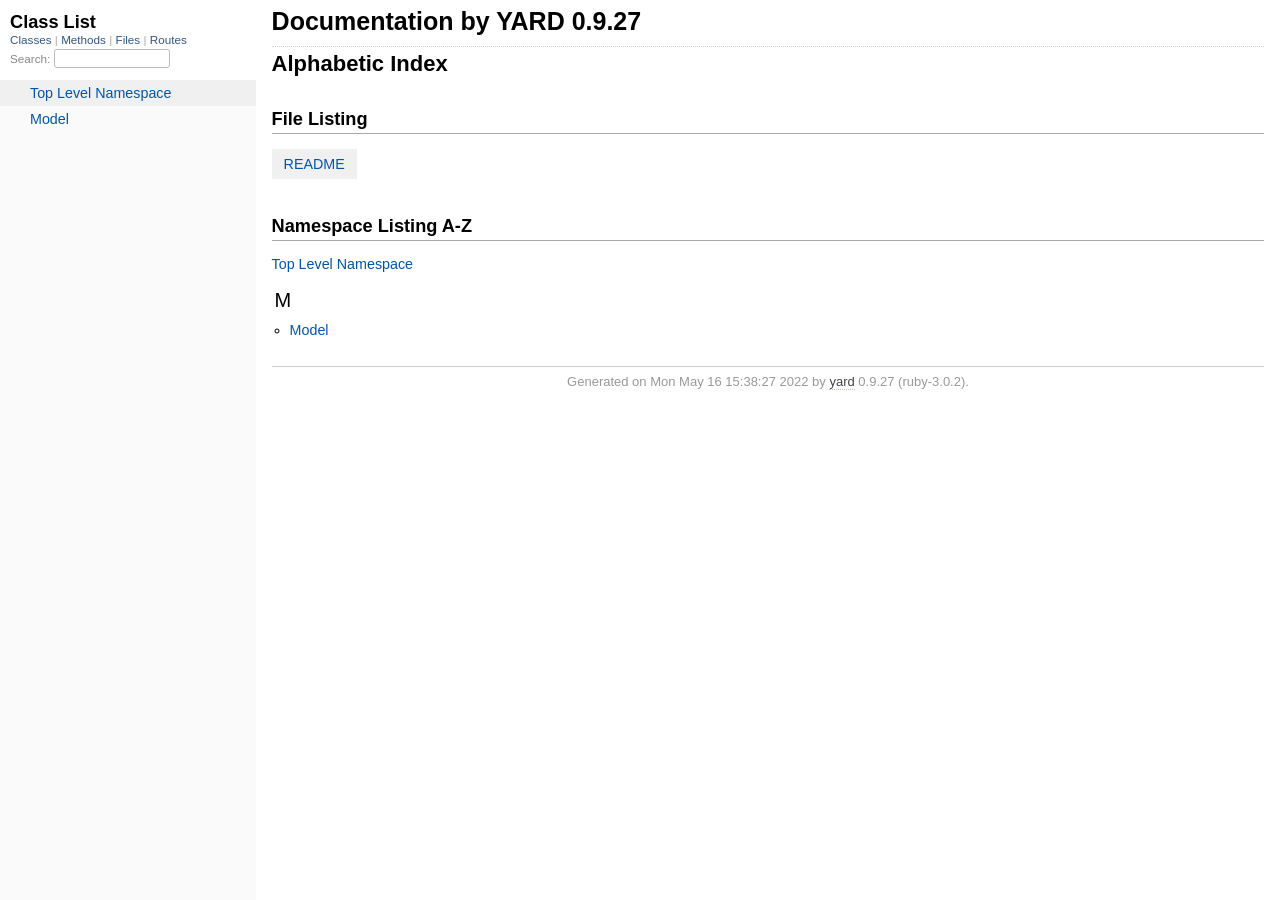
<file: doc/_index.html>
<!DOCTYPE html>
<html>
  <head>
    <meta charset="utf-8">
<meta name="viewport" content="width=device-width, initial-scale=1.0">
<title>
  Documentation by YARD 0.9.27
  
</title>

  <link rel="stylesheet" href="css/style.css" type="text/css" />

  <link rel="stylesheet" href="css/common.css" type="text/css" />

<script type="text/javascript">
  pathId = null;
  relpath = '';
</script>


  <script type="text/javascript" charset="utf-8" src="js/jquery.js"></script>

  <script type="text/javascript" charset="utf-8" src="js/app.js"></script>

  <script type="text/javascript" charset="utf-8" src="js/custom.js"></script>


  </head>
  <body>
    <div class="nav_wrap">
      <iframe id="nav" src="class_list.html?1"></iframe>
      <div id="resizer"></div>
    </div>

    <div id="main" tabindex="-1">
      <div id="header">
        <div id="menu">
  
</div>

        <div id="search">
  
    <a class="full_list_link" id="class_list_link"
        href="class_list.html">

        <svg width="24" height="24">
          <rect x="0" y="4" width="24" height="4" rx="1" ry="1"></rect>
          <rect x="0" y="12" width="24" height="4" rx="1" ry="1"></rect>
          <rect x="0" y="20" width="24" height="4" rx="1" ry="1"></rect>
        </svg>
    </a>
  
</div>
        <div class="clear"></div>
      </div>

      <div id="content"><h1 class="noborder title">Documentation by YARD 0.9.27</h1>
<div id="listing">
  <h1 class="alphaindex">Alphabetic Index</h1>
  
  <h2>File Listing</h2>
  <ul id="files" class="index_inline_list">
  
  
    <li class="r1"><a href="index.html" title="README">README</a></li>
    
  
  </ul>

<div class="clear"></div>
<h2>Namespace Listing A-Z</h2>


  <ul class="toplevel"><li><span class='object_link'><a href="top-level-namespace.html" title="Top Level Namespace (root)">Top Level Namespace</a></span></li></ul>



<table>
  <tr>
    <td valign='top' width="33%">
      
        
        <ul id="alpha_M" class="alpha">
          <li class="letter">M</li>
          <ul>
            
              <li>
                <span class='object_link'><a href="Model.html" title="Model (module)">Model</a></span>
                
              </li>
            
          </ul>
        </ul>
      
    </td>
  </tr>
</table>

</div>

</div>

      <div id="footer">
  Generated on Mon May 16 15:38:27 2022 by
  <a href="http://yardoc.org" title="Yay! A Ruby Documentation Tool" target="_parent">yard</a>
  0.9.27 (ruby-3.0.2).
</div>

    </div>
  </body>
</html>
</file>
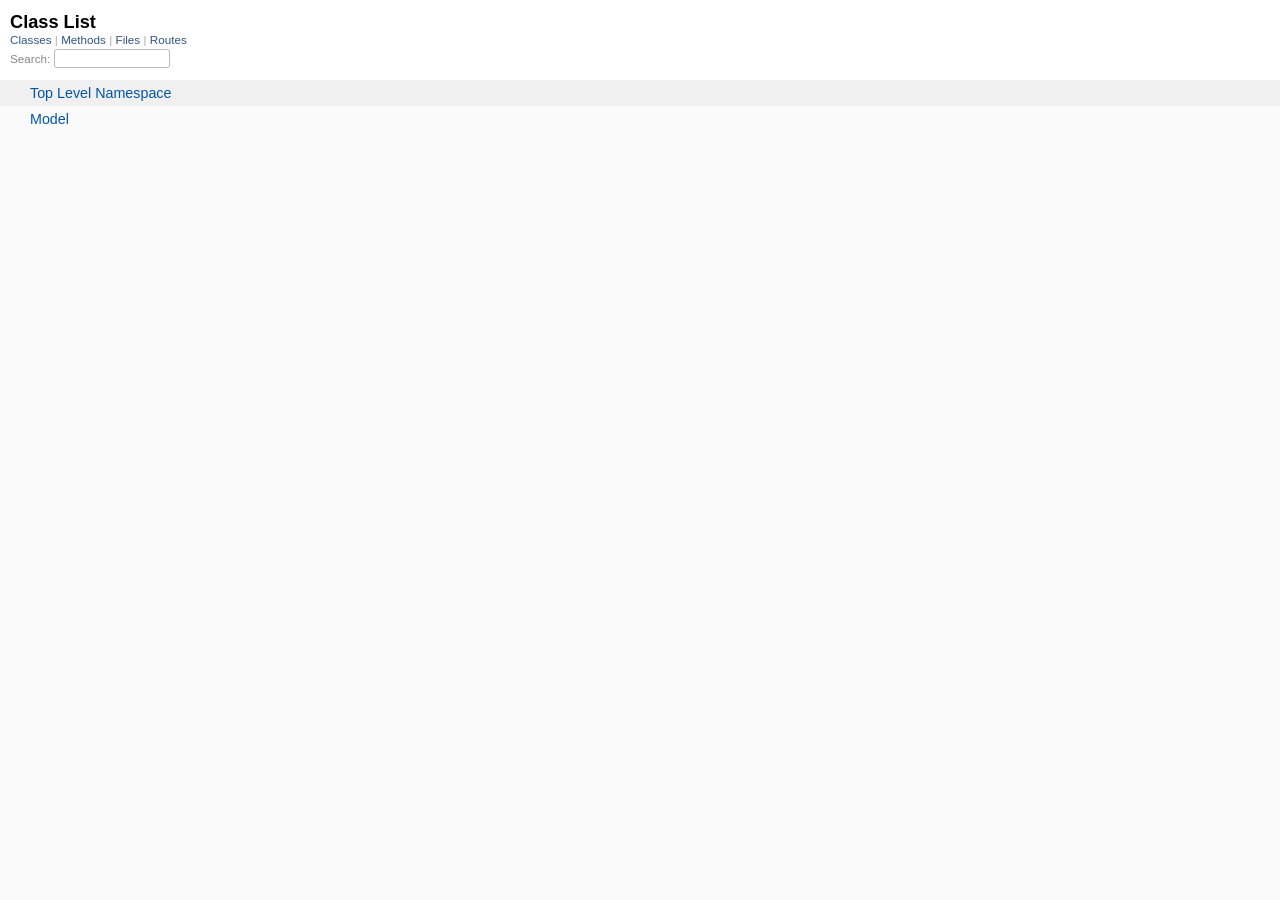
<file: doc/class_list.html>
<!DOCTYPE html>
<html>
  <head>
    <meta name="viewport" content="width=device-width, initial-scale=1.0">
    <meta charset="utf-8" />
    
      <link rel="stylesheet" href="css/full_list.css" type="text/css" media="screen" />
    
      <link rel="stylesheet" href="css/common.css" type="text/css" media="screen" />
    

    
      <script type="text/javascript" charset="utf-8" src="js/jquery.js"></script>
    
      <script type="text/javascript" charset="utf-8" src="js/full_list.js"></script>
    

    <title>Class List</title>
    <base id="base_target" target="_parent" />
  </head>
  <body>
    <div id="content">
      <div class="fixed_header">
        <h1 id="full_list_header">Class List</h1>
        <div id="full_list_nav">
          
            <span><a target="_self" href="class_list.html">
              Classes
            </a></span>
          
            <span><a target="_self" href="method_list.html">
              Methods
            </a></span>
          
            <span><a target="_self" href="file_list.html">
              Files
            </a></span>
          
            <span><a target="_self" href="route_list.html">
              Routes
            </a></span>
          
        </div>

        <div id="search">Search: <input type="text" /></div>
      </div>

      <ul id="full_list" class="class">
        <li id="object_" class="odd"><div class="item" style="padding-left:30px"><span class='object_link'><a href="top-level-namespace.html" title="Top Level Namespace (root)">Top Level Namespace</a></span></div></li>
<li id='object_Model' class='even'><div class='item' style='padding-left:30px'><span class='object_link'><a href="Model.html" title="Model (module)">Model</a></span><small class='search_info'>Top Level Namespace</small></div></li>

      </ul>
    </div>
  </body>
</html>
</file>
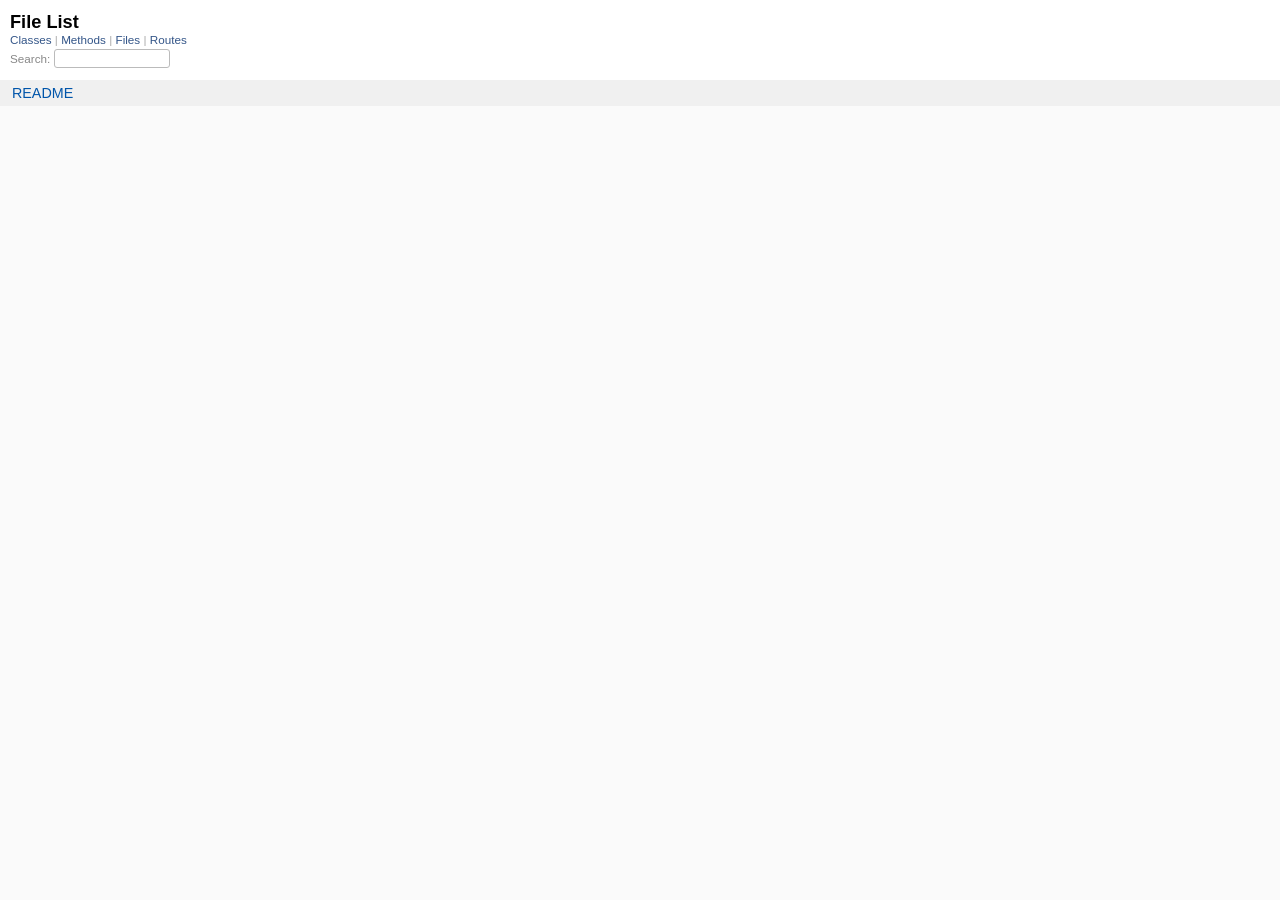
<file: doc/file_list.html>
<!DOCTYPE html>
<html>
  <head>
    <meta name="viewport" content="width=device-width, initial-scale=1.0">
    <meta charset="utf-8" />
    
      <link rel="stylesheet" href="css/full_list.css" type="text/css" media="screen" />
    
      <link rel="stylesheet" href="css/common.css" type="text/css" media="screen" />
    

    
      <script type="text/javascript" charset="utf-8" src="js/jquery.js"></script>
    
      <script type="text/javascript" charset="utf-8" src="js/full_list.js"></script>
    

    <title>File List</title>
    <base id="base_target" target="_parent" />
  </head>
  <body>
    <div id="content">
      <div class="fixed_header">
        <h1 id="full_list_header">File List</h1>
        <div id="full_list_nav">
          
            <span><a target="_self" href="class_list.html">
              Classes
            </a></span>
          
            <span><a target="_self" href="method_list.html">
              Methods
            </a></span>
          
            <span><a target="_self" href="file_list.html">
              Files
            </a></span>
          
            <span><a target="_self" href="route_list.html">
              Routes
            </a></span>
          
        </div>

        <div id="search">Search: <input type="text" /></div>
      </div>

      <ul id="full_list" class="file">
        

  <li id="object_README" class="odd">
    <div class="item"><span class="object_link"><a href="index.html" title="README">README</a></span></div>
  </li>
  


      </ul>
    </div>
  </body>
</html>
</file>
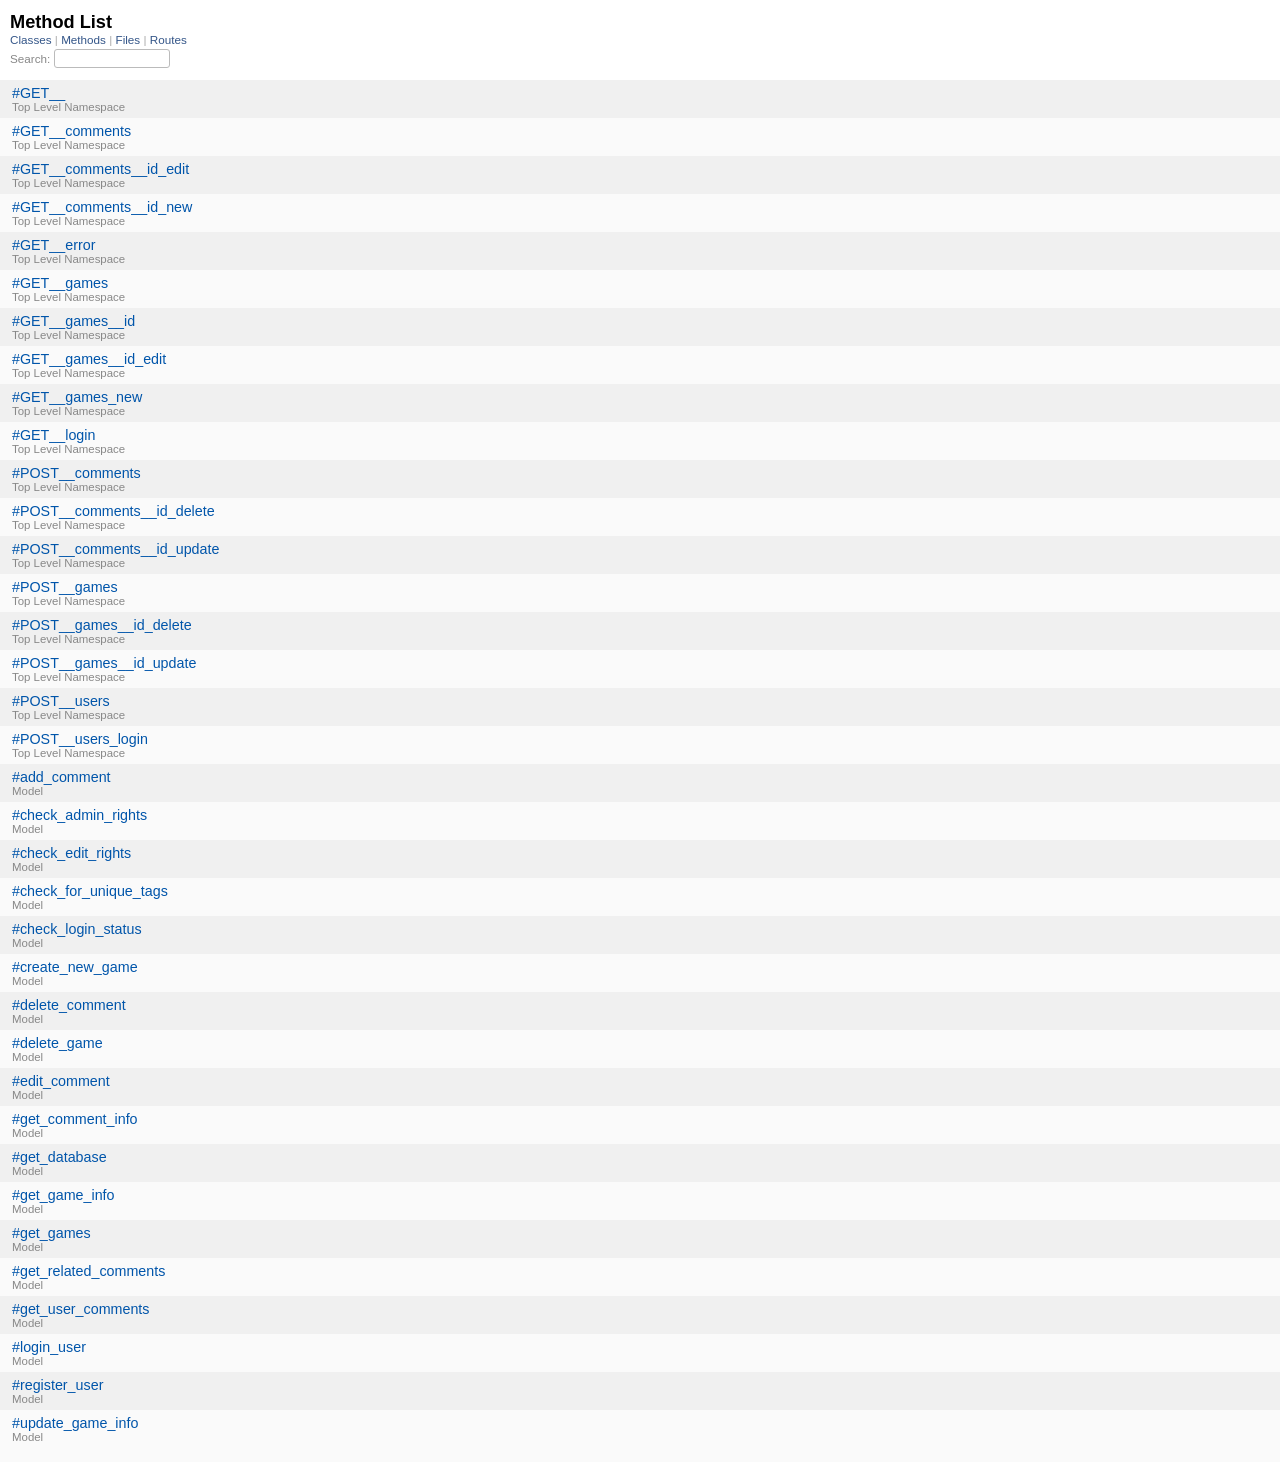
<file: doc/method_list.html>
<!DOCTYPE html>
<html>
  <head>
    <meta name="viewport" content="width=device-width, initial-scale=1.0">
    <meta charset="utf-8" />
    
      <link rel="stylesheet" href="css/full_list.css" type="text/css" media="screen" />
    
      <link rel="stylesheet" href="css/common.css" type="text/css" media="screen" />
    

    
      <script type="text/javascript" charset="utf-8" src="js/jquery.js"></script>
    
      <script type="text/javascript" charset="utf-8" src="js/full_list.js"></script>
    

    <title>Method List</title>
    <base id="base_target" target="_parent" />
  </head>
  <body>
    <div id="content">
      <div class="fixed_header">
        <h1 id="full_list_header">Method List</h1>
        <div id="full_list_nav">
          
            <span><a target="_self" href="class_list.html">
              Classes
            </a></span>
          
            <span><a target="_self" href="method_list.html">
              Methods
            </a></span>
          
            <span><a target="_self" href="file_list.html">
              Files
            </a></span>
          
            <span><a target="_self" href="route_list.html">
              Routes
            </a></span>
          
        </div>

        <div id="search">Search: <input type="text" /></div>
      </div>

      <ul id="full_list" class="method">
        

  <li class="odd ">
    <div class="item">
      <span class='object_link'><a href="top-level-namespace.html#GET__-instance_method" title="#GET__ (method)">#GET__</a></span>
      <small>Top Level Namespace</small>
    </div>
  </li>
  

  <li class="even ">
    <div class="item">
      <span class='object_link'><a href="top-level-namespace.html#GET__comments-instance_method" title="#GET__comments (method)">#GET__comments</a></span>
      <small>Top Level Namespace</small>
    </div>
  </li>
  

  <li class="odd ">
    <div class="item">
      <span class='object_link'><a href="top-level-namespace.html#GET__comments__id_edit-instance_method" title="#GET__comments__id_edit (method)">#GET__comments__id_edit</a></span>
      <small>Top Level Namespace</small>
    </div>
  </li>
  

  <li class="even ">
    <div class="item">
      <span class='object_link'><a href="top-level-namespace.html#GET__comments__id_new-instance_method" title="#GET__comments__id_new (method)">#GET__comments__id_new</a></span>
      <small>Top Level Namespace</small>
    </div>
  </li>
  

  <li class="odd ">
    <div class="item">
      <span class='object_link'><a href="top-level-namespace.html#GET__error-instance_method" title="#GET__error (method)">#GET__error</a></span>
      <small>Top Level Namespace</small>
    </div>
  </li>
  

  <li class="even ">
    <div class="item">
      <span class='object_link'><a href="top-level-namespace.html#GET__games-instance_method" title="#GET__games (method)">#GET__games</a></span>
      <small>Top Level Namespace</small>
    </div>
  </li>
  

  <li class="odd ">
    <div class="item">
      <span class='object_link'><a href="top-level-namespace.html#GET__games__id-instance_method" title="#GET__games__id (method)">#GET__games__id</a></span>
      <small>Top Level Namespace</small>
    </div>
  </li>
  

  <li class="even ">
    <div class="item">
      <span class='object_link'><a href="top-level-namespace.html#GET__games__id_edit-instance_method" title="#GET__games__id_edit (method)">#GET__games__id_edit</a></span>
      <small>Top Level Namespace</small>
    </div>
  </li>
  

  <li class="odd ">
    <div class="item">
      <span class='object_link'><a href="top-level-namespace.html#GET__games_new-instance_method" title="#GET__games_new (method)">#GET__games_new</a></span>
      <small>Top Level Namespace</small>
    </div>
  </li>
  

  <li class="even ">
    <div class="item">
      <span class='object_link'><a href="top-level-namespace.html#GET__login-instance_method" title="#GET__login (method)">#GET__login</a></span>
      <small>Top Level Namespace</small>
    </div>
  </li>
  

  <li class="odd ">
    <div class="item">
      <span class='object_link'><a href="top-level-namespace.html#POST__comments-instance_method" title="#POST__comments (method)">#POST__comments</a></span>
      <small>Top Level Namespace</small>
    </div>
  </li>
  

  <li class="even ">
    <div class="item">
      <span class='object_link'><a href="top-level-namespace.html#POST__comments__id_delete-instance_method" title="#POST__comments__id_delete (method)">#POST__comments__id_delete</a></span>
      <small>Top Level Namespace</small>
    </div>
  </li>
  

  <li class="odd ">
    <div class="item">
      <span class='object_link'><a href="top-level-namespace.html#POST__comments__id_update-instance_method" title="#POST__comments__id_update (method)">#POST__comments__id_update</a></span>
      <small>Top Level Namespace</small>
    </div>
  </li>
  

  <li class="even ">
    <div class="item">
      <span class='object_link'><a href="top-level-namespace.html#POST__games-instance_method" title="#POST__games (method)">#POST__games</a></span>
      <small>Top Level Namespace</small>
    </div>
  </li>
  

  <li class="odd ">
    <div class="item">
      <span class='object_link'><a href="top-level-namespace.html#POST__games__id_delete-instance_method" title="#POST__games__id_delete (method)">#POST__games__id_delete</a></span>
      <small>Top Level Namespace</small>
    </div>
  </li>
  

  <li class="even ">
    <div class="item">
      <span class='object_link'><a href="top-level-namespace.html#POST__games__id_update-instance_method" title="#POST__games__id_update (method)">#POST__games__id_update</a></span>
      <small>Top Level Namespace</small>
    </div>
  </li>
  

  <li class="odd ">
    <div class="item">
      <span class='object_link'><a href="top-level-namespace.html#POST__users-instance_method" title="#POST__users (method)">#POST__users</a></span>
      <small>Top Level Namespace</small>
    </div>
  </li>
  

  <li class="even ">
    <div class="item">
      <span class='object_link'><a href="top-level-namespace.html#POST__users_login-instance_method" title="#POST__users_login (method)">#POST__users_login</a></span>
      <small>Top Level Namespace</small>
    </div>
  </li>
  

  <li class="odd ">
    <div class="item">
      <span class='object_link'><a href="Model.html#add_comment-instance_method" title="Model#add_comment (method)">#add_comment</a></span>
      <small>Model</small>
    </div>
  </li>
  

  <li class="even ">
    <div class="item">
      <span class='object_link'><a href="Model.html#check_admin_rights-instance_method" title="Model#check_admin_rights (method)">#check_admin_rights</a></span>
      <small>Model</small>
    </div>
  </li>
  

  <li class="odd ">
    <div class="item">
      <span class='object_link'><a href="Model.html#check_edit_rights-instance_method" title="Model#check_edit_rights (method)">#check_edit_rights</a></span>
      <small>Model</small>
    </div>
  </li>
  

  <li class="even ">
    <div class="item">
      <span class='object_link'><a href="Model.html#check_for_unique_tags-instance_method" title="Model#check_for_unique_tags (method)">#check_for_unique_tags</a></span>
      <small>Model</small>
    </div>
  </li>
  

  <li class="odd ">
    <div class="item">
      <span class='object_link'><a href="Model.html#check_login_status-instance_method" title="Model#check_login_status (method)">#check_login_status</a></span>
      <small>Model</small>
    </div>
  </li>
  

  <li class="even ">
    <div class="item">
      <span class='object_link'><a href="Model.html#create_new_game-instance_method" title="Model#create_new_game (method)">#create_new_game</a></span>
      <small>Model</small>
    </div>
  </li>
  

  <li class="odd ">
    <div class="item">
      <span class='object_link'><a href="Model.html#delete_comment-instance_method" title="Model#delete_comment (method)">#delete_comment</a></span>
      <small>Model</small>
    </div>
  </li>
  

  <li class="even ">
    <div class="item">
      <span class='object_link'><a href="Model.html#delete_game-instance_method" title="Model#delete_game (method)">#delete_game</a></span>
      <small>Model</small>
    </div>
  </li>
  

  <li class="odd ">
    <div class="item">
      <span class='object_link'><a href="Model.html#edit_comment-instance_method" title="Model#edit_comment (method)">#edit_comment</a></span>
      <small>Model</small>
    </div>
  </li>
  

  <li class="even ">
    <div class="item">
      <span class='object_link'><a href="Model.html#get_comment_info-instance_method" title="Model#get_comment_info (method)">#get_comment_info</a></span>
      <small>Model</small>
    </div>
  </li>
  

  <li class="odd ">
    <div class="item">
      <span class='object_link'><a href="Model.html#get_database-instance_method" title="Model#get_database (method)">#get_database</a></span>
      <small>Model</small>
    </div>
  </li>
  

  <li class="even ">
    <div class="item">
      <span class='object_link'><a href="Model.html#get_game_info-instance_method" title="Model#get_game_info (method)">#get_game_info</a></span>
      <small>Model</small>
    </div>
  </li>
  

  <li class="odd ">
    <div class="item">
      <span class='object_link'><a href="Model.html#get_games-instance_method" title="Model#get_games (method)">#get_games</a></span>
      <small>Model</small>
    </div>
  </li>
  

  <li class="even ">
    <div class="item">
      <span class='object_link'><a href="Model.html#get_related_comments-instance_method" title="Model#get_related_comments (method)">#get_related_comments</a></span>
      <small>Model</small>
    </div>
  </li>
  

  <li class="odd ">
    <div class="item">
      <span class='object_link'><a href="Model.html#get_user_comments-instance_method" title="Model#get_user_comments (method)">#get_user_comments</a></span>
      <small>Model</small>
    </div>
  </li>
  

  <li class="even ">
    <div class="item">
      <span class='object_link'><a href="Model.html#login_user-instance_method" title="Model#login_user (method)">#login_user</a></span>
      <small>Model</small>
    </div>
  </li>
  

  <li class="odd ">
    <div class="item">
      <span class='object_link'><a href="Model.html#register_user-instance_method" title="Model#register_user (method)">#register_user</a></span>
      <small>Model</small>
    </div>
  </li>
  

  <li class="even ">
    <div class="item">
      <span class='object_link'><a href="Model.html#update_game_info-instance_method" title="Model#update_game_info (method)">#update_game_info</a></span>
      <small>Model</small>
    </div>
  </li>
  


      </ul>
    </div>
  </body>
</html>
</file>
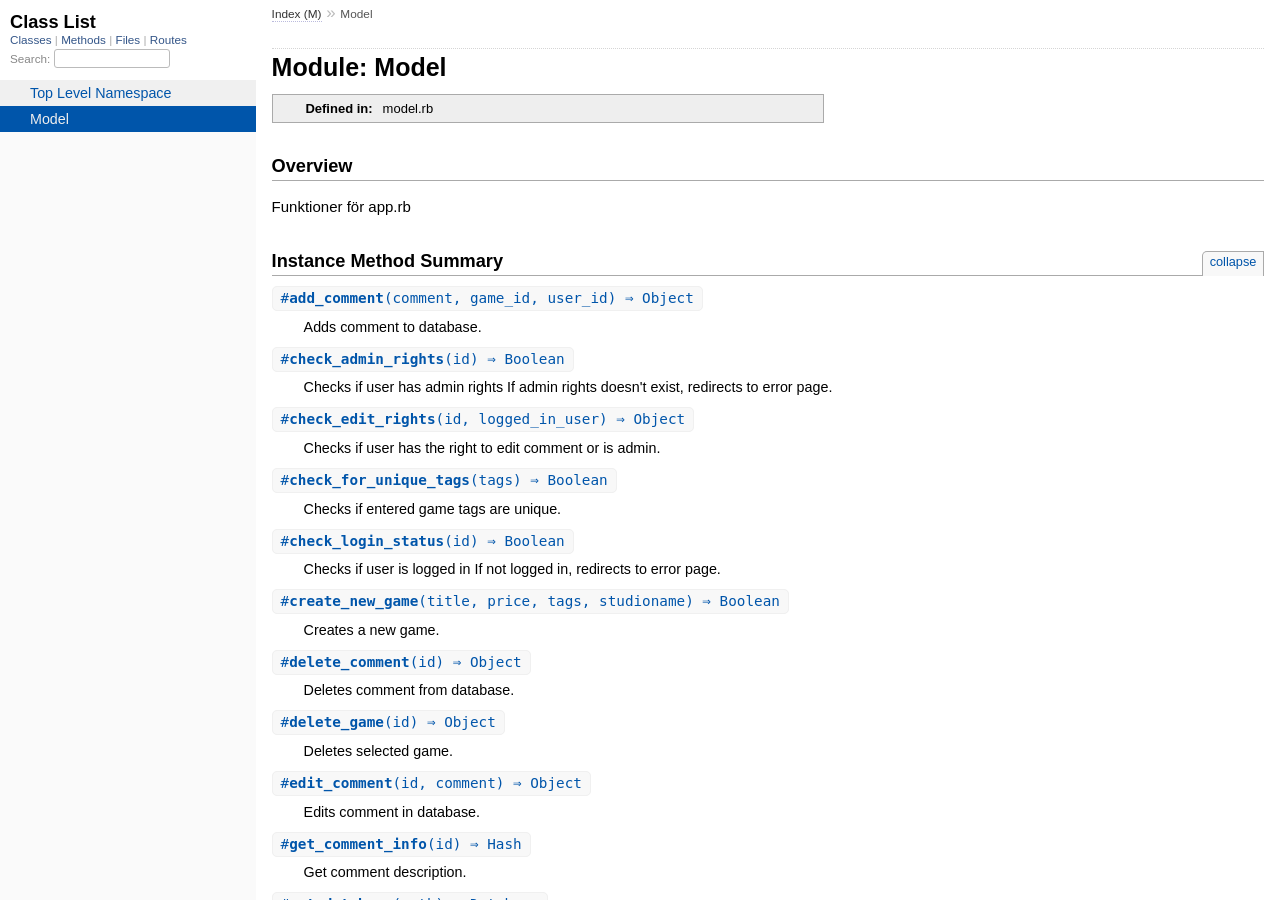
<file: doc/Model.html>
<!DOCTYPE html>
<html>
  <head>
    <meta charset="utf-8">
<meta name="viewport" content="width=device-width, initial-scale=1.0">
<title>
  Module: Model
  
    &mdash; Documentation by YARD 0.9.27
  
</title>

  <link rel="stylesheet" href="css/style.css" type="text/css" />

  <link rel="stylesheet" href="css/common.css" type="text/css" />

<script type="text/javascript">
  pathId = "Model";
  relpath = '';
</script>


  <script type="text/javascript" charset="utf-8" src="js/jquery.js"></script>

  <script type="text/javascript" charset="utf-8" src="js/app.js"></script>

  <script type="text/javascript" charset="utf-8" src="js/custom.js"></script>


  </head>
  <body>
    <div class="nav_wrap">
      <iframe id="nav" src="class_list.html?1"></iframe>
      <div id="resizer"></div>
    </div>

    <div id="main" tabindex="-1">
      <div id="header">
        <div id="menu">
  
    <a href="_index.html">Index (M)</a> &raquo;
    
    
    <span class="title">Model</span>
  
</div>

        <div id="search">
  
    <a class="full_list_link" id="class_list_link"
        href="class_list.html">

        <svg width="24" height="24">
          <rect x="0" y="4" width="24" height="4" rx="1" ry="1"></rect>
          <rect x="0" y="12" width="24" height="4" rx="1" ry="1"></rect>
          <rect x="0" y="20" width="24" height="4" rx="1" ry="1"></rect>
        </svg>
    </a>
  
</div>
        <div class="clear"></div>
      </div>

      <div id="content"><h1>Module: Model
  
  
  
</h1>
<div class="box_info">
  

  
  
  
  
  

  

  
  <dl>
    <dt>Defined in:</dt>
    <dd>model.rb</dd>
  </dl>
  
</div>

<h2>Overview</h2><div class="docstring">
  <div class="discussion">
    
<p>Funktioner för app.rb</p>


  </div>
</div>
<div class="tags">
  



</div>






  
    <h2>
      Instance Method Summary
      <small><a href="#" class="summary_toggle">collapse</a></small>
    </h2>

    <ul class="summary">
      
        <li class="public ">
  <span class="summary_signature">
    
      <a href="#add_comment-instance_method" title="#add_comment (instance method)">#<strong>add_comment</strong>(comment, game_id, user_id)  &#x21d2; Object </a>
    

    
  </span>
  
  
  
  
  
  
  

  
    <span class="summary_desc"><div class='inline'>
<p>Adds comment to database.</p>
</div></span>
  
</li>

      
        <li class="public ">
  <span class="summary_signature">
    
      <a href="#check_admin_rights-instance_method" title="#check_admin_rights (instance method)">#<strong>check_admin_rights</strong>(id)  &#x21d2; Boolean </a>
    

    
  </span>
  
  
  
  
  
  
  

  
    <span class="summary_desc"><div class='inline'>
<p>Checks if user has admin rights If admin rights doesn&#39;t exist, redirects to error page.</p>
</div></span>
  
</li>

      
        <li class="public ">
  <span class="summary_signature">
    
      <a href="#check_edit_rights-instance_method" title="#check_edit_rights (instance method)">#<strong>check_edit_rights</strong>(id, logged_in_user)  &#x21d2; Object </a>
    

    
  </span>
  
  
  
  
  
  
  

  
    <span class="summary_desc"><div class='inline'>
<p>Checks if user has the right to edit comment or is admin.</p>
</div></span>
  
</li>

      
        <li class="public ">
  <span class="summary_signature">
    
      <a href="#check_for_unique_tags-instance_method" title="#check_for_unique_tags (instance method)">#<strong>check_for_unique_tags</strong>(tags)  &#x21d2; Boolean </a>
    

    
  </span>
  
  
  
  
  
  
  

  
    <span class="summary_desc"><div class='inline'>
<p>Checks if entered game tags are unique.</p>
</div></span>
  
</li>

      
        <li class="public ">
  <span class="summary_signature">
    
      <a href="#check_login_status-instance_method" title="#check_login_status (instance method)">#<strong>check_login_status</strong>(id)  &#x21d2; Boolean </a>
    

    
  </span>
  
  
  
  
  
  
  

  
    <span class="summary_desc"><div class='inline'>
<p>Checks if user is logged in If not logged in, redirects to error page.</p>
</div></span>
  
</li>

      
        <li class="public ">
  <span class="summary_signature">
    
      <a href="#create_new_game-instance_method" title="#create_new_game (instance method)">#<strong>create_new_game</strong>(title, price, tags, studioname)  &#x21d2; Boolean </a>
    

    
  </span>
  
  
  
  
  
  
  

  
    <span class="summary_desc"><div class='inline'>
<p>Creates a new game.</p>
</div></span>
  
</li>

      
        <li class="public ">
  <span class="summary_signature">
    
      <a href="#delete_comment-instance_method" title="#delete_comment (instance method)">#<strong>delete_comment</strong>(id)  &#x21d2; Object </a>
    

    
  </span>
  
  
  
  
  
  
  

  
    <span class="summary_desc"><div class='inline'>
<p>Deletes comment from database.</p>
</div></span>
  
</li>

      
        <li class="public ">
  <span class="summary_signature">
    
      <a href="#delete_game-instance_method" title="#delete_game (instance method)">#<strong>delete_game</strong>(id)  &#x21d2; Object </a>
    

    
  </span>
  
  
  
  
  
  
  

  
    <span class="summary_desc"><div class='inline'>
<p>Deletes selected game.</p>
</div></span>
  
</li>

      
        <li class="public ">
  <span class="summary_signature">
    
      <a href="#edit_comment-instance_method" title="#edit_comment (instance method)">#<strong>edit_comment</strong>(id, comment)  &#x21d2; Object </a>
    

    
  </span>
  
  
  
  
  
  
  

  
    <span class="summary_desc"><div class='inline'>
<p>Edits comment in database.</p>
</div></span>
  
</li>

      
        <li class="public ">
  <span class="summary_signature">
    
      <a href="#get_comment_info-instance_method" title="#get_comment_info (instance method)">#<strong>get_comment_info</strong>(id)  &#x21d2; Hash </a>
    

    
  </span>
  
  
  
  
  
  
  

  
    <span class="summary_desc"><div class='inline'>
<p>Get comment description.</p>
</div></span>
  
</li>

      
        <li class="public ">
  <span class="summary_signature">
    
      <a href="#get_database-instance_method" title="#get_database (instance method)">#<strong>get_database</strong>(path)  &#x21d2; Database </a>
    

    
  </span>
  
  
  
  
  
  
  

  
    <span class="summary_desc"><div class='inline'>
<p>Gets a database object.</p>
</div></span>
  
</li>

      
        <li class="public ">
  <span class="summary_signature">
    
      <a href="#get_game_info-instance_method" title="#get_game_info (instance method)">#<strong>get_game_info</strong>(id)  &#x21d2; Array </a>
    

    
  </span>
  
  
  
  
  
  
  

  
    <span class="summary_desc"><div class='inline'>
<p>Gets info about a game.</p>
</div></span>
  
</li>

      
        <li class="public ">
  <span class="summary_signature">
    
      <a href="#get_games-instance_method" title="#get_games (instance method)">#<strong>get_games</strong>  &#x21d2; Hash </a>
    

    
  </span>
  
  
  
  
  
  
  

  
    <span class="summary_desc"><div class='inline'>
<p>Gets all games from database.</p>
</div></span>
  
</li>

      
        <li class="public ">
  <span class="summary_signature">
    
      <a href="#get_related_comments-instance_method" title="#get_related_comments (instance method)">#<strong>get_related_comments</strong>(game_id)  &#x21d2; Array </a>
    

    
  </span>
  
  
  
  
  
  
  

  
    <span class="summary_desc"><div class='inline'>
<p>Gets all comments related to current game.</p>
</div></span>
  
</li>

      
        <li class="public ">
  <span class="summary_signature">
    
      <a href="#get_user_comments-instance_method" title="#get_user_comments (instance method)">#<strong>get_user_comments</strong>(user_id)  &#x21d2; Array </a>
    

    
  </span>
  
  
  
  
  
  
  

  
    <span class="summary_desc"><div class='inline'>
<p>Gets all comments related to current user.</p>
</div></span>
  
</li>

      
        <li class="public ">
  <span class="summary_signature">
    
      <a href="#login_user-instance_method" title="#login_user (instance method)">#<strong>login_user</strong>(username, password)  &#x21d2; Array </a>
    

    
  </span>
  
  
  
  
  
  
  

  
    <span class="summary_desc"><div class='inline'>
<p>Logins user depending on username and password If login is successful then redirects to /games Otherwise redirects to /error.</p>
</div></span>
  
</li>

      
        <li class="public ">
  <span class="summary_signature">
    
      <a href="#register_user-instance_method" title="#register_user (instance method)">#<strong>register_user</strong>(username, password, password_confirm, usertype, admin_key)  &#x21d2; Boolean </a>
    

    
  </span>
  
  
  
  
  
  
  

  
    <span class="summary_desc"><div class='inline'>
<p>Adds user to database and redirects to start page If adding new user failed, redirects to /error.</p>
</div></span>
  
</li>

      
        <li class="public ">
  <span class="summary_signature">
    
      <a href="#update_game_info-instance_method" title="#update_game_info (instance method)">#<strong>update_game_info</strong>(id, title, price, tags, studio_name)  &#x21d2; Object </a>
    

    
  </span>
  
  
  
  
  
  
  

  
    <span class="summary_desc"><div class='inline'>
<p>Edits game information and redirects to /games.</p>
</div></span>
  
</li>

      
    </ul>
  



  <div id="instance_method_details" class="method_details_list">
    <h2>Instance Method Details</h2>

    
      <div class="method_details first">
  <h3 class="signature first" id="add_comment-instance_method">
  
    #<strong>add_comment</strong>(comment, game_id, user_id)  &#x21d2; <tt>Object</tt> 
  

  

  
</h3><div class="docstring">
  <div class="discussion">
    
<p>Adds comment to database</p>


  </div>
</div>
<div class="tags">
  <p class="tag_title">Parameters:</p>
<ul class="param">
  
    <li>
      
        <span class='name'>comment,</span>
      
      
        <span class='type'>(<tt>String</tt>)</span>
      
      
      
        &mdash;
        <div class='inline'>
<p>comment from user</p>
</div>
      
    </li>
  
    <li>
      
        <span class='name'>game_id,</span>
      
      
        <span class='type'>(<tt>Integer</tt>)</span>
      
      
      
        &mdash;
        <div class='inline'>
<p>id of current game</p>
</div>
      
    </li>
  
    <li>
      
        <span class='name'>user_id,</span>
      
      
        <span class='type'>(<tt>Integer</tt>)</span>
      
      
      
        &mdash;
        <div class='inline'>
<p>id of current user</p>
</div>
      
    </li>
  
</ul>


  <p class="tag_title">See Also:</p>
  <ul class="see">
    
      <li><span class='object_link'><a href="#get_database-instance_method" title="Model#get_database (method)">#get_database</a></span></li>
    
  </ul>



</div><table class="source_code">
  <tr>
    <td>
      <pre class="lines">


250
251
252
253</pre>
    </td>
    <td>
      <pre class="code"><span class="info file"># File 'model.rb', line 250</span>

<span class='kw'>def</span> <span class='id identifier rubyid_add_comment'>add_comment</span><span class='lparen'>(</span><span class='id identifier rubyid_comment'>comment</span><span class='comma'>,</span><span class='id identifier rubyid_game_id'>game_id</span><span class='comma'>,</span><span class='id identifier rubyid_user_id'>user_id</span><span class='rparen'>)</span>
    <span class='id identifier rubyid_db'>db</span> <span class='op'>=</span> <span class='id identifier rubyid_get_database'><span class='object_link'><a href="#get_database-instance_method" title="Model#get_database (method)">get_database</a></span></span><span class='lparen'>(</span><span class='tstring'><span class='tstring_beg'>&#39;</span><span class='tstring_content'>db/data.db</span><span class='tstring_end'>&#39;</span></span><span class='rparen'>)</span>
    <span class='id identifier rubyid_db'>db</span><span class='period'>.</span><span class='id identifier rubyid_execute'>execute</span><span class='lparen'>(</span><span class='tstring'><span class='tstring_beg'>&quot;</span><span class='tstring_content'>INSERT INTO game_user_relation (game_id,user_id,comment) VALUES (?,?,?)</span><span class='tstring_end'>&quot;</span></span><span class='comma'>,</span><span class='id identifier rubyid_game_id'>game_id</span><span class='comma'>,</span><span class='id identifier rubyid_user_id'>user_id</span><span class='comma'>,</span><span class='id identifier rubyid_comment'>comment</span><span class='rparen'>)</span>
<span class='kw'>end</span></pre>
    </td>
  </tr>
</table>
</div>
    
      <div class="method_details ">
  <h3 class="signature " id="check_admin_rights-instance_method">
  
    #<strong>check_admin_rights</strong>(id)  &#x21d2; <tt>Boolean</tt> 
  

  

  
</h3><div class="docstring">
  <div class="discussion">
    
<p>Checks if user has admin rights If admin rights doesn&#39;t exist, redirects to error page</p>


  </div>
</div>
<div class="tags">
  <p class="tag_title">Parameters:</p>
<ul class="param">
  
    <li>
      
        <span class='name'>id,</span>
      
      
        <span class='type'>(<tt>Integer</tt>)</span>
      
      
      
        &mdash;
        <div class='inline'>
<p>id of user who is logged in</p>
</div>
      
    </li>
  
</ul>

<p class="tag_title">Returns:</p>
<ul class="return">
  
    <li>
      
      
        <span class='type'>(<tt>Boolean</tt>)</span>
      
      
      
        &mdash;
        <div class='inline'>
<p>returns false if no account is logged in</p>
</div>
      
    </li>
  
</ul>

  <p class="tag_title">See Also:</p>
  <ul class="see">
    
      <li><span class='object_link'><a href="#get_database-instance_method" title="Model#get_database (method)">#get_database</a></span></li>
    
  </ul>



</div><table class="source_code">
  <tr>
    <td>
      <pre class="lines">


36
37
38
39
40
41
42
43</pre>
    </td>
    <td>
      <pre class="code"><span class="info file"># File 'model.rb', line 36</span>

<span class='kw'>def</span> <span class='id identifier rubyid_check_admin_rights'>check_admin_rights</span><span class='lparen'>(</span><span class='id identifier rubyid_id'>id</span><span class='rparen'>)</span>
    <span class='id identifier rubyid_db'>db</span> <span class='op'>=</span> <span class='id identifier rubyid_get_database'><span class='object_link'><a href="#get_database-instance_method" title="Model#get_database (method)">get_database</a></span></span><span class='lparen'>(</span><span class='tstring'><span class='tstring_beg'>&#39;</span><span class='tstring_content'>db/data.db</span><span class='tstring_end'>&#39;</span></span><span class='rparen'>)</span>
    <span class='id identifier rubyid_user'>user</span> <span class='op'>=</span> <span class='id identifier rubyid_db'>db</span><span class='period'>.</span><span class='id identifier rubyid_execute'>execute</span><span class='lparen'>(</span><span class='tstring'><span class='tstring_beg'>&quot;</span><span class='tstring_content'>SELECT usertype FROM users WHERE id = ?</span><span class='tstring_end'>&quot;</span></span><span class='comma'>,</span><span class='id identifier rubyid_id'>id</span><span class='rparen'>)</span><span class='period'>.</span><span class='id identifier rubyid_first'>first</span>
    <span class='kw'>if</span> <span class='id identifier rubyid_user'>user</span><span class='lbracket'>[</span><span class='tstring'><span class='tstring_beg'>&quot;</span><span class='tstring_content'>usertype</span><span class='tstring_end'>&quot;</span></span><span class='rbracket'>]</span> <span class='op'>!=</span> <span class='int'>2</span>
        <span class='kw'>return</span> <span class='kw'>false</span>
    <span class='kw'>end</span>
    <span class='kw'>return</span> <span class='kw'>true</span>
<span class='kw'>end</span></pre>
    </td>
  </tr>
</table>
</div>
    
      <div class="method_details ">
  <h3 class="signature " id="check_edit_rights-instance_method">
  
    #<strong>check_edit_rights</strong>(id, logged_in_user)  &#x21d2; <tt>Object</tt> 
  

  

  
</h3><div class="docstring">
  <div class="discussion">
    
<p>Checks if user has the right to edit comment or is admin</p>


  </div>
</div>
<div class="tags">
  <p class="tag_title">Parameters:</p>
<ul class="param">
  
    <li>
      
        <span class='name'></span>
      
      
        <span class='type'></span>
      
      
      
    </li>
  
</ul>


  <p class="tag_title">See Also:</p>
  <ul class="see">
    
      <li><span class='object_link'><a href="#get_database-instance_method" title="Model#get_database (method)">#get_database</a></span></li>
    
  </ul>



</div><table class="source_code">
  <tr>
    <td>
      <pre class="lines">


281
282
283
284
285
286
287
288</pre>
    </td>
    <td>
      <pre class="code"><span class="info file"># File 'model.rb', line 281</span>

<span class='kw'>def</span> <span class='id identifier rubyid_check_edit_rights'>check_edit_rights</span><span class='lparen'>(</span><span class='id identifier rubyid_id'>id</span><span class='comma'>,</span><span class='id identifier rubyid_logged_in_user'>logged_in_user</span><span class='rparen'>)</span>
    <span class='id identifier rubyid_db'>db</span> <span class='op'>=</span> <span class='id identifier rubyid_get_database'><span class='object_link'><a href="#get_database-instance_method" title="Model#get_database (method)">get_database</a></span></span><span class='lparen'>(</span><span class='tstring'><span class='tstring_beg'>&#39;</span><span class='tstring_content'>db/data.db</span><span class='tstring_end'>&#39;</span></span><span class='rparen'>)</span>
    <span class='id identifier rubyid_user'>user</span> <span class='op'>=</span> <span class='id identifier rubyid_db'>db</span><span class='period'>.</span><span class='id identifier rubyid_execute'>execute</span><span class='lparen'>(</span><span class='tstring'><span class='tstring_beg'>&quot;</span><span class='tstring_content'>SELECT user_id FROM game_user_relation WHERE id = ?</span><span class='tstring_end'>&quot;</span></span><span class='comma'>,</span><span class='id identifier rubyid_id'>id</span><span class='rparen'>)</span><span class='period'>.</span><span class='id identifier rubyid_first'>first</span>
    <span class='kw'>if</span> <span class='id identifier rubyid_check_admin_rights'><span class='object_link'><a href="#check_admin_rights-instance_method" title="Model#check_admin_rights (method)">check_admin_rights</a></span></span><span class='lparen'>(</span><span class='id identifier rubyid_logged_in_user'>logged_in_user</span><span class='rparen'>)</span> <span class='kw'>or</span> <span class='id identifier rubyid_logged_in_user'>logged_in_user</span> <span class='op'>==</span> <span class='id identifier rubyid_user'>user</span><span class='lbracket'>[</span><span class='tstring'><span class='tstring_beg'>&#39;</span><span class='tstring_content'>user_id</span><span class='tstring_end'>&#39;</span></span><span class='rbracket'>]</span>
        <span class='kw'>return</span> <span class='kw'>true</span>
    <span class='kw'>end</span>
    <span class='kw'>return</span> <span class='kw'>false</span>
<span class='kw'>end</span></pre>
    </td>
  </tr>
</table>
</div>
    
      <div class="method_details ">
  <h3 class="signature " id="check_for_unique_tags-instance_method">
  
    #<strong>check_for_unique_tags</strong>(tags)  &#x21d2; <tt>Boolean</tt> 
  

  

  
</h3><div class="docstring">
  <div class="discussion">
    
<p>Checks if entered game tags are unique</p>


  </div>
</div>
<div class="tags">
  
<p class="tag_title">Returns:</p>
<ul class="return">
  
    <li>
      
      
        <span class='type'>(<tt>Boolean</tt>)</span>
      
      
      
        &mdash;
        <div class='inline'>
<p>true if all elements are unique</p>
</div>
      
    </li>
  
</ul>



</div><table class="source_code">
  <tr>
    <td>
      <pre class="lines">


50
51
52
53</pre>
    </td>
    <td>
      <pre class="code"><span class="info file"># File 'model.rb', line 50</span>

<span class='kw'>def</span> <span class='id identifier rubyid_check_for_unique_tags'>check_for_unique_tags</span><span class='lparen'>(</span><span class='id identifier rubyid_tags'>tags</span><span class='rparen'>)</span>
    <span class='id identifier rubyid_temp'>temp</span> <span class='op'>=</span> <span class='id identifier rubyid_tags'>tags</span><span class='period'>.</span><span class='id identifier rubyid_uniq'>uniq</span>
    <span class='kw'>return</span> <span class='id identifier rubyid_tags'>tags</span> <span class='op'>==</span> <span class='id identifier rubyid_temp'>temp</span>
<span class='kw'>end</span></pre>
    </td>
  </tr>
</table>
</div>
    
      <div class="method_details ">
  <h3 class="signature " id="check_login_status-instance_method">
  
    #<strong>check_login_status</strong>(id)  &#x21d2; <tt>Boolean</tt> 
  

  

  
</h3><div class="docstring">
  <div class="discussion">
    
<p>Checks if user is logged in If not logged in, redirects to error page</p>


  </div>
</div>
<div class="tags">
  <p class="tag_title">Parameters:</p>
<ul class="param">
  
    <li>
      
        <span class='name'>:id,</span>
      
      
        <span class='type'>(<tt>Integer</tt>)</span>
      
      
      
        &mdash;
        <div class='inline'>
<p>id of user who is logged in</p>
</div>
      
    </li>
  
</ul>

<p class="tag_title">Returns:</p>
<ul class="return">
  
    <li>
      
      
        <span class='type'>(<tt>Boolean</tt>)</span>
      
      
      
        &mdash;
        <div class='inline'>
<p>false if no account is logged in</p>
</div>
      
    </li>
  
</ul>



</div><table class="source_code">
  <tr>
    <td>
      <pre class="lines">


21
22
23
24
25
26</pre>
    </td>
    <td>
      <pre class="code"><span class="info file"># File 'model.rb', line 21</span>

<span class='kw'>def</span> <span class='id identifier rubyid_check_login_status'>check_login_status</span><span class='lparen'>(</span><span class='id identifier rubyid_id'>id</span><span class='rparen'>)</span>
    <span class='kw'>if</span> <span class='id identifier rubyid_id'>id</span> <span class='op'>==</span> <span class='kw'>nil</span>
        <span class='kw'>return</span> <span class='kw'>false</span>
    <span class='kw'>end</span>
    <span class='kw'>return</span> <span class='kw'>true</span>
<span class='kw'>end</span></pre>
    </td>
  </tr>
</table>
</div>
    
      <div class="method_details ">
  <h3 class="signature " id="create_new_game-instance_method">
  
    #<strong>create_new_game</strong>(title, price, tags, studioname)  &#x21d2; <tt>Boolean</tt> 
  

  

  
</h3><div class="docstring">
  <div class="discussion">
    
<p>Creates a new game</p>


  </div>
</div>
<div class="tags">
  <p class="tag_title">Parameters:</p>
<ul class="param">
  
    <li>
      
        <span class='name'>title,</span>
      
      
        <span class='type'>(<tt>String</tt>)</span>
      
      
      
        &mdash;
        <div class='inline'>
<p>The title of the game</p>
</div>
      
    </li>
  
    <li>
      
        <span class='name'>price,</span>
      
      
        <span class='type'>(<tt>Float</tt>)</span>
      
      
      
        &mdash;
        <div class='inline'>
<p>The price of the game</p>
</div>
      
    </li>
  
    <li>
      
        <span class='name'>tags,</span>
      
      
        <span class='type'>(<tt>Array</tt>)</span>
      
      
      
        &mdash;
        <div class='inline'>
<p>An array containing the tags of the game</p>
</div>
      
    </li>
  
    <li>
      
        <span class='name'>studioname,</span>
      
      
        <span class='type'>(<tt>String</tt>)</span>
      
      
      
        &mdash;
        <div class='inline'>
<p>The title of the game studio</p>
</div>
      
    </li>
  
</ul>

<p class="tag_title">Returns:</p>
<ul class="return">
  
    <li>
      
      
        <span class='type'>(<tt>Boolean</tt>)</span>
      
      
      
        &mdash;
        <div class='inline'>
<p>true if game was successfully created</p>
</div>
      
    </li>
  
</ul>

  <p class="tag_title">See Also:</p>
  <ul class="see">
    
      <li><span class='object_link'><a href="#check_for_unique_tags-instance_method" title="Model#check_for_unique_tags (method)">#check_for_unique_tags</a></span></li>
    
      <li><span class='object_link'><a href="#get_database-instance_method" title="Model#get_database (method)">#get_database</a></span></li>
    
  </ul>



</div><table class="source_code">
  <tr>
    <td>
      <pre class="lines">


80
81
82
83
84
85
86
87
88
89
90
91
92
93
94
95
96
97
98
99
100
101
102
103
104
105</pre>
    </td>
    <td>
      <pre class="code"><span class="info file"># File 'model.rb', line 80</span>

<span class='kw'>def</span> <span class='id identifier rubyid_create_new_game'>create_new_game</span><span class='lparen'>(</span><span class='id identifier rubyid_title'>title</span><span class='comma'>,</span> <span class='id identifier rubyid_price'>price</span><span class='comma'>,</span> <span class='id identifier rubyid_tags'>tags</span><span class='comma'>,</span> <span class='id identifier rubyid_studioname'>studioname</span><span class='rparen'>)</span>
    <span class='kw'>if</span> <span class='op'>!</span><span class='id identifier rubyid_check_for_unique_tags'><span class='object_link'><a href="#check_for_unique_tags-instance_method" title="Model#check_for_unique_tags (method)">check_for_unique_tags</a></span></span><span class='lparen'>(</span><span class='id identifier rubyid_tags'>tags</span><span class='rparen'>)</span>
        <span class='kw'>return</span> <span class='kw'>false</span>
    <span class='kw'>end</span>
    <span class='id identifier rubyid_db'>db</span> <span class='op'>=</span> <span class='id identifier rubyid_get_database'><span class='object_link'><a href="#get_database-instance_method" title="Model#get_database (method)">get_database</a></span></span><span class='lparen'>(</span><span class='tstring'><span class='tstring_beg'>&#39;</span><span class='tstring_content'>db/data.db</span><span class='tstring_end'>&#39;</span></span><span class='rparen'>)</span>
    <span class='id identifier rubyid_studio'>studio</span> <span class='op'>=</span> <span class='id identifier rubyid_db'>db</span><span class='period'>.</span><span class='id identifier rubyid_execute'>execute</span><span class='lparen'>(</span><span class='tstring'><span class='tstring_beg'>&quot;</span><span class='tstring_content'>SELECT id FROM studios WHERE name = ?</span><span class='tstring_end'>&quot;</span></span><span class='comma'>,</span><span class='id identifier rubyid_studioname'>studioname</span><span class='rparen'>)</span><span class='period'>.</span><span class='id identifier rubyid_first'>first</span>
    <span class='kw'>if</span> <span class='id identifier rubyid_studio'>studio</span> <span class='op'>==</span> <span class='kw'>nil</span>
        <span class='id identifier rubyid_db'>db</span><span class='period'>.</span><span class='id identifier rubyid_execute'>execute</span><span class='lparen'>(</span><span class='tstring'><span class='tstring_beg'>&quot;</span><span class='tstring_content'>INSERT INTO studios (name) VALUES (?)</span><span class='tstring_end'>&quot;</span></span><span class='comma'>,</span><span class='id identifier rubyid_studioname'>studioname</span><span class='rparen'>)</span>
        <span class='id identifier rubyid_studio'>studio</span> <span class='op'>=</span> <span class='id identifier rubyid_db'>db</span><span class='period'>.</span><span class='id identifier rubyid_execute'>execute</span><span class='lparen'>(</span><span class='tstring'><span class='tstring_beg'>&quot;</span><span class='tstring_content'>SELECT id FROM studios WHERE name = ?</span><span class='tstring_end'>&quot;</span></span><span class='comma'>,</span><span class='id identifier rubyid_studioname'>studioname</span><span class='rparen'>)</span><span class='period'>.</span><span class='id identifier rubyid_first'>first</span>
    <span class='kw'>end</span>
    <span class='id identifier rubyid_result'>result</span> <span class='op'>=</span> <span class='id identifier rubyid_db'>db</span><span class='period'>.</span><span class='id identifier rubyid_execute'>execute</span><span class='lparen'>(</span><span class='tstring'><span class='tstring_beg'>&quot;</span><span class='tstring_content'>SELECT * FROM games WHERE title = ?</span><span class='tstring_end'>&quot;</span></span><span class='comma'>,</span><span class='id identifier rubyid_title'>title</span><span class='rparen'>)</span>
    <span class='id identifier rubyid_genres'>genres</span> <span class='op'>=</span> <span class='lbracket'>[</span><span class='rbracket'>]</span>
    <span class='id identifier rubyid_tags'>tags</span><span class='period'>.</span><span class='id identifier rubyid_each'>each</span> <span class='kw'>do</span> <span class='op'>|</span><span class='id identifier rubyid_tag'>tag</span><span class='op'>|</span>
        <span class='id identifier rubyid_genres'>genres</span><span class='period'>.</span><span class='id identifier rubyid_append'>append</span><span class='lparen'>(</span><span class='id identifier rubyid_db'>db</span><span class='period'>.</span><span class='id identifier rubyid_execute'>execute</span><span class='lparen'>(</span><span class='tstring'><span class='tstring_beg'>&quot;</span><span class='tstring_content'>SELECT id FROM genres WHERE title = ?</span><span class='tstring_end'>&quot;</span></span><span class='comma'>,</span><span class='id identifier rubyid_tag'>tag</span><span class='rparen'>)</span><span class='period'>.</span><span class='id identifier rubyid_first'>first</span><span class='rparen'>)</span>
    <span class='kw'>end</span>
    <span class='kw'>if</span> <span class='id identifier rubyid_result'>result</span><span class='period'>.</span><span class='id identifier rubyid_empty?'>empty?</span>
        <span class='id identifier rubyid_db'>db</span><span class='period'>.</span><span class='id identifier rubyid_execute'>execute</span><span class='lparen'>(</span><span class='tstring'><span class='tstring_beg'>&quot;</span><span class='tstring_content'>INSERT INTO games (title,price,studio_id) VALUES (?,?,?)</span><span class='tstring_end'>&quot;</span></span><span class='comma'>,</span><span class='id identifier rubyid_title'>title</span><span class='comma'>,</span><span class='id identifier rubyid_price'>price</span><span class='comma'>,</span><span class='id identifier rubyid_studio'>studio</span><span class='lbracket'>[</span><span class='tstring'><span class='tstring_beg'>&quot;</span><span class='tstring_content'>id</span><span class='tstring_end'>&quot;</span></span><span class='rbracket'>]</span><span class='rparen'>)</span>
        <span class='id identifier rubyid_game'>game</span> <span class='op'>=</span> <span class='id identifier rubyid_db'>db</span><span class='period'>.</span><span class='id identifier rubyid_execute'>execute</span><span class='lparen'>(</span><span class='tstring'><span class='tstring_beg'>&quot;</span><span class='tstring_content'>SELECT id FROM games WHERE title = ?</span><span class='tstring_end'>&quot;</span></span><span class='comma'>,</span><span class='id identifier rubyid_title'>title</span><span class='rparen'>)</span><span class='period'>.</span><span class='id identifier rubyid_first'>first</span>
        <span class='id identifier rubyid_genres'>genres</span><span class='period'>.</span><span class='id identifier rubyid_each'>each</span> <span class='kw'>do</span> <span class='op'>|</span><span class='id identifier rubyid_genre'>genre</span><span class='op'>|</span>
            <span class='id identifier rubyid_db'>db</span><span class='period'>.</span><span class='id identifier rubyid_execute'>execute</span><span class='lparen'>(</span><span class='tstring'><span class='tstring_beg'>&quot;</span><span class='tstring_content'>INSERT INTO game_genre_relation (game_id,genre_id) VALUES (?,?)</span><span class='tstring_end'>&quot;</span></span><span class='comma'>,</span><span class='id identifier rubyid_game'>game</span><span class='lbracket'>[</span><span class='tstring'><span class='tstring_beg'>&quot;</span><span class='tstring_content'>id</span><span class='tstring_end'>&quot;</span></span><span class='rbracket'>]</span><span class='comma'>,</span><span class='id identifier rubyid_genre'>genre</span><span class='lbracket'>[</span><span class='tstring'><span class='tstring_beg'>&quot;</span><span class='tstring_content'>id</span><span class='tstring_end'>&quot;</span></span><span class='rbracket'>]</span><span class='rparen'>)</span>
        <span class='kw'>end</span>
        <span class='kw'>return</span> <span class='kw'>true</span>
    <span class='kw'>else</span>
        <span class='kw'>return</span> <span class='kw'>false</span>
    <span class='kw'>end</span>
<span class='kw'>end</span></pre>
    </td>
  </tr>
</table>
</div>
    
      <div class="method_details ">
  <h3 class="signature " id="delete_comment-instance_method">
  
    #<strong>delete_comment</strong>(id)  &#x21d2; <tt>Object</tt> 
  

  

  
</h3><div class="docstring">
  <div class="discussion">
    
<p>Deletes comment from database</p>


  </div>
</div>
<div class="tags">
  <p class="tag_title">Parameters:</p>
<ul class="param">
  
    <li>
      
        <span class='name'>id,</span>
      
      
        <span class='type'>(<tt>Integer</tt>)</span>
      
      
      
        &mdash;
        <div class='inline'>
<p>id of comment</p>
</div>
      
    </li>
  
</ul>


  <p class="tag_title">See Also:</p>
  <ul class="see">
    
      <li><span class='object_link'><a href="#get_database-instance_method" title="Model#get_database (method)">#get_database</a></span></li>
    
  </ul>



</div><table class="source_code">
  <tr>
    <td>
      <pre class="lines">


295
296
297
298</pre>
    </td>
    <td>
      <pre class="code"><span class="info file"># File 'model.rb', line 295</span>

<span class='kw'>def</span> <span class='id identifier rubyid_delete_comment'>delete_comment</span><span class='lparen'>(</span><span class='id identifier rubyid_id'>id</span><span class='rparen'>)</span>
    <span class='id identifier rubyid_db'>db</span> <span class='op'>=</span> <span class='id identifier rubyid_get_database'><span class='object_link'><a href="#get_database-instance_method" title="Model#get_database (method)">get_database</a></span></span><span class='lparen'>(</span><span class='tstring'><span class='tstring_beg'>&#39;</span><span class='tstring_content'>db/data.db</span><span class='tstring_end'>&#39;</span></span><span class='rparen'>)</span>
    <span class='id identifier rubyid_db'>db</span><span class='period'>.</span><span class='id identifier rubyid_execute'>execute</span><span class='lparen'>(</span><span class='tstring'><span class='tstring_beg'>&quot;</span><span class='tstring_content'>DELETE FROM game_user_relation WHERE id = ?</span><span class='tstring_end'>&quot;</span></span><span class='comma'>,</span><span class='id identifier rubyid_id'>id</span><span class='rparen'>)</span>
<span class='kw'>end</span></pre>
    </td>
  </tr>
</table>
</div>
    
      <div class="method_details ">
  <h3 class="signature " id="delete_game-instance_method">
  
    #<strong>delete_game</strong>(id)  &#x21d2; <tt>Object</tt> 
  

  

  
</h3><div class="docstring">
  <div class="discussion">
    
<p>Deletes selected game</p>


  </div>
</div>
<div class="tags">
  <p class="tag_title">Parameters:</p>
<ul class="param">
  
    <li>
      
        <span class='name'>id,</span>
      
      
        <span class='type'>(<tt>Integer</tt>)</span>
      
      
      
        &mdash;
        <div class='inline'>
<p>id of selected game</p>
</div>
      
    </li>
  
</ul>


  <p class="tag_title">See Also:</p>
  <ul class="see">
    
      <li><span class='object_link'><a href="#get_database-instance_method" title="Model#get_database (method)">#get_database</a></span></li>
    
  </ul>



</div><table class="source_code">
  <tr>
    <td>
      <pre class="lines">


111
112
113
114
115</pre>
    </td>
    <td>
      <pre class="code"><span class="info file"># File 'model.rb', line 111</span>

<span class='kw'>def</span> <span class='id identifier rubyid_delete_game'>delete_game</span><span class='lparen'>(</span><span class='id identifier rubyid_id'>id</span><span class='rparen'>)</span>
    <span class='id identifier rubyid_db'>db</span> <span class='op'>=</span> <span class='id identifier rubyid_get_database'><span class='object_link'><a href="#get_database-instance_method" title="Model#get_database (method)">get_database</a></span></span><span class='lparen'>(</span><span class='tstring'><span class='tstring_beg'>&#39;</span><span class='tstring_content'>db/data.db</span><span class='tstring_end'>&#39;</span></span><span class='rparen'>)</span>
    <span class='id identifier rubyid_db'>db</span><span class='period'>.</span><span class='id identifier rubyid_execute'>execute</span><span class='lparen'>(</span><span class='tstring'><span class='tstring_beg'>&quot;</span><span class='tstring_content'>DELETE FROM games WHERE id = ?</span><span class='tstring_end'>&quot;</span></span><span class='comma'>,</span><span class='id identifier rubyid_id'>id</span><span class='rparen'>)</span>
    <span class='id identifier rubyid_db'>db</span><span class='period'>.</span><span class='id identifier rubyid_execute'>execute</span><span class='lparen'>(</span><span class='tstring'><span class='tstring_beg'>&quot;</span><span class='tstring_content'>DELETE FROM game_genre_relation WHERE game_id = ?</span><span class='tstring_end'>&quot;</span></span><span class='comma'>,</span><span class='id identifier rubyid_id'>id</span><span class='rparen'>)</span>
<span class='kw'>end</span></pre>
    </td>
  </tr>
</table>
</div>
    
      <div class="method_details ">
  <h3 class="signature " id="edit_comment-instance_method">
  
    #<strong>edit_comment</strong>(id, comment)  &#x21d2; <tt>Object</tt> 
  

  

  
</h3><div class="docstring">
  <div class="discussion">
    
<p>Edits comment in database</p>


  </div>
</div>
<div class="tags">
  <p class="tag_title">Parameters:</p>
<ul class="param">
  
    <li>
      
        <span class='name'>id,</span>
      
      
        <span class='type'>(<tt>Integer</tt>)</span>
      
      
      
        &mdash;
        <div class='inline'>
<p>id of comment</p>
</div>
      
    </li>
  
    <li>
      
        <span class='name'>comment,</span>
      
      
        <span class='type'>(<tt>String</tt>)</span>
      
      
      
        &mdash;
        <div class='inline'>
<p>comment from user</p>
</div>
      
    </li>
  
</ul>


  <p class="tag_title">See Also:</p>
  <ul class="see">
    
      <li><span class='object_link'><a href="#get_database-instance_method" title="Model#get_database (method)">#get_database</a></span></li>
    
  </ul>



</div><table class="source_code">
  <tr>
    <td>
      <pre class="lines">


318
319
320
321</pre>
    </td>
    <td>
      <pre class="code"><span class="info file"># File 'model.rb', line 318</span>

<span class='kw'>def</span> <span class='id identifier rubyid_edit_comment'>edit_comment</span><span class='lparen'>(</span><span class='id identifier rubyid_id'>id</span><span class='comma'>,</span><span class='id identifier rubyid_comment'>comment</span><span class='rparen'>)</span>
    <span class='id identifier rubyid_db'>db</span> <span class='op'>=</span> <span class='id identifier rubyid_get_database'><span class='object_link'><a href="#get_database-instance_method" title="Model#get_database (method)">get_database</a></span></span><span class='lparen'>(</span><span class='tstring'><span class='tstring_beg'>&#39;</span><span class='tstring_content'>db/data.db</span><span class='tstring_end'>&#39;</span></span><span class='rparen'>)</span>
    <span class='id identifier rubyid_db'>db</span><span class='period'>.</span><span class='id identifier rubyid_execute'>execute</span><span class='lparen'>(</span><span class='tstring'><span class='tstring_beg'>&quot;</span><span class='tstring_content'>UPDATE game_user_relation SET comment = ? WHERE id = ?</span><span class='tstring_end'>&quot;</span></span><span class='comma'>,</span><span class='id identifier rubyid_comment'>comment</span><span class='comma'>,</span><span class='id identifier rubyid_id'>id</span><span class='rparen'>)</span>
<span class='kw'>end</span></pre>
    </td>
  </tr>
</table>
</div>
    
      <div class="method_details ">
  <h3 class="signature " id="get_comment_info-instance_method">
  
    #<strong>get_comment_info</strong>(id)  &#x21d2; <tt>Hash</tt> 
  

  

  
</h3><div class="docstring">
  <div class="discussion">
    
<p>Get comment description</p>


  </div>
</div>
<div class="tags">
  <p class="tag_title">Parameters:</p>
<ul class="param">
  
    <li>
      
        <span class='name'>id,</span>
      
      
        <span class='type'>(<tt>Integer</tt>)</span>
      
      
      
        &mdash;
        <div class='inline'>
<p>id of comment</p>
</div>
      
    </li>
  
</ul>

<p class="tag_title">Returns:</p>
<ul class="return">
  
    <li>
      
      
        <span class='type'>(<tt>Hash</tt>)</span>
      
      
      
        &mdash;
        <div class='inline'>
<p>hash containing comment info</p>
</div>
      
    </li>
  
</ul>

  <p class="tag_title">See Also:</p>
  <ul class="see">
    
      <li><span class='object_link'><a href="#get_database-instance_method" title="Model#get_database (method)">#get_database</a></span></li>
    
  </ul>



</div><table class="source_code">
  <tr>
    <td>
      <pre class="lines">


307
308
309
310</pre>
    </td>
    <td>
      <pre class="code"><span class="info file"># File 'model.rb', line 307</span>

<span class='kw'>def</span> <span class='id identifier rubyid_get_comment_info'>get_comment_info</span><span class='lparen'>(</span><span class='id identifier rubyid_id'>id</span><span class='rparen'>)</span>
    <span class='id identifier rubyid_db'>db</span> <span class='op'>=</span> <span class='id identifier rubyid_get_database'><span class='object_link'><a href="#get_database-instance_method" title="Model#get_database (method)">get_database</a></span></span><span class='lparen'>(</span><span class='tstring'><span class='tstring_beg'>&#39;</span><span class='tstring_content'>db/data.db</span><span class='tstring_end'>&#39;</span></span><span class='rparen'>)</span>
    <span class='kw'>return</span> <span class='id identifier rubyid_db'>db</span><span class='period'>.</span><span class='id identifier rubyid_execute'>execute</span><span class='lparen'>(</span><span class='tstring'><span class='tstring_beg'>&quot;</span><span class='tstring_content'>SELECT * FROM game_user_relation WHERE id = ?</span><span class='tstring_end'>&quot;</span></span><span class='comma'>,</span><span class='id identifier rubyid_id'>id</span><span class='rparen'>)</span><span class='period'>.</span><span class='id identifier rubyid_first'>first</span>
<span class='kw'>end</span></pre>
    </td>
  </tr>
</table>
</div>
    
      <div class="method_details ">
  <h3 class="signature " id="get_database-instance_method">
  
    #<strong>get_database</strong>(path)  &#x21d2; <tt>Database</tt> 
  

  

  
</h3><div class="docstring">
  <div class="discussion">
    
<p>Gets a database object</p>


  </div>
</div>
<div class="tags">
  <p class="tag_title">Parameters:</p>
<ul class="param">
  
    <li>
      
        <span class='name'>path,</span>
      
      
        <span class='type'>(<tt>String</tt>)</span>
      
      
      
        &mdash;
        <div class='inline'>
<p>path to the database file</p>
</div>
      
    </li>
  
</ul>

<p class="tag_title">Returns:</p>
<ul class="return">
  
    <li>
      
      
        <span class='type'>(<tt>Database</tt>)</span>
      
      
      
        &mdash;
        <div class='inline'>
<p>database object</p>
</div>
      
    </li>
  
</ul>



</div><table class="source_code">
  <tr>
    <td>
      <pre class="lines">


9
10
11
12
13</pre>
    </td>
    <td>
      <pre class="code"><span class="info file"># File 'model.rb', line 9</span>

<span class='kw'>def</span> <span class='id identifier rubyid_get_database'>get_database</span><span class='lparen'>(</span><span class='id identifier rubyid_path'>path</span><span class='rparen'>)</span>
    <span class='id identifier rubyid_db'>db</span> <span class='op'>=</span> <span class='const'>SQLite3</span><span class='op'>::</span><span class='const'>Database</span><span class='period'>.</span><span class='id identifier rubyid_new'>new</span><span class='lparen'>(</span><span class='id identifier rubyid_path'>path</span><span class='rparen'>)</span>
    <span class='id identifier rubyid_db'>db</span><span class='period'>.</span><span class='id identifier rubyid_results_as_hash'>results_as_hash</span> <span class='op'>=</span> <span class='kw'>true</span>
    <span class='kw'>return</span> <span class='id identifier rubyid_db'>db</span>
<span class='kw'>end</span></pre>
    </td>
  </tr>
</table>
</div>
    
      <div class="method_details ">
  <h3 class="signature " id="get_game_info-instance_method">
  
    #<strong>get_game_info</strong>(id)  &#x21d2; <tt>Array</tt> 
  

  

  
</h3><div class="docstring">
  <div class="discussion">
    
<p>Gets info about a game</p>


  </div>
</div>
<div class="tags">
  <p class="tag_title">Parameters:</p>
<ul class="param">
  
    <li>
      
        <span class='name'>id,</span>
      
      
        <span class='type'>(<tt>Integer</tt>)</span>
      
      
      
        &mdash;
        <div class='inline'>
<p>Id of the game</p>
</div>
      
    </li>
  
</ul>

<p class="tag_title">Returns:</p>
<ul class="return">
  
    <li>
      
      
        <span class='type'>(<tt>Array</tt>)</span>
      
      
      
        &mdash;
        <div class='inline'><ul><li>
<p>result [Hash] game information</p>

<pre class="code ruby"><code class="ruby">* :id [Integer] id of game
* :title [String] title of game
* :price [Float] price of game
* :studio_id [Integer] id of gamestudio
</code></pre>
</li><li>
<p>studio [Hash] studio information</p>

<pre class="code ruby"><code class="ruby">* :id [Integer] studio id
* :name [String] name of studio
</code></pre>
</li><li>
<p>tags [Array]</p>

<pre class="code ruby"><code class="ruby">* [Hash]
    * :title [String] Tag name
* [Hash]
    * :title [String] Tag name
* [Hash]
    * :title [String] Tag name
* [Hash]
    * :title [String] Tag name
* [Hash]
    * :title [String] Tag name
</code></pre>
</li></ul>
</div>
      
    </li>
  
</ul>

  <p class="tag_title">See Also:</p>
  <ul class="see">
    
      <li><span class='object_link'><a href="#get_database-instance_method" title="Model#get_database (method)">#get_database</a></span></li>
    
  </ul>



</div><table class="source_code">
  <tr>
    <td>
      <pre class="lines">


176
177
178
179
180
181
182</pre>
    </td>
    <td>
      <pre class="code"><span class="info file"># File 'model.rb', line 176</span>

<span class='kw'>def</span> <span class='id identifier rubyid_get_game_info'>get_game_info</span><span class='lparen'>(</span><span class='id identifier rubyid_id'>id</span><span class='rparen'>)</span>
    <span class='id identifier rubyid_db'>db</span> <span class='op'>=</span> <span class='id identifier rubyid_get_database'><span class='object_link'><a href="#get_database-instance_method" title="Model#get_database (method)">get_database</a></span></span><span class='lparen'>(</span><span class='tstring'><span class='tstring_beg'>&#39;</span><span class='tstring_content'>db/data.db</span><span class='tstring_end'>&#39;</span></span><span class='rparen'>)</span>
    <span class='id identifier rubyid_result'>result</span> <span class='op'>=</span> <span class='id identifier rubyid_db'>db</span><span class='period'>.</span><span class='id identifier rubyid_execute'>execute</span><span class='lparen'>(</span><span class='tstring'><span class='tstring_beg'>&quot;</span><span class='tstring_content'>SELECT * FROM games WHERE id = ?</span><span class='tstring_end'>&quot;</span></span><span class='comma'>,</span><span class='id identifier rubyid_id'>id</span><span class='rparen'>)</span><span class='period'>.</span><span class='id identifier rubyid_first'>first</span>
    <span class='id identifier rubyid_studio'>studio</span> <span class='op'>=</span> <span class='id identifier rubyid_db'>db</span><span class='period'>.</span><span class='id identifier rubyid_execute'>execute</span><span class='lparen'>(</span><span class='tstring'><span class='tstring_beg'>&quot;</span><span class='tstring_content'>SELECT * FROM studios WHERE id = ?</span><span class='tstring_end'>&quot;</span></span><span class='comma'>,</span><span class='id identifier rubyid_result'>result</span><span class='lbracket'>[</span><span class='tstring'><span class='tstring_beg'>&quot;</span><span class='tstring_content'>studio_id</span><span class='tstring_end'>&quot;</span></span><span class='rbracket'>]</span><span class='rparen'>)</span><span class='period'>.</span><span class='id identifier rubyid_first'>first</span>
    <span class='id identifier rubyid_tags'>tags</span> <span class='op'>=</span> <span class='id identifier rubyid_db'>db</span><span class='period'>.</span><span class='id identifier rubyid_execute'>execute</span><span class='lparen'>(</span><span class='tstring'><span class='tstring_beg'>&quot;</span><span class='tstring_content'>SELECT title FROM genres INNER JOIN game_genre_relation ON genres.id == game_genre_relation.genre_id WHERE game_genre_relation.game_id = ?</span><span class='tstring_end'>&quot;</span></span><span class='comma'>,</span><span class='id identifier rubyid_id'>id</span><span class='rparen'>)</span>
    <span class='kw'>return</span> <span class='lbracket'>[</span><span class='id identifier rubyid_result'>result</span><span class='comma'>,</span> <span class='id identifier rubyid_studio'>studio</span><span class='comma'>,</span> <span class='id identifier rubyid_tags'>tags</span><span class='rbracket'>]</span>
<span class='kw'>end</span></pre>
    </td>
  </tr>
</table>
</div>
    
      <div class="method_details ">
  <h3 class="signature " id="get_games-instance_method">
  
    #<strong>get_games</strong>  &#x21d2; <tt>Hash</tt> 
  

  

  
</h3><div class="docstring">
  <div class="discussion">
    
<p>Gets all games from database</p>


  </div>
</div>
<div class="tags">
  
<p class="tag_title">Returns:</p>
<ul class="return">
  
    <li>
      
      
        <span class='type'>(<tt>Hash</tt>)</span>
      
      
      
        &mdash;
        <div class='inline'><ul><li>
<p>:id [Integer] id of game</p>
</li><li>
<p>:title [String] title of game</p>
</li><li>
<p>:price [Float] price of game</p>
</li><li>
<p>:studio_id [Integer] id of gamestudio</p>
</li></ul>
</div>
      
    </li>
  
</ul>

  <p class="tag_title">See Also:</p>
  <ul class="see">
    
      <li><span class='object_link'><a href="#get_database-instance_method" title="Model#get_database (method)">#get_database</a></span></li>
    
  </ul>



</div><table class="source_code">
  <tr>
    <td>
      <pre class="lines">


64
65
66
67</pre>
    </td>
    <td>
      <pre class="code"><span class="info file"># File 'model.rb', line 64</span>

<span class='kw'>def</span> <span class='id identifier rubyid_get_games'>get_games</span><span class='lparen'>(</span><span class='rparen'>)</span>
    <span class='id identifier rubyid_db'>db</span> <span class='op'>=</span> <span class='id identifier rubyid_get_database'><span class='object_link'><a href="#get_database-instance_method" title="Model#get_database (method)">get_database</a></span></span><span class='lparen'>(</span><span class='tstring'><span class='tstring_beg'>&#39;</span><span class='tstring_content'>db/data.db</span><span class='tstring_end'>&#39;</span></span><span class='rparen'>)</span>
    <span class='kw'>return</span> <span class='id identifier rubyid_db'>db</span><span class='period'>.</span><span class='id identifier rubyid_execute'>execute</span><span class='lparen'>(</span><span class='tstring'><span class='tstring_beg'>&quot;</span><span class='tstring_content'>SELECT * FROM games</span><span class='tstring_end'>&quot;</span></span><span class='rparen'>)</span>
<span class='kw'>end</span></pre>
    </td>
  </tr>
</table>
</div>
    
      <div class="method_details ">
  <h3 class="signature " id="get_related_comments-instance_method">
  
    #<strong>get_related_comments</strong>(game_id)  &#x21d2; <tt>Array</tt> 
  

  

  
</h3><div class="docstring">
  <div class="discussion">
    
<p>Gets all comments related to current game</p>


  </div>
</div>
<div class="tags">
  <p class="tag_title">Parameters:</p>
<ul class="param">
  
    <li>
      
        <span class='name'>game_id,</span>
      
      
        <span class='type'>(<tt>Integer</tt>)</span>
      
      
      
        &mdash;
        <div class='inline'>
<p>id of current game</p>
</div>
      
    </li>
  
</ul>

<p class="tag_title">Returns:</p>
<ul class="return">
  
    <li>
      
      
        <span class='type'>(<tt>Array</tt>)</span>
      
      
      
        &mdash;
        <div class='inline'>
<p>array containing hashes with every related comment</p>
</div>
      
    </li>
  
</ul>



</div><table class="source_code">
  <tr>
    <td>
      <pre class="lines">


260
261
262
263</pre>
    </td>
    <td>
      <pre class="code"><span class="info file"># File 'model.rb', line 260</span>

<span class='kw'>def</span> <span class='id identifier rubyid_get_related_comments'>get_related_comments</span><span class='lparen'>(</span><span class='id identifier rubyid_game_id'>game_id</span><span class='rparen'>)</span>
    <span class='id identifier rubyid_db'>db</span> <span class='op'>=</span> <span class='id identifier rubyid_get_database'><span class='object_link'><a href="#get_database-instance_method" title="Model#get_database (method)">get_database</a></span></span><span class='lparen'>(</span><span class='tstring'><span class='tstring_beg'>&#39;</span><span class='tstring_content'>db/data.db</span><span class='tstring_end'>&#39;</span></span><span class='rparen'>)</span>
    <span class='kw'>return</span> <span class='id identifier rubyid_db'>db</span><span class='period'>.</span><span class='id identifier rubyid_execute'>execute</span><span class='lparen'>(</span><span class='tstring'><span class='tstring_beg'>&quot;</span><span class='tstring_content'>SELECT * FROM game_user_relation WHERE game_id = ?</span><span class='tstring_end'>&quot;</span></span><span class='comma'>,</span><span class='id identifier rubyid_game_id'>game_id</span><span class='rparen'>)</span>
<span class='kw'>end</span></pre>
    </td>
  </tr>
</table>
</div>
    
      <div class="method_details ">
  <h3 class="signature " id="get_user_comments-instance_method">
  
    #<strong>get_user_comments</strong>(user_id)  &#x21d2; <tt>Array</tt> 
  

  

  
</h3><div class="docstring">
  <div class="discussion">
    
<p>Gets all comments related to current user</p>


  </div>
</div>
<div class="tags">
  <p class="tag_title">Parameters:</p>
<ul class="param">
  
    <li>
      
        <span class='name'>user_id,</span>
      
      
        <span class='type'>(<tt>Integer</tt>)</span>
      
      
      
        &mdash;
        <div class='inline'>
<p>id of current user</p>
</div>
      
    </li>
  
</ul>

<p class="tag_title">Returns:</p>
<ul class="return">
  
    <li>
      
      
        <span class='type'>(<tt>Array</tt>)</span>
      
      
      
        &mdash;
        <div class='inline'>
<p>array containing hashes with every related comment</p>
</div>
      
    </li>
  
</ul>



</div><table class="source_code">
  <tr>
    <td>
      <pre class="lines">


270
271
272
273</pre>
    </td>
    <td>
      <pre class="code"><span class="info file"># File 'model.rb', line 270</span>

<span class='kw'>def</span> <span class='id identifier rubyid_get_user_comments'>get_user_comments</span><span class='lparen'>(</span><span class='id identifier rubyid_user_id'>user_id</span><span class='rparen'>)</span>
    <span class='id identifier rubyid_db'>db</span> <span class='op'>=</span> <span class='id identifier rubyid_get_database'><span class='object_link'><a href="#get_database-instance_method" title="Model#get_database (method)">get_database</a></span></span><span class='lparen'>(</span><span class='tstring'><span class='tstring_beg'>&#39;</span><span class='tstring_content'>db/data.db</span><span class='tstring_end'>&#39;</span></span><span class='rparen'>)</span>
    <span class='kw'>return</span> <span class='id identifier rubyid_db'>db</span><span class='period'>.</span><span class='id identifier rubyid_execute'>execute</span><span class='lparen'>(</span><span class='tstring'><span class='tstring_beg'>&quot;</span><span class='tstring_content'>SELECT * FROM game_user_relation WHERE user_id = ?</span><span class='tstring_end'>&quot;</span></span><span class='comma'>,</span><span class='id identifier rubyid_user_id'>user_id</span><span class='rparen'>)</span>
<span class='kw'>end</span></pre>
    </td>
  </tr>
</table>
</div>
    
      <div class="method_details ">
  <h3 class="signature " id="login_user-instance_method">
  
    #<strong>login_user</strong>(username, password)  &#x21d2; <tt>Array</tt> 
  

  

  
</h3><div class="docstring">
  <div class="discussion">
    
<p>Logins user depending on username and password If login is successful then redirects to /games Otherwise redirects to /error</p>


  </div>
</div>
<div class="tags">
  <p class="tag_title">Parameters:</p>
<ul class="param">
  
    <li>
      
        <span class='name'>username,</span>
      
      
        <span class='type'>(<tt>String</tt>)</span>
      
      
      
        &mdash;
        <div class='inline'>
<p>username of account to login to</p>
</div>
      
    </li>
  
    <li>
      
        <span class='name'>password,</span>
      
      
        <span class='type'>(<tt>String</tt>)</span>
      
      
      
        &mdash;
        <div class='inline'>
<p>password of account to login to</p>
</div>
      
    </li>
  
</ul>

<p class="tag_title">Returns:</p>
<ul class="return">
  
    <li>
      
      
        <span class='type'>(<tt>Array</tt>)</span>
      
      
      
        &mdash;
        <div class='inline'><ul><li><dl class="rdoc-list label-list"><dt>Boolean
<dd>
<p>true if user was logged in</p>
</dd></dl>
</li><li><dl class="rdoc-list label-list"><dt>Integer
<dd>
<p>id of user who was logged in</p>
</dd></dl>
</li><li><dl class="rdoc-list label-list"><dt>Boolean
<dd>
<p>true if user who was logged in an admin account</p>
</dd></dl>
</li></ul>
</div>
      
    </li>
  
</ul>

  <p class="tag_title">See Also:</p>
  <ul class="see">
    
      <li><span class='object_link'><a href="#get_database-instance_method" title="Model#get_database (method)">#get_database</a></span></li>
    
  </ul>



</div><table class="source_code">
  <tr>
    <td>
      <pre class="lines">


229
230
231
232
233
234
235
236
237
238
239
240
241</pre>
    </td>
    <td>
      <pre class="code"><span class="info file"># File 'model.rb', line 229</span>

<span class='kw'>def</span> <span class='id identifier rubyid_login_user'>login_user</span><span class='lparen'>(</span><span class='id identifier rubyid_username'>username</span><span class='comma'>,</span> <span class='id identifier rubyid_password'>password</span><span class='rparen'>)</span>
    <span class='id identifier rubyid_db'>db</span> <span class='op'>=</span> <span class='id identifier rubyid_get_database'><span class='object_link'><a href="#get_database-instance_method" title="Model#get_database (method)">get_database</a></span></span><span class='lparen'>(</span><span class='tstring'><span class='tstring_beg'>&#39;</span><span class='tstring_content'>db/data.db</span><span class='tstring_end'>&#39;</span></span><span class='rparen'>)</span>
    <span class='id identifier rubyid_result'>result</span> <span class='op'>=</span> <span class='id identifier rubyid_db'>db</span><span class='period'>.</span><span class='id identifier rubyid_execute'>execute</span><span class='lparen'>(</span><span class='tstring'><span class='tstring_beg'>&quot;</span><span class='tstring_content'>SELECT * FROM users WHERE username = ?</span><span class='tstring_end'>&quot;</span></span><span class='comma'>,</span><span class='id identifier rubyid_username'>username</span><span class='rparen'>)</span><span class='period'>.</span><span class='id identifier rubyid_first'>first</span>
    <span class='kw'>if</span> <span class='id identifier rubyid_result'>result</span> <span class='op'>!=</span> <span class='kw'>nil</span>
        <span class='id identifier rubyid_pwdigest'>pwdigest</span> <span class='op'>=</span> <span class='id identifier rubyid_result'>result</span><span class='lbracket'>[</span><span class='tstring'><span class='tstring_beg'>&quot;</span><span class='tstring_content'>password</span><span class='tstring_end'>&quot;</span></span><span class='rbracket'>]</span>
        <span class='id identifier rubyid_id'>id</span> <span class='op'>=</span> <span class='id identifier rubyid_result'>result</span><span class='lbracket'>[</span><span class='tstring'><span class='tstring_beg'>&quot;</span><span class='tstring_content'>id</span><span class='tstring_end'>&quot;</span></span><span class='rbracket'>]</span>
        <span class='kw'>if</span> <span class='const'>BCrypt</span><span class='op'>::</span><span class='const'>Password</span><span class='period'>.</span><span class='id identifier rubyid_new'>new</span><span class='lparen'>(</span><span class='id identifier rubyid_pwdigest'>pwdigest</span><span class='rparen'>)</span> <span class='op'>==</span> <span class='id identifier rubyid_password'>password</span>
            <span class='id identifier rubyid_user'>user</span> <span class='op'>=</span> <span class='id identifier rubyid_db'>db</span><span class='period'>.</span><span class='id identifier rubyid_execute'>execute</span><span class='lparen'>(</span><span class='tstring'><span class='tstring_beg'>&quot;</span><span class='tstring_content'>SELECT usertype FROM users WHERE id = ?</span><span class='tstring_end'>&quot;</span></span><span class='comma'>,</span><span class='id identifier rubyid_id'>id</span><span class='rparen'>)</span><span class='period'>.</span><span class='id identifier rubyid_first'>first</span>
            <span class='kw'>return</span> <span class='lbracket'>[</span><span class='kw'>true</span><span class='comma'>,</span> <span class='id identifier rubyid_id'>id</span><span class='comma'>,</span> <span class='id identifier rubyid_user'>user</span><span class='lbracket'>[</span><span class='tstring'><span class='tstring_beg'>&quot;</span><span class='tstring_content'>usertype</span><span class='tstring_end'>&quot;</span></span><span class='rbracket'>]</span> <span class='op'>==</span> <span class='int'>2</span><span class='rbracket'>]</span>
        <span class='kw'>end</span>
    <span class='kw'>end</span>
    <span class='kw'>return</span> <span class='kw'>false</span>
<span class='kw'>end</span></pre>
    </td>
  </tr>
</table>
</div>
    
      <div class="method_details ">
  <h3 class="signature " id="register_user-instance_method">
  
    #<strong>register_user</strong>(username, password, password_confirm, usertype, admin_key)  &#x21d2; <tt>Boolean</tt> 
  

  

  
</h3><div class="docstring">
  <div class="discussion">
    
<p>Adds user to database and redirects to start page If adding new user failed, redirects to /error</p>


  </div>
</div>
<div class="tags">
  <p class="tag_title">Parameters:</p>
<ul class="param">
  
    <li>
      
        <span class='name'>username,</span>
      
      
        <span class='type'>(<tt>String</tt>)</span>
      
      
      
        &mdash;
        <div class='inline'>
<p>The name of the created user</p>
</div>
      
    </li>
  
    <li>
      
        <span class='name'>password,</span>
      
      
        <span class='type'>(<tt>String</tt>)</span>
      
      
      
        &mdash;
        <div class='inline'>
<p>The password of the created user</p>
</div>
      
    </li>
  
    <li>
      
        <span class='name'>password_confirm,</span>
      
      
        <span class='type'>(<tt>String</tt>)</span>
      
      
      
        &mdash;
        <div class='inline'>
<p>Confirmation of selected password</p>
</div>
      
    </li>
  
    <li>
      
        <span class='name'>usertype,</span>
      
      
        <span class='type'>(<tt>Integer</tt>)</span>
      
      
      
        &mdash;
        <div class='inline'>
<p>Type of user which is created</p>
</div>
      
    </li>
  
    <li>
      
        <span class='name'>admin_key,</span>
      
      
        <span class='type'>(<tt>String</tt>)</span>
      
      
      
        &mdash;
        <div class='inline'>
<p>Key which needs to be entered when creating an admin account</p>
</div>
      
    </li>
  
</ul>

<p class="tag_title">Returns:</p>
<ul class="return">
  
    <li>
      
      
        <span class='type'>(<tt>Boolean</tt>)</span>
      
      
      
        &mdash;
        <div class='inline'>
<p>true if new account was created</p>
</div>
      
    </li>
  
</ul>

  <p class="tag_title">See Also:</p>
  <ul class="see">
    
      <li><span class='object_link'><a href="#get_database-instance_method" title="Model#get_database (method)">#get_database</a></span></li>
    
  </ul>



</div><table class="source_code">
  <tr>
    <td>
      <pre class="lines">


196
197
198
199
200
201
202
203
204
205
206
207
208
209
210
211
212
213
214</pre>
    </td>
    <td>
      <pre class="code"><span class="info file"># File 'model.rb', line 196</span>

<span class='kw'>def</span> <span class='id identifier rubyid_register_user'>register_user</span><span class='lparen'>(</span><span class='id identifier rubyid_username'>username</span><span class='comma'>,</span> <span class='id identifier rubyid_password'>password</span><span class='comma'>,</span> <span class='id identifier rubyid_password_confirm'>password_confirm</span><span class='comma'>,</span> <span class='id identifier rubyid_usertype'>usertype</span><span class='comma'>,</span> <span class='id identifier rubyid_admin_key'>admin_key</span><span class='rparen'>)</span>
    <span class='id identifier rubyid_current_admin_key'>current_admin_key</span> <span class='op'>=</span> <span class='tstring'><span class='tstring_beg'>&quot;</span><span class='tstring_content'>NTI2022</span><span class='tstring_end'>&quot;</span></span>
    <span class='kw'>if</span> <span class='id identifier rubyid_usertype'>usertype</span> <span class='op'>==</span> <span class='int'>2</span> <span class='op'>&amp;&amp;</span> <span class='id identifier rubyid_admin_key'>admin_key</span> <span class='op'>!=</span> <span class='id identifier rubyid_current_admin_key'>current_admin_key</span>
        <span class='kw'>return</span> <span class='kw'>false</span>
    <span class='kw'>end</span>
    <span class='id identifier rubyid_db'>db</span> <span class='op'>=</span> <span class='id identifier rubyid_get_database'><span class='object_link'><a href="#get_database-instance_method" title="Model#get_database (method)">get_database</a></span></span><span class='lparen'>(</span><span class='tstring'><span class='tstring_beg'>&#39;</span><span class='tstring_content'>db/data.db</span><span class='tstring_end'>&#39;</span></span><span class='rparen'>)</span>
    <span class='id identifier rubyid_result'>result</span> <span class='op'>=</span> <span class='id identifier rubyid_db'>db</span><span class='period'>.</span><span class='id identifier rubyid_execute'>execute</span><span class='lparen'>(</span><span class='tstring'><span class='tstring_beg'>&quot;</span><span class='tstring_content'>SELECT id FROM users WHERE username = ?</span><span class='tstring_end'>&quot;</span></span><span class='comma'>,</span> <span class='id identifier rubyid_username'>username</span><span class='rparen'>)</span>
    <span class='kw'>if</span> <span class='id identifier rubyid_result'>result</span><span class='period'>.</span><span class='id identifier rubyid_empty?'>empty?</span>
        <span class='kw'>if</span> <span class='id identifier rubyid_password'>password</span> <span class='op'>==</span> <span class='id identifier rubyid_password_confirm'>password_confirm</span>
            <span class='id identifier rubyid_password_digest'>password_digest</span> <span class='op'>=</span> <span class='const'>BCrypt</span><span class='op'>::</span><span class='const'>Password</span><span class='period'>.</span><span class='id identifier rubyid_create'>create</span><span class='lparen'>(</span><span class='id identifier rubyid_password'>password</span><span class='rparen'>)</span>
            <span class='id identifier rubyid_db'>db</span><span class='period'>.</span><span class='id identifier rubyid_execute'>execute</span><span class='lparen'>(</span><span class='tstring'><span class='tstring_beg'>&quot;</span><span class='tstring_content'>INSERT INTO users (username,password,usertype) VALUES(?,?,?)</span><span class='tstring_end'>&quot;</span></span><span class='comma'>,</span> <span class='id identifier rubyid_username'>username</span><span class='comma'>,</span><span class='id identifier rubyid_password_digest'>password_digest</span><span class='comma'>,</span><span class='id identifier rubyid_usertype'>usertype</span><span class='rparen'>)</span>
            <span class='kw'>return</span> <span class='kw'>true</span>
        <span class='kw'>else</span>
            <span class='kw'>return</span> <span class='kw'>false</span>
        <span class='kw'>end</span>
    <span class='kw'>else</span>
        <span class='kw'>return</span> <span class='kw'>false</span>
    <span class='kw'>end</span>
<span class='kw'>end</span></pre>
    </td>
  </tr>
</table>
</div>
    
      <div class="method_details ">
  <h3 class="signature " id="update_game_info-instance_method">
  
    #<strong>update_game_info</strong>(id, title, price, tags, studio_name)  &#x21d2; <tt>Object</tt> 
  

  

  
</h3><div class="docstring">
  <div class="discussion">
    
<p>Edits game information and redirects to /games</p>


  </div>
</div>
<div class="tags">
  <p class="tag_title">Parameters:</p>
<ul class="param">
  
    <li>
      
        <span class='name'>id,</span>
      
      
        <span class='type'>(<tt>Integer</tt>)</span>
      
      
      
        &mdash;
        <div class='inline'>
<p>The id of the selected game</p>
</div>
      
    </li>
  
    <li>
      
        <span class='name'>title,</span>
      
      
        <span class='type'>(<tt>String</tt>)</span>
      
      
      
        &mdash;
        <div class='inline'>
<p>The title of the game</p>
</div>
      
    </li>
  
    <li>
      
        <span class='name'>price,</span>
      
      
        <span class='type'>(<tt>Float</tt>)</span>
      
      
      
        &mdash;
        <div class='inline'>
<p>The price of the game</p>
</div>
      
    </li>
  
    <li>
      
        <span class='name'>tags,</span>
      
      
        <span class='type'>(<tt>Array</tt>)</span>
      
      
      
        &mdash;
        <div class='inline'>
<p>An array containing the tags of the game</p>
</div>
      
    </li>
  
    <li>
      
        <span class='name'>studioname,</span>
      
      
        <span class='type'>(<tt>String</tt>)</span>
      
      
      
        &mdash;
        <div class='inline'>
<p>The title of the game studio</p>
</div>
      
    </li>
  
</ul>


  <p class="tag_title">See Also:</p>
  <ul class="see">
    
      <li><span class='object_link'><a href="#get_database-instance_method" title="Model#get_database (method)">#get_database</a></span></li>
    
  </ul>



</div><table class="source_code">
  <tr>
    <td>
      <pre class="lines">


125
126
127
128
129
130
131
132
133
134
135
136
137
138
139
140
141
142
143
144
145
146
147
148</pre>
    </td>
    <td>
      <pre class="code"><span class="info file"># File 'model.rb', line 125</span>

<span class='kw'>def</span> <span class='id identifier rubyid_update_game_info'>update_game_info</span><span class='lparen'>(</span><span class='id identifier rubyid_id'>id</span><span class='comma'>,</span> <span class='id identifier rubyid_title'>title</span><span class='comma'>,</span> <span class='id identifier rubyid_price'>price</span><span class='comma'>,</span> <span class='id identifier rubyid_tags'>tags</span><span class='comma'>,</span> <span class='id identifier rubyid_studio_name'>studio_name</span><span class='rparen'>)</span>
    <span class='id identifier rubyid_db'>db</span> <span class='op'>=</span> <span class='id identifier rubyid_get_database'><span class='object_link'><a href="#get_database-instance_method" title="Model#get_database (method)">get_database</a></span></span><span class='lparen'>(</span><span class='tstring'><span class='tstring_beg'>&#39;</span><span class='tstring_content'>db/data.db</span><span class='tstring_end'>&#39;</span></span><span class='rparen'>)</span>
    <span class='id identifier rubyid_result'>result</span> <span class='op'>=</span> <span class='id identifier rubyid_db'>db</span><span class='period'>.</span><span class='id identifier rubyid_execute'>execute</span><span class='lparen'>(</span><span class='tstring'><span class='tstring_beg'>&quot;</span><span class='tstring_content'>SELECT id FROM studios WHERE name = ?</span><span class='tstring_end'>&quot;</span></span><span class='comma'>,</span><span class='id identifier rubyid_studio_name'>studio_name</span><span class='rparen'>)</span><span class='period'>.</span><span class='id identifier rubyid_first'>first</span>
    <span class='kw'>if</span> <span class='id identifier rubyid_result'>result</span> <span class='op'>==</span> <span class='kw'>nil</span>
        <span class='id identifier rubyid_db'>db</span><span class='period'>.</span><span class='id identifier rubyid_execute'>execute</span><span class='lparen'>(</span><span class='tstring'><span class='tstring_beg'>&quot;</span><span class='tstring_content'>INSERT INTO studios (name) VALUES (?)</span><span class='tstring_end'>&quot;</span></span><span class='comma'>,</span><span class='id identifier rubyid_studio_name'>studio_name</span><span class='rparen'>)</span>
        <span class='id identifier rubyid_result'>result</span> <span class='op'>=</span> <span class='id identifier rubyid_db'>db</span><span class='period'>.</span><span class='id identifier rubyid_execute'>execute</span><span class='lparen'>(</span><span class='tstring'><span class='tstring_beg'>&quot;</span><span class='tstring_content'>SELECT id FROM studios WHERE name = ?</span><span class='tstring_end'>&quot;</span></span><span class='comma'>,</span><span class='id identifier rubyid_studio_name'>studio_name</span><span class='rparen'>)</span><span class='period'>.</span><span class='id identifier rubyid_first'>first</span>
    <span class='kw'>end</span>
    <span class='id identifier rubyid_game'>game</span> <span class='op'>=</span> <span class='id identifier rubyid_db'>db</span><span class='period'>.</span><span class='id identifier rubyid_execute'>execute</span><span class='lparen'>(</span><span class='tstring'><span class='tstring_beg'>&quot;</span><span class='tstring_content'>SELECT id FROM games WHERE title = ?</span><span class='tstring_end'>&quot;</span></span><span class='comma'>,</span><span class='id identifier rubyid_title'>title</span><span class='rparen'>)</span><span class='period'>.</span><span class='id identifier rubyid_first'>first</span>
    <span class='id identifier rubyid_db'>db</span><span class='period'>.</span><span class='id identifier rubyid_execute'>execute</span><span class='lparen'>(</span><span class='tstring'><span class='tstring_beg'>&quot;</span><span class='tstring_content'>UPDATE games SET title=?,price=?,studio_id=? WHERE id = ?</span><span class='tstring_end'>&quot;</span></span><span class='comma'>,</span><span class='id identifier rubyid_title'>title</span><span class='comma'>,</span><span class='id identifier rubyid_price'>price</span><span class='comma'>,</span><span class='id identifier rubyid_result'>result</span><span class='lbracket'>[</span><span class='tstring'><span class='tstring_beg'>&quot;</span><span class='tstring_content'>id</span><span class='tstring_end'>&quot;</span></span><span class='rbracket'>]</span><span class='comma'>,</span><span class='id identifier rubyid_id'>id</span><span class='rparen'>)</span>
    <span class='id identifier rubyid_currenttags'>currenttags</span> <span class='op'>=</span> <span class='id identifier rubyid_db'>db</span><span class='period'>.</span><span class='id identifier rubyid_execute'>execute</span><span class='lparen'>(</span><span class='tstring'><span class='tstring_beg'>&quot;</span><span class='tstring_content'>SELECT genre_id FROM game_genre_relation WHERE game_id = ?</span><span class='tstring_end'>&quot;</span></span><span class='comma'>,</span><span class='id identifier rubyid_id'>id</span><span class='rparen'>)</span>
    <span class='id identifier rubyid_tags_id'>tags_id</span> <span class='op'>=</span> <span class='lbracket'>[</span><span class='rbracket'>]</span>
    <span class='id identifier rubyid_tags'>tags</span><span class='period'>.</span><span class='id identifier rubyid_each'>each</span> <span class='kw'>do</span> <span class='op'>|</span><span class='id identifier rubyid_currenttag'>currenttag</span><span class='op'>|</span>
        <span class='id identifier rubyid_tags_id'>tags_id</span><span class='period'>.</span><span class='id identifier rubyid_append'>append</span><span class='lparen'>(</span><span class='id identifier rubyid_db'>db</span><span class='period'>.</span><span class='id identifier rubyid_execute'>execute</span><span class='lparen'>(</span><span class='tstring'><span class='tstring_beg'>&quot;</span><span class='tstring_content'>SELECT id FROM genres WHERE title = ?</span><span class='tstring_end'>&quot;</span></span><span class='comma'>,</span><span class='id identifier rubyid_currenttag'>currenttag</span><span class='rparen'>)</span><span class='period'>.</span><span class='id identifier rubyid_first'>first</span><span class='rparen'>)</span>
    <span class='kw'>end</span>
    <span class='id identifier rubyid_relations'>relations</span> <span class='op'>=</span> <span class='lbracket'>[</span><span class='rbracket'>]</span>
    <span class='id identifier rubyid_currenttags'>currenttags</span><span class='period'>.</span><span class='id identifier rubyid_each'>each</span> <span class='kw'>do</span> <span class='op'>|</span><span class='id identifier rubyid_currenttag'>currenttag</span><span class='op'>|</span>
        <span class='id identifier rubyid_relations'>relations</span><span class='period'>.</span><span class='id identifier rubyid_append'>append</span><span class='lparen'>(</span><span class='id identifier rubyid_db'>db</span><span class='period'>.</span><span class='id identifier rubyid_execute'>execute</span><span class='lparen'>(</span><span class='tstring'><span class='tstring_beg'>&quot;</span><span class='tstring_content'>SELECT id FROM game_genre_relation WHERE game_id = ? AND genre_id = ?</span><span class='tstring_end'>&quot;</span></span><span class='comma'>,</span><span class='id identifier rubyid_game'>game</span><span class='lbracket'>[</span><span class='tstring'><span class='tstring_beg'>&quot;</span><span class='tstring_content'>id</span><span class='tstring_end'>&quot;</span></span><span class='rbracket'>]</span><span class='comma'>,</span><span class='id identifier rubyid_currenttag'>currenttag</span><span class='lbracket'>[</span><span class='tstring'><span class='tstring_beg'>&quot;</span><span class='tstring_content'>genre_id</span><span class='tstring_end'>&quot;</span></span><span class='rbracket'>]</span><span class='rparen'>)</span><span class='period'>.</span><span class='id identifier rubyid_first'>first</span><span class='rparen'>)</span>
    <span class='kw'>end</span>
    <span class='id identifier rubyid_i'>i</span> <span class='op'>=</span> <span class='int'>0</span>
    <span class='kw'>while</span> <span class='id identifier rubyid_i'>i</span> <span class='op'>&lt;</span> <span class='int'>5</span>
        <span class='id identifier rubyid_db'>db</span><span class='period'>.</span><span class='id identifier rubyid_execute'>execute</span><span class='lparen'>(</span><span class='tstring'><span class='tstring_beg'>&quot;</span><span class='tstring_content'>UPDATE game_genre_relation SET genre_id=? WHERE id = ?</span><span class='tstring_end'>&quot;</span></span><span class='comma'>,</span><span class='id identifier rubyid_tags_id'>tags_id</span><span class='lbracket'>[</span><span class='id identifier rubyid_i'>i</span><span class='rbracket'>]</span><span class='lbracket'>[</span><span class='tstring'><span class='tstring_beg'>&quot;</span><span class='tstring_content'>id</span><span class='tstring_end'>&quot;</span></span><span class='rbracket'>]</span><span class='comma'>,</span><span class='id identifier rubyid_relations'>relations</span><span class='lbracket'>[</span><span class='id identifier rubyid_i'>i</span><span class='rbracket'>]</span><span class='lbracket'>[</span><span class='tstring'><span class='tstring_beg'>&quot;</span><span class='tstring_content'>id</span><span class='tstring_end'>&quot;</span></span><span class='rbracket'>]</span><span class='rparen'>)</span>
        <span class='id identifier rubyid_i'>i</span> <span class='op'>+=</span> <span class='int'>1</span>
    <span class='kw'>end</span>
<span class='kw'>end</span></pre>
    </td>
  </tr>
</table>
</div>
    
  </div>

</div>

      <div id="footer">
  Generated on Mon May 16 15:38:29 2022 by
  <a href="http://yardoc.org" title="Yay! A Ruby Documentation Tool" target="_parent">yard</a>
  0.9.27 (ruby-3.0.2).
</div>

    </div>
  </body>
</html>
</file>
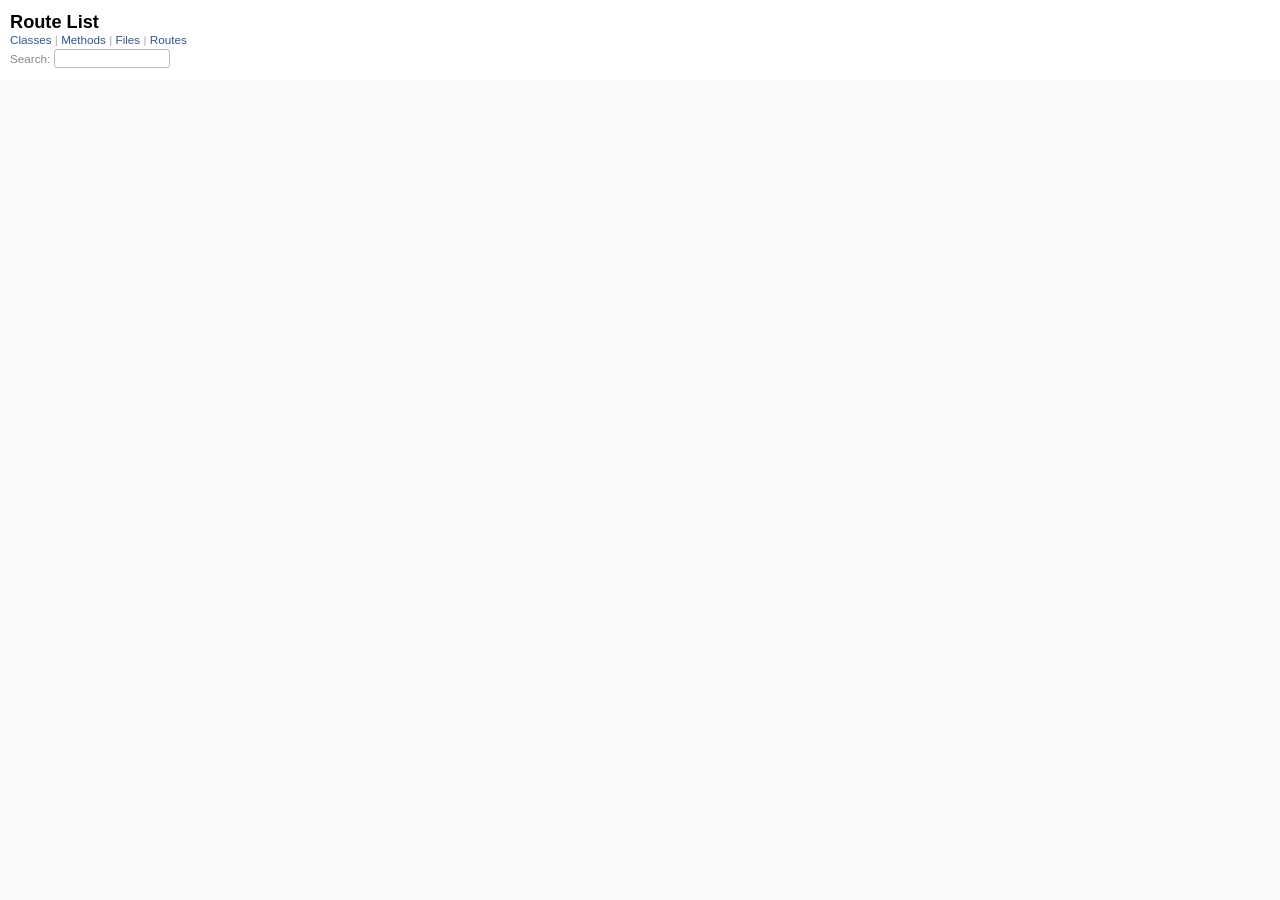
<file: doc/route_list.html>
<!DOCTYPE html>
<html>
  <head>
    <meta name="viewport" content="width=device-width, initial-scale=1.0">
    <meta charset="utf-8" />
    
      <link rel="stylesheet" href="css/full_list.css" type="text/css" media="screen" />
    
      <link rel="stylesheet" href="css/common.css" type="text/css" media="screen" />
    

    
      <script type="text/javascript" charset="utf-8" src="js/jquery.js"></script>
    
      <script type="text/javascript" charset="utf-8" src="js/full_list.js"></script>
    

    <title>Route List</title>
    <base id="base_target" target="_parent" />
  </head>
  <body>
    <div id="content">
      <div class="fixed_header">
        <h1 id="full_list_header">Route List</h1>
        <div id="full_list_nav">
          
            <span><a target="_self" href="class_list.html">
              Classes
            </a></span>
          
            <span><a target="_self" href="method_list.html">
              Methods
            </a></span>
          
            <span><a target="_self" href="file_list.html">
              Files
            </a></span>
          
            <span><a target="_self" href="route_list.html">
              Routes
            </a></span>
          
        </div>

        <div id="search">Search: <input type="text" /></div>
      </div>

      <ul id="full_list" class="class">
        


      </ul>
    </div>
  </body>
</html>
</file>
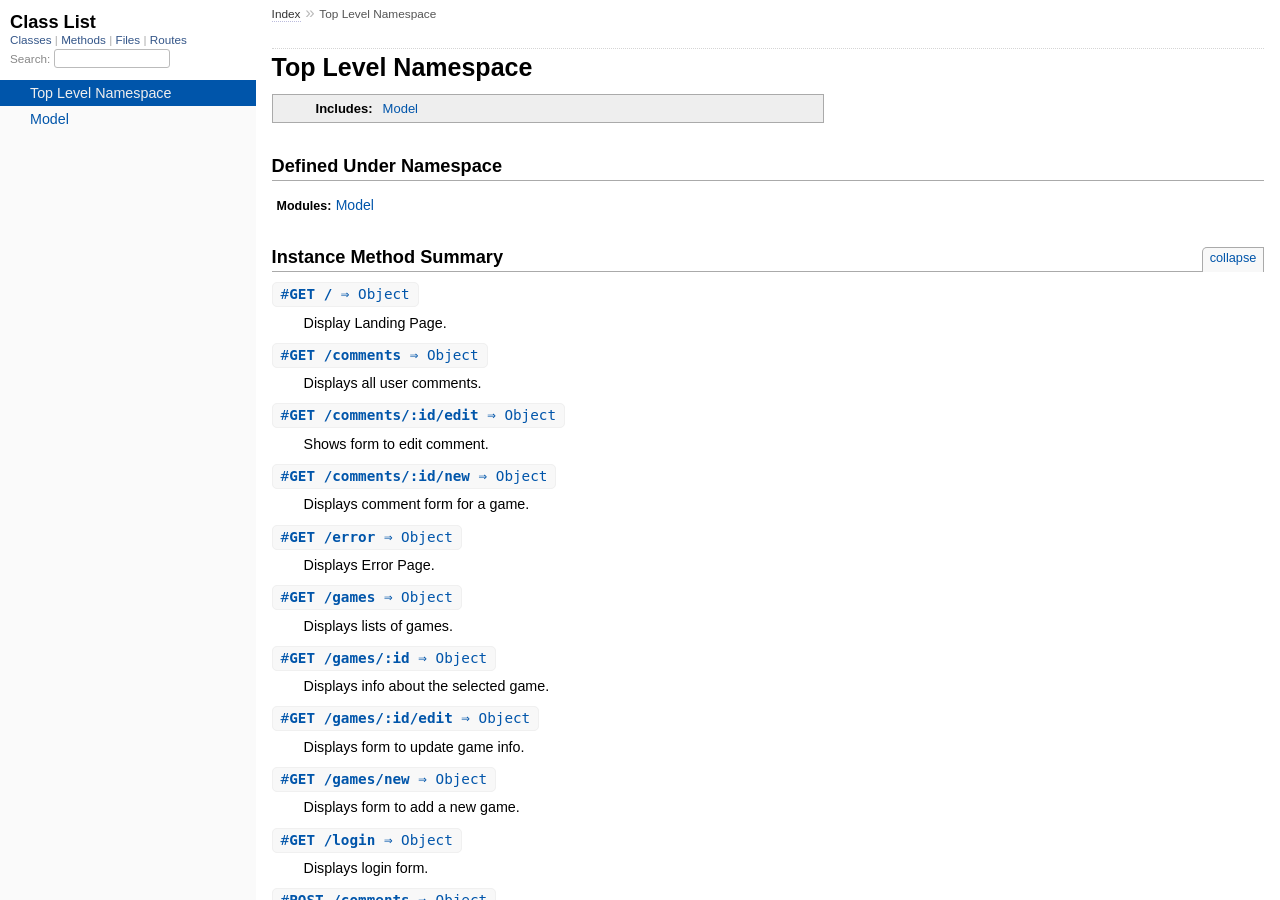
<file: doc/top-level-namespace.html>
<!DOCTYPE html>
<html>
  <head>
    <meta charset="utf-8">
<meta name="viewport" content="width=device-width, initial-scale=1.0">
<title>
  Top Level Namespace
  
    &mdash; Documentation by YARD 0.9.27
  
</title>

  <link rel="stylesheet" href="css/style.css" type="text/css" />

  <link rel="stylesheet" href="css/common.css" type="text/css" />

<script type="text/javascript">
  pathId = "";
  relpath = '';
</script>


  <script type="text/javascript" charset="utf-8" src="js/jquery.js"></script>

  <script type="text/javascript" charset="utf-8" src="js/app.js"></script>

  <script type="text/javascript" charset="utf-8" src="js/custom.js"></script>


  </head>
  <body>
    <div class="nav_wrap">
      <iframe id="nav" src="class_list.html?1"></iframe>
      <div id="resizer"></div>
    </div>

    <div id="main" tabindex="-1">
      <div id="header">
        <div id="menu">
  
    <a href="_index.html">Index</a> &raquo;
    
    
    <span class="title">Top Level Namespace</span>
  
</div>

        <div id="search">
  
    <a class="full_list_link" id="class_list_link"
        href="class_list.html">

        <svg width="24" height="24">
          <rect x="0" y="4" width="24" height="4" rx="1" ry="1"></rect>
          <rect x="0" y="12" width="24" height="4" rx="1" ry="1"></rect>
          <rect x="0" y="20" width="24" height="4" rx="1" ry="1"></rect>
        </svg>
    </a>
  
</div>
        <div class="clear"></div>
      </div>

      <div id="content"><h1>Top Level Namespace
  
  
  
</h1>
<div class="box_info">
  

  
  
  
  
  <dl>
      <dt>Includes:</dt>
      <dd><span class='object_link'><a href="Model.html" title="Model (module)">Model</a></span></dd>
  </dl>
  
  

  

  
</div>

<h2>Defined Under Namespace</h2>
<p class="children">
  
    
      <strong class="modules">Modules:</strong> <span class='object_link'><a href="Model.html" title="Model (module)">Model</a></span>
    
  
    
  
</p>







  
    <h2>
      Instance Method Summary
      <small><a href="#" class="summary_toggle">collapse</a></small>
    </h2>

    <ul class="summary">
      
        <li class="public ">
  <span class="summary_signature">
    
      <a href="top-level-namespace.html#GET__-instance_method" title="#GET / (instance method)">#<strong>GET /</strong>  &#x21d2; Object </a>
    

    
  </span>
  
  
  
  
  
  
  

  
    <span class="summary_desc"><div class='inline'>
<p>Display Landing Page.</p>
</div></span>
  
</li>

      
        <li class="public ">
  <span class="summary_signature">
    
      <a href="top-level-namespace.html#GET__comments-instance_method" title="#GET /comments (instance method)">#<strong>GET /comments</strong>  &#x21d2; Object </a>
    

    
  </span>
  
  
  
  
  
  
  

  
    <span class="summary_desc"><div class='inline'>
<p>Displays all user comments.</p>
</div></span>
  
</li>

      
        <li class="public ">
  <span class="summary_signature">
    
      <a href="top-level-namespace.html#GET__comments__id_edit-instance_method" title="#GET /comments/:id/edit (instance method)">#<strong>GET /comments/:id/edit</strong>  &#x21d2; Object </a>
    

    
  </span>
  
  
  
  
  
  
  

  
    <span class="summary_desc"><div class='inline'>
<p>Shows form to edit comment.</p>
</div></span>
  
</li>

      
        <li class="public ">
  <span class="summary_signature">
    
      <a href="top-level-namespace.html#GET__comments__id_new-instance_method" title="#GET /comments/:id/new (instance method)">#<strong>GET /comments/:id/new</strong>  &#x21d2; Object </a>
    

    
  </span>
  
  
  
  
  
  
  

  
    <span class="summary_desc"><div class='inline'>
<p>Displays comment form for a game.</p>
</div></span>
  
</li>

      
        <li class="public ">
  <span class="summary_signature">
    
      <a href="top-level-namespace.html#GET__error-instance_method" title="#GET /error (instance method)">#<strong>GET /error</strong>  &#x21d2; Object </a>
    

    
  </span>
  
  
  
  
  
  
  

  
    <span class="summary_desc"><div class='inline'>
<p>Displays Error Page.</p>
</div></span>
  
</li>

      
        <li class="public ">
  <span class="summary_signature">
    
      <a href="top-level-namespace.html#GET__games-instance_method" title="#GET /games (instance method)">#<strong>GET /games</strong>  &#x21d2; Object </a>
    

    
  </span>
  
  
  
  
  
  
  

  
    <span class="summary_desc"><div class='inline'>
<p>Displays lists of games.</p>
</div></span>
  
</li>

      
        <li class="public ">
  <span class="summary_signature">
    
      <a href="top-level-namespace.html#GET__games__id-instance_method" title="#GET /games/:id (instance method)">#<strong>GET /games/:id</strong>  &#x21d2; Object </a>
    

    
  </span>
  
  
  
  
  
  
  

  
    <span class="summary_desc"><div class='inline'>
<p>Displays info about the selected game.</p>
</div></span>
  
</li>

      
        <li class="public ">
  <span class="summary_signature">
    
      <a href="top-level-namespace.html#GET__games__id_edit-instance_method" title="#GET /games/:id/edit (instance method)">#<strong>GET /games/:id/edit</strong>  &#x21d2; Object </a>
    

    
  </span>
  
  
  
  
  
  
  

  
    <span class="summary_desc"><div class='inline'>
<p>Displays form to update game info.</p>
</div></span>
  
</li>

      
        <li class="public ">
  <span class="summary_signature">
    
      <a href="top-level-namespace.html#GET__games_new-instance_method" title="#GET /games/new (instance method)">#<strong>GET /games/new</strong>  &#x21d2; Object </a>
    

    
  </span>
  
  
  
  
  
  
  

  
    <span class="summary_desc"><div class='inline'>
<p>Displays form to add a new game.</p>
</div></span>
  
</li>

      
        <li class="public ">
  <span class="summary_signature">
    
      <a href="top-level-namespace.html#GET__login-instance_method" title="#GET /login (instance method)">#<strong>GET /login</strong>  &#x21d2; Object </a>
    

    
  </span>
  
  
  
  
  
  
  

  
    <span class="summary_desc"><div class='inline'>
<p>Displays login form.</p>
</div></span>
  
</li>

      
        <li class="public ">
  <span class="summary_signature">
    
      <a href="top-level-namespace.html#POST__comments-instance_method" title="#POST /comments (instance method)">#<strong>POST /comments</strong>  &#x21d2; Object </a>
    

    
  </span>
  
  
  
  
  
  
  

  
    <span class="summary_desc"><div class='inline'>
<p>Adds new comment to database.</p>
</div></span>
  
</li>

      
        <li class="public ">
  <span class="summary_signature">
    
      <a href="top-level-namespace.html#POST__comments__id_delete-instance_method" title="#POST /comments/:id/delete (instance method)">#<strong>POST /comments/:id/delete</strong>  &#x21d2; Object </a>
    

    
  </span>
  
  
  
  
  
  
  

  
    <span class="summary_desc"><div class='inline'>
<p>Deletes comment.</p>
</div></span>
  
</li>

      
        <li class="public ">
  <span class="summary_signature">
    
      <a href="top-level-namespace.html#POST__comments__id_update-instance_method" title="#POST /comments/:id/update (instance method)">#<strong>POST /comments/:id/update</strong>  &#x21d2; Object </a>
    

    
  </span>
  
  
  
  
  
  
  

  
    <span class="summary_desc"><div class='inline'>
<p>Edits comment.</p>
</div></span>
  
</li>

      
        <li class="public ">
  <span class="summary_signature">
    
      <a href="top-level-namespace.html#POST__games-instance_method" title="#POST /games (instance method)">#<strong>POST /games</strong>  &#x21d2; Object </a>
    

    
  </span>
  
  
  
  
  
  
  

  
    <span class="summary_desc"><div class='inline'>
<p>Creates a new game and redirects to “/games”.</p>
</div></span>
  
</li>

      
        <li class="public ">
  <span class="summary_signature">
    
      <a href="top-level-namespace.html#POST__games__id_delete-instance_method" title="#POST /games/:id/delete (instance method)">#<strong>POST /games/:id/delete</strong>  &#x21d2; Object </a>
    

    
  </span>
  
  
  
  
  
  
  

  
    <span class="summary_desc"><div class='inline'>
<p>Deletes selected game and redirects to /games.</p>
</div></span>
  
</li>

      
        <li class="public ">
  <span class="summary_signature">
    
      <a href="top-level-namespace.html#POST__games__id_update-instance_method" title="#POST /games/:id/update (instance method)">#<strong>POST /games/:id/update</strong>  &#x21d2; Object </a>
    

    
  </span>
  
  
  
  
  
  
  

  
    <span class="summary_desc"><div class='inline'>
<p>Edits game information and redirects to /games.</p>
</div></span>
  
</li>

      
        <li class="public ">
  <span class="summary_signature">
    
      <a href="top-level-namespace.html#POST__users-instance_method" title="#POST /users (instance method)">#<strong>POST /users</strong>  &#x21d2; Object </a>
    

    
  </span>
  
  
  
  
  
  
  

  
    <span class="summary_desc"><div class='inline'>
<p>Creates a new user and redirects to game page if creating was successful If user creation failed, redirects to /error.</p>
</div></span>
  
</li>

      
        <li class="public ">
  <span class="summary_signature">
    
      <a href="top-level-namespace.html#POST__users_login-instance_method" title="#POST /users/login (instance method)">#<strong>POST /users/login</strong>  &#x21d2; Object </a>
    

    
  </span>
  
  
  
  
  
  
  

  
    <span class="summary_desc"><div class='inline'>
<p>Logins user depending on username and password If login is successful then redirects to /games.</p>
</div></span>
  
</li>

      
    </ul>
  


  
  
  
  
  
  
  
  
  <h3 class="inherited">Methods included from <span class='object_link'><a href="Model.html" title="Model (module)">Model</a></span></h3>
  <p class="inherited"><span class='object_link'><a href="Model.html#add_comment-instance_method" title="Model#add_comment (method)">#add_comment</a></span>, <span class='object_link'><a href="Model.html#check_admin_rights-instance_method" title="Model#check_admin_rights (method)">#check_admin_rights</a></span>, <span class='object_link'><a href="Model.html#check_edit_rights-instance_method" title="Model#check_edit_rights (method)">#check_edit_rights</a></span>, <span class='object_link'><a href="Model.html#check_for_unique_tags-instance_method" title="Model#check_for_unique_tags (method)">#check_for_unique_tags</a></span>, <span class='object_link'><a href="Model.html#check_login_status-instance_method" title="Model#check_login_status (method)">#check_login_status</a></span>, <span class='object_link'><a href="Model.html#create_new_game-instance_method" title="Model#create_new_game (method)">#create_new_game</a></span>, <span class='object_link'><a href="Model.html#delete_comment-instance_method" title="Model#delete_comment (method)">#delete_comment</a></span>, <span class='object_link'><a href="Model.html#delete_game-instance_method" title="Model#delete_game (method)">#delete_game</a></span>, <span class='object_link'><a href="Model.html#edit_comment-instance_method" title="Model#edit_comment (method)">#edit_comment</a></span>, <span class='object_link'><a href="Model.html#get_comment_info-instance_method" title="Model#get_comment_info (method)">#get_comment_info</a></span>, <span class='object_link'><a href="Model.html#get_database-instance_method" title="Model#get_database (method)">#get_database</a></span>, <span class='object_link'><a href="Model.html#get_game_info-instance_method" title="Model#get_game_info (method)">#get_game_info</a></span>, <span class='object_link'><a href="Model.html#get_games-instance_method" title="Model#get_games (method)">#get_games</a></span>, <span class='object_link'><a href="Model.html#get_related_comments-instance_method" title="Model#get_related_comments (method)">#get_related_comments</a></span>, <span class='object_link'><a href="Model.html#get_user_comments-instance_method" title="Model#get_user_comments (method)">#get_user_comments</a></span>, <span class='object_link'><a href="Model.html#login_user-instance_method" title="Model#login_user (method)">#login_user</a></span>, <span class='object_link'><a href="Model.html#register_user-instance_method" title="Model#register_user (method)">#register_user</a></span>, <span class='object_link'><a href="Model.html#update_game_info-instance_method" title="Model#update_game_info (method)">#update_game_info</a></span></p>


  <div id="instance_method_details" class="method_details_list">
    <h2>Instance Method Details</h2>

    
      <div class="method_details first">
  <h3 class="signature first" id="GET__-instance_method">
  
    #<strong>GET /</strong>  &#x21d2; <tt>Object</tt> 
  

  

  
</h3><div class="docstring">
  <div class="discussion">
    
<p>Display Landing Page</p>


  </div>
</div>
<div class="tags">
  



</div><table class="source_code">
  <tr>
    <td>
      <pre class="lines">


13
14
15</pre>
    </td>
    <td>
      <pre class="code"><span class="info file"># File 'app.rb', line 13</span>

<span class='id identifier rubyid_get'>get</span><span class='lparen'>(</span><span class='tstring'><span class='tstring_beg'>&#39;</span><span class='tstring_content'>/</span><span class='tstring_end'>&#39;</span></span><span class='rparen'>)</span> <span class='kw'>do</span>
    <span class='id identifier rubyid_slim'>slim</span><span class='lparen'>(</span><span class='symbol'>:start</span><span class='rparen'>)</span>
<span class='kw'>end</span></pre>
    </td>
  </tr>
</table>
</div>
    
      <div class="method_details ">
  <h3 class="signature " id="GET__comments-instance_method">
  
    #<strong>GET /comments</strong>  &#x21d2; <tt>Object</tt> 
  

  

  
</h3><div class="docstring">
  <div class="discussion">
    
<p>Displays all user comments</p>


  </div>
</div>
<div class="tags">
  <p class="tag_title">Parameters:</p>
<ul class="param">
  
    <li>
      
        <span class='name'>id,</span>
      
      
        <span class='type'>(<tt>Integer</tt>)</span>
      
      
      
        &mdash;
        <div class='inline'>
<p>id of current user</p>
</div>
      
    </li>
  
</ul>


  <p class="tag_title">See Also:</p>
  <ul class="see">
    
      <li><span class='object_link'><a href="Model.html#get_user_comments-instance_method" title="Model#get_user_comments (method)">Model#get_user_comments</a></span></li>
    
  </ul>



</div><table class="source_code">
  <tr>
    <td>
      <pre class="lines">


281
282
283
284
285</pre>
    </td>
    <td>
      <pre class="code"><span class="info file"># File 'app.rb', line 281</span>

<span class='id identifier rubyid_get'>get</span><span class='lparen'>(</span><span class='tstring'><span class='tstring_beg'>&#39;</span><span class='tstring_content'>/comments</span><span class='tstring_end'>&#39;</span></span><span class='rparen'>)</span> <span class='kw'>do</span>
    <span class='id identifier rubyid_id'>id</span> <span class='op'>=</span> <span class='id identifier rubyid_session'>session</span><span class='lbracket'>[</span><span class='symbol'>:id</span><span class='rbracket'>]</span>
    <span class='id identifier rubyid_comments'>comments</span> <span class='op'>=</span> <span class='id identifier rubyid_get_user_comments'><span class='object_link'><a href="Model.html#get_user_comments-instance_method" title="Model#get_user_comments (method)">get_user_comments</a></span></span><span class='lparen'>(</span><span class='id identifier rubyid_id'>id</span><span class='rparen'>)</span>
    <span class='id identifier rubyid_slim'>slim</span><span class='lparen'>(</span><span class='symbol'>:&quot;/comments/index&quot;</span><span class='comma'>,</span><span class='label'>locals:</span><span class='lbrace'>{</span><span class='label'>comments:</span><span class='id identifier rubyid_comments'>comments</span><span class='rbrace'>}</span><span class='rparen'>)</span>
<span class='kw'>end</span></pre>
    </td>
  </tr>
</table>
</div>
    
      <div class="method_details ">
  <h3 class="signature " id="GET__comments__id_edit-instance_method">
  
    #<strong>GET /comments/:id/edit</strong>  &#x21d2; <tt>Object</tt> 
  

  

  
</h3><div class="docstring">
  <div class="discussion">
    
<p>Shows form to edit comment</p>


  </div>
</div>
<div class="tags">
  <p class="tag_title">Parameters:</p>
<ul class="param">
  
    <li>
      
        <span class='name'>id,</span>
      
      
        <span class='type'>(<tt>Integer</tt>)</span>
      
      
      
        &mdash;
        <div class='inline'>
<p>id of comment</p>
</div>
      
    </li>
  
</ul>


  <p class="tag_title">See Also:</p>
  <ul class="see">
    
      <li><span class='object_link'><a href="Model.html#get_comment_info-instance_method" title="Model#get_comment_info (method)">Model#get_comment_info</a></span></li>
    
      <li><span class='object_link'><a href="Model.html#get_database-instance_method" title="Model#get_database (method)">Model#get_database</a></span></li>
    
  </ul>



</div><table class="source_code">
  <tr>
    <td>
      <pre class="lines">


316
317
318
319
320</pre>
    </td>
    <td>
      <pre class="code"><span class="info file"># File 'app.rb', line 316</span>

<span class='id identifier rubyid_get'>get</span><span class='lparen'>(</span><span class='tstring'><span class='tstring_beg'>&#39;</span><span class='tstring_content'>/comments/:id/edit</span><span class='tstring_end'>&#39;</span></span><span class='rparen'>)</span> <span class='kw'>do</span>
    <span class='id identifier rubyid_id'>id</span> <span class='op'>=</span> <span class='id identifier rubyid_params'>params</span><span class='lbracket'>[</span><span class='symbol'>:id</span><span class='rbracket'>]</span>
    <span class='id identifier rubyid_comment'>comment</span> <span class='op'>=</span> <span class='id identifier rubyid_get_comment_info'><span class='object_link'><a href="Model.html#get_comment_info-instance_method" title="Model#get_comment_info (method)">get_comment_info</a></span></span><span class='lparen'>(</span><span class='id identifier rubyid_id'>id</span><span class='rparen'>)</span>
    <span class='id identifier rubyid_slim'>slim</span><span class='lparen'>(</span><span class='symbol'>:&quot;comments/edit&quot;</span><span class='comma'>,</span><span class='label'>locals:</span><span class='lbrace'>{</span><span class='label'>comment:</span><span class='id identifier rubyid_comment'>comment</span><span class='rbrace'>}</span><span class='rparen'>)</span>
<span class='kw'>end</span></pre>
    </td>
  </tr>
</table>
</div>
    
      <div class="method_details ">
  <h3 class="signature " id="GET__comments__id_new-instance_method">
  
    #<strong>GET /comments/:id/new</strong>  &#x21d2; <tt>Object</tt> 
  

  

  
</h3><div class="docstring">
  <div class="discussion">
    
<p>Displays comment form for a game</p>


  </div>
</div>
<div class="tags">
  



</div><table class="source_code">
  <tr>
    <td>
      <pre class="lines">


256
257
258
259</pre>
    </td>
    <td>
      <pre class="code"><span class="info file"># File 'app.rb', line 256</span>

<span class='id identifier rubyid_get'>get</span><span class='lparen'>(</span><span class='tstring'><span class='tstring_beg'>&#39;</span><span class='tstring_content'>/comments/:id/new</span><span class='tstring_end'>&#39;</span></span><span class='rparen'>)</span> <span class='kw'>do</span>
    <span class='id identifier rubyid_session'>session</span><span class='lbracket'>[</span><span class='symbol'>:current_game</span><span class='rbracket'>]</span> <span class='op'>=</span> <span class='id identifier rubyid_params'>params</span><span class='lbracket'>[</span><span class='symbol'>:id</span><span class='rbracket'>]</span>
    <span class='id identifier rubyid_slim'>slim</span><span class='lparen'>(</span><span class='symbol'>:&quot;/comments/new&quot;</span><span class='rparen'>)</span>
<span class='kw'>end</span></pre>
    </td>
  </tr>
</table>
</div>
    
      <div class="method_details ">
  <h3 class="signature " id="GET__error-instance_method">
  
    #<strong>GET /error</strong>  &#x21d2; <tt>Object</tt> 
  

  

  
</h3><div class="docstring">
  <div class="discussion">
    
<p>Displays Error Page</p>


  </div>
</div>
<div class="tags">
  



</div><table class="source_code">
  <tr>
    <td>
      <pre class="lines">


19
20
21
22</pre>
    </td>
    <td>
      <pre class="code"><span class="info file"># File 'app.rb', line 19</span>

<span class='id identifier rubyid_get'>get</span><span class='lparen'>(</span><span class='tstring'><span class='tstring_beg'>&#39;</span><span class='tstring_content'>/error</span><span class='tstring_end'>&#39;</span></span><span class='rparen'>)</span> <span class='kw'>do</span>
    <span class='id identifier rubyid_error'>error</span> <span class='op'>=</span> <span class='id identifier rubyid_session'>session</span><span class='lbracket'>[</span><span class='symbol'>:error</span><span class='rbracket'>]</span>
    <span class='id identifier rubyid_slim'>slim</span><span class='lparen'>(</span><span class='symbol'>:error</span><span class='comma'>,</span><span class='label'>locals:</span><span class='lbrace'>{</span><span class='label'>error:</span><span class='id identifier rubyid_error'>error</span><span class='rbrace'>}</span><span class='rparen'>)</span>
<span class='kw'>end</span></pre>
    </td>
  </tr>
</table>
</div>
    
      <div class="method_details ">
  <h3 class="signature " id="GET__games-instance_method">
  
    #<strong>GET /games</strong>  &#x21d2; <tt>Object</tt> 
  

  

  
</h3><div class="docstring">
  <div class="discussion">
    
<p>Displays lists of games</p>


  </div>
</div>
<div class="tags">
  

  <p class="tag_title">See Also:</p>
  <ul class="see">
    
      <li><span class='object_link'><a href="Model.html#get_games-instance_method" title="Model#get_games (method)">Model#get_games</a></span></li>
    
  </ul>



</div><table class="source_code">
  <tr>
    <td>
      <pre class="lines">


83
84
85
86</pre>
    </td>
    <td>
      <pre class="code"><span class="info file"># File 'app.rb', line 83</span>

<span class='id identifier rubyid_get'>get</span><span class='lparen'>(</span><span class='tstring'><span class='tstring_beg'>&#39;</span><span class='tstring_content'>/games</span><span class='tstring_end'>&#39;</span></span><span class='rparen'>)</span> <span class='kw'>do</span>
    <span class='id identifier rubyid_result'>result</span> <span class='op'>=</span> <span class='id identifier rubyid_get_games'><span class='object_link'><a href="Model.html#get_games-instance_method" title="Model#get_games (method)">get_games</a></span></span><span class='lparen'>(</span><span class='rparen'>)</span>
    <span class='id identifier rubyid_slim'>slim</span><span class='lparen'>(</span><span class='symbol'>:&quot;games/index&quot;</span><span class='comma'>,</span><span class='label'>locals:</span><span class='lbrace'>{</span><span class='label'>games:</span><span class='id identifier rubyid_result'>result</span><span class='comma'>,</span><span class='label'>is_admin:</span><span class='id identifier rubyid_session'>session</span><span class='lbracket'>[</span><span class='symbol'>:is_admin</span><span class='rbracket'>]</span><span class='rbrace'>}</span><span class='rparen'>)</span>
<span class='kw'>end</span></pre>
    </td>
  </tr>
</table>
</div>
    
      <div class="method_details ">
  <h3 class="signature " id="GET__games__id-instance_method">
  
    #<strong>GET /games/:id</strong>  &#x21d2; <tt>Object</tt> 
  

  

  
</h3><div class="docstring">
  <div class="discussion">
    
<p>Displays info about the selected game</p>


  </div>
</div>
<div class="tags">
  <p class="tag_title">Parameters:</p>
<ul class="param">
  
    <li>
      
        <span class='name'>:id,</span>
      
      
        <span class='type'>(<tt>Integer</tt>)</span>
      
      
      
        &mdash;
        <div class='inline'>
<p>The id of the selected game</p>
</div>
      
    </li>
  
</ul>


  <p class="tag_title">See Also:</p>
  <ul class="see">
    
      <li><span class='object_link'><a href="Model.html#get_game_info-instance_method" title="Model#get_game_info (method)">Model#get_game_info</a></span></li>
    
      <li><span class='object_link'><a href="Model.html#get_related_comments-instance_method" title="Model#get_related_comments (method)">Model#get_related_comments</a></span></li>
    
  </ul>



</div><table class="source_code">
  <tr>
    <td>
      <pre class="lines">


180
181
182
183
184
185
186</pre>
    </td>
    <td>
      <pre class="code"><span class="info file"># File 'app.rb', line 180</span>

<span class='id identifier rubyid_get'>get</span><span class='lparen'>(</span><span class='tstring'><span class='tstring_beg'>&#39;</span><span class='tstring_content'>/games/:id</span><span class='tstring_end'>&#39;</span></span><span class='rparen'>)</span> <span class='kw'>do</span>
    <span class='id identifier rubyid_id'>id</span> <span class='op'>=</span> <span class='id identifier rubyid_params'>params</span><span class='lbracket'>[</span><span class='symbol'>:id</span><span class='rbracket'>]</span><span class='period'>.</span><span class='id identifier rubyid_to_i'>to_i</span>
    <span class='id identifier rubyid_user_id'>user_id</span> <span class='op'>=</span> <span class='id identifier rubyid_session'>session</span><span class='lbracket'>[</span><span class='symbol'>:id</span><span class='rbracket'>]</span>
    <span class='id identifier rubyid_info'>info</span> <span class='op'>=</span> <span class='id identifier rubyid_get_game_info'><span class='object_link'><a href="Model.html#get_game_info-instance_method" title="Model#get_game_info (method)">get_game_info</a></span></span><span class='lparen'>(</span><span class='id identifier rubyid_id'>id</span><span class='rparen'>)</span>
    <span class='id identifier rubyid_comments'>comments</span> <span class='op'>=</span> <span class='id identifier rubyid_get_related_comments'><span class='object_link'><a href="Model.html#get_related_comments-instance_method" title="Model#get_related_comments (method)">get_related_comments</a></span></span><span class='lparen'>(</span><span class='id identifier rubyid_id'>id</span><span class='rparen'>)</span>
    <span class='id identifier rubyid_slim'>slim</span><span class='lparen'>(</span><span class='symbol'>:&quot;games/show&quot;</span><span class='comma'>,</span><span class='label'>locals:</span><span class='lbrace'>{</span><span class='label'>game:</span><span class='id identifier rubyid_info'>info</span><span class='lbracket'>[</span><span class='int'>0</span><span class='rbracket'>]</span><span class='comma'>,</span><span class='label'>studio:</span><span class='id identifier rubyid_info'>info</span><span class='lbracket'>[</span><span class='int'>1</span><span class='rbracket'>]</span><span class='comma'>,</span><span class='label'>tags:</span><span class='id identifier rubyid_info'>info</span><span class='lbracket'>[</span><span class='int'>2</span><span class='rbracket'>]</span><span class='comma'>,</span><span class='label'>comments:</span><span class='id identifier rubyid_comments'>comments</span><span class='rbrace'>}</span><span class='rparen'>)</span>
<span class='kw'>end</span></pre>
    </td>
  </tr>
</table>
</div>
    
      <div class="method_details ">
  <h3 class="signature " id="GET__games__id_edit-instance_method">
  
    #<strong>GET /games/:id/edit</strong>  &#x21d2; <tt>Object</tt> 
  

  

  
</h3><div class="docstring">
  <div class="discussion">
    
<p>Displays form to update game info</p>


  </div>
</div>
<div class="tags">
  <p class="tag_title">Parameters:</p>
<ul class="param">
  
    <li>
      
        <span class='name'>:id,</span>
      
      
        <span class='type'>(<tt>Integer</tt>)</span>
      
      
      
        &mdash;
        <div class='inline'>
<p>The id of the selected game</p>
</div>
      
    </li>
  
</ul>


  <p class="tag_title">See Also:</p>
  <ul class="see">
    
      <li><span class='object_link'><a href="Model.html#get_game_info-instance_method" title="Model#get_game_info (method)">Model#get_game_info</a></span></li>
    
  </ul>



</div><table class="source_code">
  <tr>
    <td>
      <pre class="lines">


168
169
170
171
172</pre>
    </td>
    <td>
      <pre class="code"><span class="info file"># File 'app.rb', line 168</span>

<span class='id identifier rubyid_get'>get</span><span class='lparen'>(</span><span class='tstring'><span class='tstring_beg'>&#39;</span><span class='tstring_content'>/games/:id/edit</span><span class='tstring_end'>&#39;</span></span><span class='rparen'>)</span> <span class='kw'>do</span>
    <span class='id identifier rubyid_id'>id</span> <span class='op'>=</span> <span class='id identifier rubyid_params'>params</span><span class='lbracket'>[</span><span class='symbol'>:id</span><span class='rbracket'>]</span><span class='period'>.</span><span class='id identifier rubyid_to_i'>to_i</span>
    <span class='id identifier rubyid_info'>info</span> <span class='op'>=</span> <span class='id identifier rubyid_get_game_info'><span class='object_link'><a href="Model.html#get_game_info-instance_method" title="Model#get_game_info (method)">get_game_info</a></span></span><span class='lparen'>(</span><span class='id identifier rubyid_id'>id</span><span class='rparen'>)</span>
    <span class='id identifier rubyid_slim'>slim</span><span class='lparen'>(</span><span class='symbol'>:&quot;/games/edit&quot;</span><span class='comma'>,</span><span class='label'>locals:</span><span class='lbrace'>{</span><span class='label'>result:</span><span class='id identifier rubyid_info'>info</span><span class='lbracket'>[</span><span class='int'>0</span><span class='rbracket'>]</span><span class='comma'>,</span><span class='label'>studio:</span><span class='id identifier rubyid_info'>info</span><span class='lbracket'>[</span><span class='int'>1</span><span class='rbracket'>]</span><span class='comma'>,</span><span class='label'>tags:</span><span class='id identifier rubyid_info'>info</span><span class='lbracket'>[</span><span class='int'>2</span><span class='rbracket'>]</span><span class='rbrace'>}</span><span class='rparen'>)</span>
<span class='kw'>end</span></pre>
    </td>
  </tr>
</table>
</div>
    
      <div class="method_details ">
  <h3 class="signature " id="GET__games_new-instance_method">
  
    #<strong>GET /games/new</strong>  &#x21d2; <tt>Object</tt> 
  

  

  
</h3><div class="docstring">
  <div class="discussion">
    
<p>Displays form to add a new game</p>


  </div>
</div>
<div class="tags">
  



</div><table class="source_code">
  <tr>
    <td>
      <pre class="lines">


90
91
92</pre>
    </td>
    <td>
      <pre class="code"><span class="info file"># File 'app.rb', line 90</span>

<span class='id identifier rubyid_get'>get</span><span class='lparen'>(</span><span class='tstring'><span class='tstring_beg'>&#39;</span><span class='tstring_content'>/games/new</span><span class='tstring_end'>&#39;</span></span><span class='rparen'>)</span> <span class='kw'>do</span>
    <span class='id identifier rubyid_slim'>slim</span><span class='lparen'>(</span><span class='symbol'>:&quot;games/new&quot;</span><span class='rparen'>)</span>
<span class='kw'>end</span></pre>
    </td>
  </tr>
</table>
</div>
    
      <div class="method_details ">
  <h3 class="signature " id="GET__login-instance_method">
  
    #<strong>GET /login</strong>  &#x21d2; <tt>Object</tt> 
  

  

  
</h3><div class="docstring">
  <div class="discussion">
    
<p>Displays login form</p>


  </div>
</div>
<div class="tags">
  



</div><table class="source_code">
  <tr>
    <td>
      <pre class="lines">


218
219
220</pre>
    </td>
    <td>
      <pre class="code"><span class="info file"># File 'app.rb', line 218</span>

<span class='id identifier rubyid_get'>get</span><span class='lparen'>(</span><span class='tstring'><span class='tstring_beg'>&#39;</span><span class='tstring_content'>/login</span><span class='tstring_end'>&#39;</span></span><span class='rparen'>)</span> <span class='kw'>do</span>
    <span class='id identifier rubyid_slim'>slim</span><span class='lparen'>(</span><span class='symbol'>:login</span><span class='rparen'>)</span>
<span class='kw'>end</span></pre>
    </td>
  </tr>
</table>
</div>
    
      <div class="method_details ">
  <h3 class="signature " id="POST__comments-instance_method">
  
    #<strong>POST /comments</strong>  &#x21d2; <tt>Object</tt> 
  

  

  
</h3><div class="docstring">
  <div class="discussion">
    
<p>Adds new comment to database</p>


  </div>
</div>
<div class="tags">
  <p class="tag_title">Parameters:</p>
<ul class="param">
  
    <li>
      
        <span class='name'>comment,</span>
      
      
        <span class='type'>(<tt>String</tt>)</span>
      
      
      
        &mdash;
        <div class='inline'>
<p>comment that user wrote</p>
</div>
      
    </li>
  
    <li>
      
        <span class='name'>game_id,</span>
      
      
        <span class='type'>(<tt>Integer</tt>)</span>
      
      
      
        &mdash;
        <div class='inline'>
<p>id of current game</p>
</div>
      
    </li>
  
    <li>
      
        <span class='name'>user_id,</span>
      
      
        <span class='type'>(<tt>Integer</tt>)</span>
      
      
      
        &mdash;
        <div class='inline'>
<p>id of current user</p>
</div>
      
    </li>
  
</ul>


  <p class="tag_title">See Also:</p>
  <ul class="see">
    
      <li><span class='object_link'><a href="Model.html#add_comment-instance_method" title="Model#add_comment (method)">Model#add_comment</a></span></li>
    
  </ul>



</div><table class="source_code">
  <tr>
    <td>
      <pre class="lines">


268
269
270
271
272
273
274</pre>
    </td>
    <td>
      <pre class="code"><span class="info file"># File 'app.rb', line 268</span>

<span class='id identifier rubyid_post'>post</span><span class='lparen'>(</span><span class='tstring'><span class='tstring_beg'>&#39;</span><span class='tstring_content'>/comments</span><span class='tstring_end'>&#39;</span></span><span class='rparen'>)</span> <span class='kw'>do</span>
    <span class='id identifier rubyid_comment'>comment</span> <span class='op'>=</span> <span class='id identifier rubyid_params'>params</span><span class='lbracket'>[</span><span class='symbol'>:comment</span><span class='rbracket'>]</span>
    <span class='id identifier rubyid_game_id'>game_id</span> <span class='op'>=</span> <span class='id identifier rubyid_session'>session</span><span class='lbracket'>[</span><span class='symbol'>:current_game</span><span class='rbracket'>]</span>
    <span class='id identifier rubyid_user_id'>user_id</span> <span class='op'>=</span> <span class='id identifier rubyid_session'>session</span><span class='lbracket'>[</span><span class='symbol'>:id</span><span class='rbracket'>]</span>
    <span class='id identifier rubyid_add_comment'><span class='object_link'><a href="Model.html#add_comment-instance_method" title="Model#add_comment (method)">add_comment</a></span></span><span class='lparen'>(</span><span class='id identifier rubyid_comment'>comment</span><span class='comma'>,</span><span class='id identifier rubyid_game_id'>game_id</span><span class='comma'>,</span><span class='id identifier rubyid_user_id'>user_id</span><span class='rparen'>)</span>
    <span class='id identifier rubyid_redirect'>redirect</span><span class='lparen'>(</span><span class='tstring'><span class='tstring_beg'>&#39;</span><span class='tstring_content'>/games</span><span class='tstring_end'>&#39;</span></span><span class='rparen'>)</span>
<span class='kw'>end</span></pre>
    </td>
  </tr>
</table>
</div>
    
      <div class="method_details ">
  <h3 class="signature " id="POST__comments__id_delete-instance_method">
  
    #<strong>POST /comments/:id/delete</strong>  &#x21d2; <tt>Object</tt> 
  

  

  
</h3><div class="docstring">
  <div class="discussion">
    
<p>Deletes comment</p>


  </div>
</div>
<div class="tags">
  <p class="tag_title">Parameters:</p>
<ul class="param">
  
    <li>
      
        <span class='name'>id,</span>
      
      
        <span class='type'>(<tt>Integer</tt>)</span>
      
      
      
        &mdash;
        <div class='inline'>
<p>id of comment</p>
</div>
      
    </li>
  
</ul>


  <p class="tag_title">See Also:</p>
  <ul class="see">
    
      <li><span class='object_link'><a href="Model.html#delete_comment-instance_method" title="Model#delete_comment (method)">Model#delete_comment</a></span></li>
    
  </ul>



</div><table class="source_code">
  <tr>
    <td>
      <pre class="lines">


292
293
294
295
296
297
298
299
300</pre>
    </td>
    <td>
      <pre class="code"><span class="info file"># File 'app.rb', line 292</span>

<span class='id identifier rubyid_post'>post</span><span class='lparen'>(</span><span class='tstring'><span class='tstring_beg'>&#39;</span><span class='tstring_content'>/comments/:id/delete</span><span class='tstring_end'>&#39;</span></span><span class='rparen'>)</span> <span class='kw'>do</span>
    <span class='id identifier rubyid_id'>id</span> <span class='op'>=</span> <span class='id identifier rubyid_params'>params</span><span class='lbracket'>[</span><span class='symbol'>:id</span><span class='rbracket'>]</span>
    <span class='kw'>if</span> <span class='op'>!</span><span class='id identifier rubyid_check_edit_rights'><span class='object_link'><a href="Model.html#check_edit_rights-instance_method" title="Model#check_edit_rights (method)">check_edit_rights</a></span></span><span class='lparen'>(</span><span class='id identifier rubyid_id'>id</span><span class='comma'>,</span><span class='id identifier rubyid_session'>session</span><span class='lbracket'>[</span><span class='symbol'>:id</span><span class='rbracket'>]</span><span class='rparen'>)</span>
        <span class='id identifier rubyid_session'>session</span><span class='lbracket'>[</span><span class='symbol'>:error</span><span class='rbracket'>]</span> <span class='op'>=</span> <span class='tstring'><span class='tstring_beg'>&quot;</span><span class='tstring_content'>Du har inte behörighet</span><span class='tstring_end'>&quot;</span></span>
        <span class='id identifier rubyid_redirect'>redirect</span><span class='lparen'>(</span><span class='tstring'><span class='tstring_beg'>&#39;</span><span class='tstring_content'>/error</span><span class='tstring_end'>&#39;</span></span><span class='rparen'>)</span>
    <span class='kw'>end</span>
    <span class='id identifier rubyid_delete_comment'><span class='object_link'><a href="Model.html#delete_comment-instance_method" title="Model#delete_comment (method)">delete_comment</a></span></span><span class='lparen'>(</span><span class='id identifier rubyid_id'>id</span><span class='rparen'>)</span>
    <span class='id identifier rubyid_redirect'>redirect</span><span class='lparen'>(</span><span class='tstring'><span class='tstring_beg'>&#39;</span><span class='tstring_content'>/games</span><span class='tstring_end'>&#39;</span></span><span class='rparen'>)</span>
<span class='kw'>end</span></pre>
    </td>
  </tr>
</table>
</div>
    
      <div class="method_details ">
  <h3 class="signature " id="POST__comments__id_update-instance_method">
  
    #<strong>POST /comments/:id/update</strong>  &#x21d2; <tt>Object</tt> 
  

  

  
</h3><div class="docstring">
  <div class="discussion">
    
<p>Edits comment</p>


  </div>
</div>
<div class="tags">
  <p class="tag_title">Parameters:</p>
<ul class="param">
  
    <li>
      
        <span class='name'>id,</span>
      
      
        <span class='type'>(<tt>Integer</tt>)</span>
      
      
      
        &mdash;
        <div class='inline'>
<p>id of comment</p>
</div>
      
    </li>
  
    <li>
      
        <span class='name'>comment,</span>
      
      
        <span class='type'>(<tt>String</tt>)</span>
      
      
      
        &mdash;
        <div class='inline'>
<p>comment from user</p>
</div>
      
    </li>
  
</ul>


  <p class="tag_title">See Also:</p>
  <ul class="see">
    
      <li><span class='object_link'><a href="Model.html#edit_comment-instance_method" title="Model#edit_comment (method)">Model#edit_comment</a></span></li>
    
  </ul>



</div><table class="source_code">
  <tr>
    <td>
      <pre class="lines">


328
329
330
331
332
333
334
335
336
337</pre>
    </td>
    <td>
      <pre class="code"><span class="info file"># File 'app.rb', line 328</span>

<span class='id identifier rubyid_post'>post</span><span class='lparen'>(</span><span class='tstring'><span class='tstring_beg'>&#39;</span><span class='tstring_content'>/comments/:id/update</span><span class='tstring_end'>&#39;</span></span><span class='rparen'>)</span> <span class='kw'>do</span>
    <span class='id identifier rubyid_id'>id</span> <span class='op'>=</span> <span class='id identifier rubyid_params'>params</span><span class='lbracket'>[</span><span class='symbol'>:id</span><span class='rbracket'>]</span>
    <span class='id identifier rubyid_comment'>comment</span> <span class='op'>=</span> <span class='id identifier rubyid_params'>params</span><span class='lbracket'>[</span><span class='symbol'>:comment</span><span class='rbracket'>]</span>
    <span class='kw'>if</span> <span class='id identifier rubyid_comment'>comment</span> <span class='op'>==</span> <span class='tstring'><span class='tstring_beg'>&quot;</span><span class='tstring_end'>&quot;</span></span>
        <span class='id identifier rubyid_session'>session</span><span class='lbracket'>[</span><span class='symbol'>:error</span><span class='rbracket'>]</span> <span class='op'>=</span> <span class='tstring'><span class='tstring_beg'>&quot;</span><span class='tstring_content'>Fältet får inte vara tomt</span><span class='tstring_end'>&quot;</span></span>
        <span class='id identifier rubyid_redirect'>redirect</span><span class='lparen'>(</span><span class='tstring'><span class='tstring_beg'>&#39;</span><span class='tstring_content'>/error</span><span class='tstring_end'>&#39;</span></span><span class='rparen'>)</span>
    <span class='kw'>end</span>
    <span class='id identifier rubyid_edit_comment'><span class='object_link'><a href="Model.html#edit_comment-instance_method" title="Model#edit_comment (method)">edit_comment</a></span></span><span class='lparen'>(</span><span class='id identifier rubyid_id'>id</span><span class='comma'>,</span><span class='id identifier rubyid_comment'>comment</span><span class='rparen'>)</span>
    <span class='id identifier rubyid_redirect'>redirect</span><span class='lparen'>(</span><span class='tstring'><span class='tstring_beg'>&#39;</span><span class='tstring_content'>/games</span><span class='tstring_end'>&#39;</span></span><span class='rparen'>)</span>
<span class='kw'>end</span></pre>
    </td>
  </tr>
</table>
</div>
    
      <div class="method_details ">
  <h3 class="signature " id="POST__games-instance_method">
  
    #<strong>POST /games</strong>  &#x21d2; <tt>Object</tt> 
  

  

  
</h3><div class="docstring">
  <div class="discussion">
    
<p>Creates a new game and redirects to “/games”</p>


  </div>
</div>
<div class="tags">
  <p class="tag_title">Parameters:</p>
<ul class="param">
  
    <li>
      
        <span class='name'>title,</span>
      
      
        <span class='type'>(<tt>String</tt>)</span>
      
      
      
        &mdash;
        <div class='inline'>
<p>The title of the game</p>
</div>
      
    </li>
  
    <li>
      
        <span class='name'>price,</span>
      
      
        <span class='type'>(<tt>Float</tt>)</span>
      
      
      
        &mdash;
        <div class='inline'>
<p>The price of the game</p>
</div>
      
    </li>
  
    <li>
      
        <span class='name'>tags,</span>
      
      
        <span class='type'>(<tt>Array</tt>)</span>
      
      
      
        &mdash;
        <div class='inline'>
<p>An array containing the tags of the game</p>
</div>
      
    </li>
  
    <li>
      
        <span class='name'>studioname,</span>
      
      
        <span class='type'>(<tt>String</tt>)</span>
      
      
      
        &mdash;
        <div class='inline'>
<p>The title of the game studio</p>
</div>
      
    </li>
  
</ul>


  <p class="tag_title">See Also:</p>
  <ul class="see">
    
      <li><span class='object_link'><a href="Model.html#create_new_game-instance_method" title="Model#create_new_game (method)">Model#create_new_game</a></span></li>
    
  </ul>



</div><table class="source_code">
  <tr>
    <td>
      <pre class="lines">


102
103
104
105
106
107
108
109
110
111
112
113
114
115
116
117
118
119
120
121</pre>
    </td>
    <td>
      <pre class="code"><span class="info file"># File 'app.rb', line 102</span>

<span class='id identifier rubyid_post'>post</span><span class='lparen'>(</span><span class='tstring'><span class='tstring_beg'>&#39;</span><span class='tstring_content'>/games</span><span class='tstring_end'>&#39;</span></span><span class='rparen'>)</span> <span class='kw'>do</span>
    <span class='id identifier rubyid_title'>title</span> <span class='op'>=</span> <span class='id identifier rubyid_params'>params</span><span class='lbracket'>[</span><span class='symbol'>:title</span><span class='rbracket'>]</span>
    <span class='id identifier rubyid_price'>price</span> <span class='op'>=</span> <span class='id identifier rubyid_params'>params</span><span class='lbracket'>[</span><span class='symbol'>:price</span><span class='rbracket'>]</span><span class='period'>.</span><span class='id identifier rubyid_to_f'>to_f</span>
    <span class='id identifier rubyid_tags'>tags</span> <span class='op'>=</span> <span class='lbracket'>[</span><span class='id identifier rubyid_params'>params</span><span class='lbracket'>[</span><span class='symbol'>:tag1</span><span class='rbracket'>]</span><span class='comma'>,</span>
            <span class='id identifier rubyid_params'>params</span><span class='lbracket'>[</span><span class='symbol'>:tag2</span><span class='rbracket'>]</span><span class='comma'>,</span>
            <span class='id identifier rubyid_params'>params</span><span class='lbracket'>[</span><span class='symbol'>:tag3</span><span class='rbracket'>]</span><span class='comma'>,</span>
            <span class='id identifier rubyid_params'>params</span><span class='lbracket'>[</span><span class='symbol'>:tag4</span><span class='rbracket'>]</span><span class='comma'>,</span>
            <span class='id identifier rubyid_params'>params</span><span class='lbracket'>[</span><span class='symbol'>:tag5</span><span class='rbracket'>]</span><span class='rbracket'>]</span>
    <span class='id identifier rubyid_studioname'>studioname</span> <span class='op'>=</span> <span class='id identifier rubyid_params'>params</span><span class='lbracket'>[</span><span class='symbol'>:studioname</span><span class='rbracket'>]</span>
    <span class='kw'>if</span> <span class='id identifier rubyid_title'>title</span> <span class='op'>==</span> <span class='tstring'><span class='tstring_beg'>&quot;</span><span class='tstring_end'>&quot;</span></span> <span class='kw'>or</span> <span class='id identifier rubyid_params'>params</span><span class='lbracket'>[</span><span class='symbol'>:tag1</span><span class='rbracket'>]</span> <span class='op'>=</span> <span class='tstring'><span class='tstring_beg'>&quot;</span><span class='tstring_end'>&quot;</span></span> <span class='kw'>or</span> <span class='id identifier rubyid_params'>params</span><span class='lbracket'>[</span><span class='symbol'>:tag2</span><span class='rbracket'>]</span> <span class='op'>=</span> <span class='tstring'><span class='tstring_beg'>&quot;</span><span class='tstring_end'>&quot;</span></span> <span class='kw'>or</span> <span class='id identifier rubyid_params'>params</span><span class='lbracket'>[</span><span class='symbol'>:tag3</span><span class='rbracket'>]</span> <span class='op'>=</span> <span class='tstring'><span class='tstring_beg'>&quot;</span><span class='tstring_end'>&quot;</span></span> <span class='kw'>or</span> <span class='id identifier rubyid_params'>params</span><span class='lbracket'>[</span><span class='symbol'>:tag4</span><span class='rbracket'>]</span> <span class='op'>=</span> <span class='tstring'><span class='tstring_beg'>&quot;</span><span class='tstring_end'>&quot;</span></span> <span class='kw'>or</span> <span class='id identifier rubyid_params'>params</span><span class='lbracket'>[</span><span class='symbol'>:tag5</span><span class='rbracket'>]</span> <span class='op'>=</span> <span class='tstring'><span class='tstring_beg'>&quot;</span><span class='tstring_end'>&quot;</span></span> <span class='kw'>or</span> <span class='id identifier rubyid_studio_name'>studio_name</span> <span class='op'>==</span> <span class='tstring'><span class='tstring_beg'>&quot;</span><span class='tstring_end'>&quot;</span></span>
        <span class='id identifier rubyid_session'>session</span><span class='lbracket'>[</span><span class='symbol'>:error</span><span class='rbracket'>]</span> <span class='op'>=</span> <span class='tstring'><span class='tstring_beg'>&quot;</span><span class='tstring_content'>Fälten får inte vara tomma</span><span class='tstring_end'>&quot;</span></span>
        <span class='id identifier rubyid_redirect'>redirect</span><span class='lparen'>(</span><span class='tstring'><span class='tstring_beg'>&#39;</span><span class='tstring_content'>/error</span><span class='tstring_end'>&#39;</span></span><span class='rparen'>)</span>
    <span class='kw'>end</span>
    <span class='kw'>if</span> <span class='id identifier rubyid_create_new_game'><span class='object_link'><a href="Model.html#create_new_game-instance_method" title="Model#create_new_game (method)">create_new_game</a></span></span><span class='lparen'>(</span><span class='id identifier rubyid_title'>title</span><span class='comma'>,</span> <span class='id identifier rubyid_price'>price</span><span class='comma'>,</span> <span class='id identifier rubyid_tags'>tags</span><span class='comma'>,</span> <span class='id identifier rubyid_studioname'>studioname</span><span class='rparen'>)</span>
        <span class='id identifier rubyid_redirect'>redirect</span><span class='lparen'>(</span><span class='tstring'><span class='tstring_beg'>&#39;</span><span class='tstring_content'>/games</span><span class='tstring_end'>&#39;</span></span><span class='rparen'>)</span>
    <span class='kw'>else</span>
        <span class='id identifier rubyid_session'>session</span><span class='lbracket'>[</span><span class='symbol'>:error</span><span class='rbracket'>]</span> <span class='op'>=</span> <span class='tstring'><span class='tstring_beg'>&quot;</span><span class='tstring_content'>Spelet kunde inte skapas, kolla så att taggarna är unika eller om spelet redan finns.</span><span class='tstring_end'>&quot;</span></span>
        <span class='id identifier rubyid_redirect'>redirect</span><span class='lparen'>(</span><span class='tstring'><span class='tstring_beg'>&#39;</span><span class='tstring_content'>/error</span><span class='tstring_end'>&#39;</span></span><span class='rparen'>)</span>
    <span class='kw'>end</span>
<span class='kw'>end</span></pre>
    </td>
  </tr>
</table>
</div>
    
      <div class="method_details ">
  <h3 class="signature " id="POST__games__id_delete-instance_method">
  
    #<strong>POST /games/:id/delete</strong>  &#x21d2; <tt>Object</tt> 
  

  

  
</h3><div class="docstring">
  <div class="discussion">
    
<p>Deletes selected game and redirects to /games</p>


  </div>
</div>
<div class="tags">
  <p class="tag_title">Parameters:</p>
<ul class="param">
  
    <li>
      
        <span class='name'>:id,</span>
      
      
        <span class='type'>(<tt>Integer</tt>)</span>
      
      
      
        &mdash;
        <div class='inline'>
<p>id of selected game</p>
</div>
      
    </li>
  
</ul>


  <p class="tag_title">See Also:</p>
  <ul class="see">
    
      <li><span class='object_link'><a href="Model.html#delete_game-instance_method" title="Model#delete_game (method)">Model#delete_game</a></span></li>
    
  </ul>



</div><table class="source_code">
  <tr>
    <td>
      <pre class="lines">


128
129
130
131
132</pre>
    </td>
    <td>
      <pre class="code"><span class="info file"># File 'app.rb', line 128</span>

<span class='id identifier rubyid_post'>post</span><span class='lparen'>(</span><span class='tstring'><span class='tstring_beg'>&#39;</span><span class='tstring_content'>/games/:id/delete</span><span class='tstring_end'>&#39;</span></span><span class='rparen'>)</span> <span class='kw'>do</span>
    <span class='id identifier rubyid_id'>id</span> <span class='op'>=</span> <span class='id identifier rubyid_params'>params</span><span class='lbracket'>[</span><span class='symbol'>:id</span><span class='rbracket'>]</span><span class='period'>.</span><span class='id identifier rubyid_to_i'>to_i</span>
    <span class='id identifier rubyid_delete_game'><span class='object_link'><a href="Model.html#delete_game-instance_method" title="Model#delete_game (method)">delete_game</a></span></span><span class='lparen'>(</span><span class='id identifier rubyid_id'>id</span><span class='rparen'>)</span>
    <span class='id identifier rubyid_redirect'>redirect</span><span class='lparen'>(</span><span class='tstring'><span class='tstring_beg'>&#39;</span><span class='tstring_content'>/games</span><span class='tstring_end'>&#39;</span></span><span class='rparen'>)</span>
<span class='kw'>end</span></pre>
    </td>
  </tr>
</table>
</div>
    
      <div class="method_details ">
  <h3 class="signature " id="POST__games__id_update-instance_method">
  
    #<strong>POST /games/:id/update</strong>  &#x21d2; <tt>Object</tt> 
  

  

  
</h3><div class="docstring">
  <div class="discussion">
    
<p>Edits game information and redirects to /games</p>


  </div>
</div>
<div class="tags">
  <p class="tag_title">Parameters:</p>
<ul class="param">
  
    <li>
      
        <span class='name'>:id,</span>
      
      
        <span class='type'>(<tt>Integer</tt>)</span>
      
      
      
        &mdash;
        <div class='inline'>
<p>The id of the selected game</p>
</div>
      
    </li>
  
    <li>
      
        <span class='name'>title,</span>
      
      
        <span class='type'>(<tt>String</tt>)</span>
      
      
      
        &mdash;
        <div class='inline'>
<p>The title of the game</p>
</div>
      
    </li>
  
    <li>
      
        <span class='name'>price,</span>
      
      
        <span class='type'>(<tt>Float</tt>)</span>
      
      
      
        &mdash;
        <div class='inline'>
<p>The price of the game</p>
</div>
      
    </li>
  
    <li>
      
        <span class='name'>tags,</span>
      
      
        <span class='type'>(<tt>Array</tt>)</span>
      
      
      
        &mdash;
        <div class='inline'>
<p>An array containing the tags of the game</p>
</div>
      
    </li>
  
    <li>
      
        <span class='name'>studioname,</span>
      
      
        <span class='type'>(<tt>String</tt>)</span>
      
      
      
        &mdash;
        <div class='inline'>
<p>The title of the game studio</p>
</div>
      
    </li>
  
</ul>


  <p class="tag_title">See Also:</p>
  <ul class="see">
    
      <li><span class='object_link'><a href="Model.html#update_game_info-instance_method" title="Model#update_game_info (method)">Model#update_game_info</a></span></li>
    
  </ul>



</div><table class="source_code">
  <tr>
    <td>
      <pre class="lines">


143
144
145
146
147
148
149
150
151
152
153
154
155
156
157
158
159
160
161</pre>
    </td>
    <td>
      <pre class="code"><span class="info file"># File 'app.rb', line 143</span>

<span class='id identifier rubyid_post'>post</span><span class='lparen'>(</span><span class='tstring'><span class='tstring_beg'>&#39;</span><span class='tstring_content'>/games/:id/update</span><span class='tstring_end'>&#39;</span></span><span class='rparen'>)</span> <span class='kw'>do</span>
    <span class='id identifier rubyid_id'>id</span> <span class='op'>=</span> <span class='id identifier rubyid_params'>params</span><span class='lbracket'>[</span><span class='symbol'>:id</span><span class='rbracket'>]</span><span class='period'>.</span><span class='id identifier rubyid_to_i'>to_i</span>
    <span class='id identifier rubyid_title'>title</span> <span class='op'>=</span> <span class='id identifier rubyid_params'>params</span><span class='lbracket'>[</span><span class='symbol'>:title</span><span class='rbracket'>]</span>
    <span class='id identifier rubyid_price'>price</span> <span class='op'>=</span> <span class='id identifier rubyid_params'>params</span><span class='lbracket'>[</span><span class='symbol'>:price</span><span class='rbracket'>]</span><span class='period'>.</span><span class='id identifier rubyid_to_f'>to_f</span>
    <span class='id identifier rubyid_tags'>tags</span> <span class='op'>=</span> <span class='lbracket'>[</span>
        <span class='id identifier rubyid_params'>params</span><span class='lbracket'>[</span><span class='symbol'>:tag1</span><span class='rbracket'>]</span><span class='comma'>,</span>
        <span class='id identifier rubyid_params'>params</span><span class='lbracket'>[</span><span class='symbol'>:tag2</span><span class='rbracket'>]</span><span class='comma'>,</span>
        <span class='id identifier rubyid_params'>params</span><span class='lbracket'>[</span><span class='symbol'>:tag3</span><span class='rbracket'>]</span><span class='comma'>,</span>
        <span class='id identifier rubyid_params'>params</span><span class='lbracket'>[</span><span class='symbol'>:tag4</span><span class='rbracket'>]</span><span class='comma'>,</span>
        <span class='id identifier rubyid_params'>params</span><span class='lbracket'>[</span><span class='symbol'>:tag5</span><span class='rbracket'>]</span>
    <span class='rbracket'>]</span>
    <span class='id identifier rubyid_studio_name'>studio_name</span> <span class='op'>=</span> <span class='id identifier rubyid_params'>params</span><span class='lbracket'>[</span><span class='symbol'>:studio_name</span><span class='rbracket'>]</span>
    <span class='kw'>if</span> <span class='id identifier rubyid_title'>title</span> <span class='op'>==</span> <span class='tstring'><span class='tstring_beg'>&quot;</span><span class='tstring_end'>&quot;</span></span> <span class='kw'>or</span> <span class='id identifier rubyid_params'>params</span><span class='lbracket'>[</span><span class='symbol'>:tag1</span><span class='rbracket'>]</span> <span class='op'>=</span> <span class='tstring'><span class='tstring_beg'>&quot;</span><span class='tstring_end'>&quot;</span></span> <span class='kw'>or</span> <span class='id identifier rubyid_params'>params</span><span class='lbracket'>[</span><span class='symbol'>:tag2</span><span class='rbracket'>]</span> <span class='op'>=</span> <span class='tstring'><span class='tstring_beg'>&quot;</span><span class='tstring_end'>&quot;</span></span> <span class='kw'>or</span> <span class='id identifier rubyid_params'>params</span><span class='lbracket'>[</span><span class='symbol'>:tag3</span><span class='rbracket'>]</span> <span class='op'>=</span> <span class='tstring'><span class='tstring_beg'>&quot;</span><span class='tstring_end'>&quot;</span></span> <span class='kw'>or</span> <span class='id identifier rubyid_params'>params</span><span class='lbracket'>[</span><span class='symbol'>:tag4</span><span class='rbracket'>]</span> <span class='op'>=</span> <span class='tstring'><span class='tstring_beg'>&quot;</span><span class='tstring_end'>&quot;</span></span> <span class='kw'>or</span> <span class='id identifier rubyid_params'>params</span><span class='lbracket'>[</span><span class='symbol'>:tag5</span><span class='rbracket'>]</span> <span class='op'>=</span> <span class='tstring'><span class='tstring_beg'>&quot;</span><span class='tstring_end'>&quot;</span></span> <span class='kw'>or</span> <span class='id identifier rubyid_studio_name'>studio_name</span> <span class='op'>==</span> 
        <span class='id identifier rubyid_session'>session</span><span class='lbracket'>[</span><span class='symbol'>:error</span><span class='rbracket'>]</span> <span class='op'>=</span> <span class='tstring'><span class='tstring_beg'>&quot;</span><span class='tstring_content'>Fälten får inte vara tomma</span><span class='tstring_end'>&quot;</span></span>
        <span class='id identifier rubyid_redirect'>redirect</span><span class='lparen'>(</span><span class='tstring'><span class='tstring_beg'>&#39;</span><span class='tstring_content'>/error</span><span class='tstring_end'>&#39;</span></span><span class='rparen'>)</span>
    <span class='kw'>end</span>
    <span class='id identifier rubyid_update_game_info'><span class='object_link'><a href="Model.html#update_game_info-instance_method" title="Model#update_game_info (method)">update_game_info</a></span></span><span class='lparen'>(</span><span class='id identifier rubyid_id'>id</span><span class='comma'>,</span> <span class='id identifier rubyid_title'>title</span><span class='comma'>,</span> <span class='id identifier rubyid_price'>price</span><span class='comma'>,</span> <span class='id identifier rubyid_tags'>tags</span><span class='comma'>,</span> <span class='id identifier rubyid_studio_name'>studio_name</span><span class='rparen'>)</span>
    <span class='id identifier rubyid_redirect'>redirect</span><span class='lparen'>(</span><span class='tstring'><span class='tstring_beg'>&#39;</span><span class='tstring_content'>/games</span><span class='tstring_end'>&#39;</span></span><span class='rparen'>)</span>
<span class='kw'>end</span></pre>
    </td>
  </tr>
</table>
</div>
    
      <div class="method_details ">
  <h3 class="signature " id="POST__users-instance_method">
  
    #<strong>POST /users</strong>  &#x21d2; <tt>Object</tt> 
  

  

  
</h3><div class="docstring">
  <div class="discussion">
    
<p>Creates a new user and redirects to game page if creating was successful If user creation failed, redirects to /error</p>


  </div>
</div>
<div class="tags">
  <p class="tag_title">Parameters:</p>
<ul class="param">
  
    <li>
      
        <span class='name'>username,</span>
      
      
        <span class='type'>(<tt>String</tt>)</span>
      
      
      
        &mdash;
        <div class='inline'>
<p>The name of the created user</p>
</div>
      
    </li>
  
    <li>
      
        <span class='name'>password,</span>
      
      
        <span class='type'>(<tt>String</tt>)</span>
      
      
      
        &mdash;
        <div class='inline'>
<p>The password of the created user</p>
</div>
      
    </li>
  
    <li>
      
        <span class='name'>password_confirm,</span>
      
      
        <span class='type'>(<tt>String</tt>)</span>
      
      
      
        &mdash;
        <div class='inline'>
<p>Confirmation of selected password</p>
</div>
      
    </li>
  
    <li>
      
        <span class='name'>usertype,</span>
      
      
        <span class='type'>(<tt>Integer</tt>)</span>
      
      
      
        &mdash;
        <div class='inline'>
<p>Type of user which is created</p>
</div>
      
    </li>
  
    <li>
      
        <span class='name'>admin_key,</span>
      
      
        <span class='type'>(<tt>String</tt>)</span>
      
      
      
        &mdash;
        <div class='inline'>
<p>Key which needs to be entered when creating an admin account</p>
</div>
      
    </li>
  
</ul>


  <p class="tag_title">See Also:</p>
  <ul class="see">
    
      <li><span class='object_link'><a href="Model.html#register_user-instance_method" title="Model#register_user (method)">Model#register_user</a></span></li>
    
  </ul>



</div><table class="source_code">
  <tr>
    <td>
      <pre class="lines">


198
199
200
201
202
203
204
205
206
207
208
209
210
211
212
213
214</pre>
    </td>
    <td>
      <pre class="code"><span class="info file"># File 'app.rb', line 198</span>

<span class='id identifier rubyid_post'>post</span><span class='lparen'>(</span><span class='tstring'><span class='tstring_beg'>&#39;</span><span class='tstring_content'>/users</span><span class='tstring_end'>&#39;</span></span><span class='rparen'>)</span> <span class='kw'>do</span>
    <span class='id identifier rubyid_username'>username</span> <span class='op'>=</span> <span class='id identifier rubyid_params'>params</span><span class='lbracket'>[</span><span class='symbol'>:username</span><span class='rbracket'>]</span>
    <span class='id identifier rubyid_password'>password</span> <span class='op'>=</span> <span class='id identifier rubyid_params'>params</span><span class='lbracket'>[</span><span class='symbol'>:password</span><span class='rbracket'>]</span>
    <span class='id identifier rubyid_password_confirm'>password_confirm</span> <span class='op'>=</span> <span class='id identifier rubyid_params'>params</span><span class='lbracket'>[</span><span class='symbol'>:password_confirm</span><span class='rbracket'>]</span>
    <span class='id identifier rubyid_usertype'>usertype</span> <span class='op'>=</span> <span class='id identifier rubyid_params'>params</span><span class='lbracket'>[</span><span class='symbol'>:usertype</span><span class='rbracket'>]</span><span class='period'>.</span><span class='id identifier rubyid_to_i'>to_i</span>
    <span class='id identifier rubyid_admin_key'>admin_key</span> <span class='op'>=</span> <span class='id identifier rubyid_params'>params</span><span class='lbracket'>[</span><span class='symbol'>:adminkey</span><span class='rbracket'>]</span>
    <span class='kw'>if</span> <span class='id identifier rubyid_username'>username</span> <span class='op'>==</span> <span class='tstring'><span class='tstring_beg'>&quot;</span><span class='tstring_end'>&quot;</span></span> <span class='kw'>or</span> <span class='id identifier rubyid_password'>password</span> <span class='op'>==</span> <span class='tstring'><span class='tstring_beg'>&quot;</span><span class='tstring_end'>&quot;</span></span> <span class='kw'>or</span> <span class='id identifier rubyid_password_confirm'>password_confirm</span> <span class='op'>==</span> <span class='tstring'><span class='tstring_beg'>&quot;</span><span class='tstring_end'>&quot;</span></span>
        <span class='id identifier rubyid_session'>session</span><span class='lbracket'>[</span><span class='symbol'>:error</span><span class='rbracket'>]</span> <span class='op'>=</span> <span class='tstring'><span class='tstring_beg'>&quot;</span><span class='tstring_content'>Fälten får inte vara tomma</span><span class='tstring_end'>&quot;</span></span>
        <span class='id identifier rubyid_redirect'>redirect</span><span class='lparen'>(</span><span class='tstring'><span class='tstring_beg'>&#39;</span><span class='tstring_content'>/error</span><span class='tstring_end'>&#39;</span></span><span class='rparen'>)</span>
    <span class='kw'>end</span>
    <span class='kw'>if</span> <span class='op'>!</span><span class='id identifier rubyid_register_user'><span class='object_link'><a href="Model.html#register_user-instance_method" title="Model#register_user (method)">register_user</a></span></span><span class='lparen'>(</span><span class='id identifier rubyid_username'>username</span><span class='comma'>,</span> <span class='id identifier rubyid_password'>password</span><span class='comma'>,</span> <span class='id identifier rubyid_password_confirm'>password_confirm</span><span class='comma'>,</span> <span class='id identifier rubyid_usertype'>usertype</span><span class='comma'>,</span> <span class='id identifier rubyid_admin_key'>admin_key</span><span class='rparen'>)</span>
        <span class='id identifier rubyid_session'>session</span><span class='lbracket'>[</span><span class='symbol'>:error</span><span class='rbracket'>]</span> <span class='op'>=</span> <span class='tstring'><span class='tstring_beg'>&quot;</span><span class='tstring_content'>Skapandet av användaren misslyckades.</span><span class='tstring_end'>&quot;</span></span>
        <span class='id identifier rubyid_redirect'>redirect</span><span class='lparen'>(</span><span class='tstring'><span class='tstring_beg'>&#39;</span><span class='tstring_content'>/error</span><span class='tstring_end'>&#39;</span></span><span class='rparen'>)</span>
    <span class='kw'>else</span>
        <span class='id identifier rubyid_redirect'>redirect</span><span class='lparen'>(</span><span class='tstring'><span class='tstring_beg'>&#39;</span><span class='tstring_content'>/games</span><span class='tstring_end'>&#39;</span></span><span class='rparen'>)</span>
    <span class='kw'>end</span>
<span class='kw'>end</span></pre>
    </td>
  </tr>
</table>
</div>
    
      <div class="method_details ">
  <h3 class="signature " id="POST__users_login-instance_method">
  
    #<strong>POST /users/login</strong>  &#x21d2; <tt>Object</tt> 
  

  

  
</h3><div class="docstring">
  <div class="discussion">
    
<p>Logins user depending on username and password If login is successful then redirects to /games</p>


  </div>
</div>
<div class="tags">
  <p class="tag_title">Parameters:</p>
<ul class="param">
  
    <li>
      
        <span class='name'>username,</span>
      
      
        <span class='type'>(<tt>String</tt>)</span>
      
      
      
        &mdash;
        <div class='inline'>
<p>username of account to login to</p>
</div>
      
    </li>
  
    <li>
      
        <span class='name'>password,</span>
      
      
        <span class='type'>(<tt>String</tt>)</span>
      
      
      
        &mdash;
        <div class='inline'>
<p>password of account to login to</p>
</div>
      
    </li>
  
</ul>


  <p class="tag_title">See Also:</p>
  <ul class="see">
    
      <li><span class='object_link'><a href="Model.html#login_user-instance_method" title="Model#login_user (method)">Model#login_user</a></span></li>
    
  </ul>



</div><table class="source_code">
  <tr>
    <td>
      <pre class="lines">


229
230
231
232
233
234
235
236
237
238
239
240
241
242
243
244
245
246
247
248
249
250
251
252</pre>
    </td>
    <td>
      <pre class="code"><span class="info file"># File 'app.rb', line 229</span>

<span class='id identifier rubyid_post'>post</span><span class='lparen'>(</span><span class='tstring'><span class='tstring_beg'>&#39;</span><span class='tstring_content'>/users/login</span><span class='tstring_end'>&#39;</span></span><span class='rparen'>)</span> <span class='kw'>do</span>
    <span class='id identifier rubyid_username'>username</span> <span class='op'>=</span> <span class='id identifier rubyid_params'>params</span><span class='lbracket'>[</span><span class='symbol'>:username</span><span class='rbracket'>]</span>
    <span class='id identifier rubyid_password'>password</span> <span class='op'>=</span> <span class='id identifier rubyid_params'>params</span><span class='lbracket'>[</span><span class='symbol'>:password</span><span class='rbracket'>]</span>
    <span class='kw'>if</span> <span class='id identifier rubyid_username'>username</span> <span class='op'>==</span> <span class='tstring'><span class='tstring_beg'>&quot;</span><span class='tstring_end'>&quot;</span></span> <span class='kw'>or</span> <span class='id identifier rubyid_password'>password</span> <span class='op'>==</span> <span class='tstring'><span class='tstring_beg'>&quot;</span><span class='tstring_end'>&quot;</span></span>
        <span class='id identifier rubyid_session'>session</span><span class='lbracket'>[</span><span class='symbol'>:error</span><span class='rbracket'>]</span> <span class='op'>=</span> <span class='tstring'><span class='tstring_beg'>&quot;</span><span class='tstring_content'>Fälten får inte vara tomma</span><span class='tstring_end'>&quot;</span></span>
        <span class='id identifier rubyid_redirect'>redirect</span><span class='lparen'>(</span><span class='tstring'><span class='tstring_beg'>&#39;</span><span class='tstring_content'>/error</span><span class='tstring_end'>&#39;</span></span><span class='rparen'>)</span>
    <span class='kw'>end</span>
    <span class='kw'>if</span> <span class='id identifier rubyid_session'>session</span><span class='lbracket'>[</span><span class='symbol'>:last_login</span><span class='rbracket'>]</span> <span class='op'>!=</span> <span class='kw'>nil</span>
        <span class='kw'>if</span> <span class='const'>Time</span><span class='period'>.</span><span class='id identifier rubyid_now'>now</span> <span class='op'>-</span> <span class='id identifier rubyid_session'>session</span><span class='lbracket'>[</span><span class='symbol'>:last_login</span><span class='rbracket'>]</span> <span class='op'>&lt;</span> <span class='int'>5</span>
            <span class='id identifier rubyid_session'>session</span><span class='lbracket'>[</span><span class='symbol'>:error</span><span class='rbracket'>]</span> <span class='op'>=</span> <span class='tstring'><span class='tstring_beg'>&quot;</span><span class='tstring_content'>Du måste vänta längre mellan inloggningar</span><span class='tstring_end'>&quot;</span></span>
            <span class='id identifier rubyid_redirect'>redirect</span><span class='lparen'>(</span><span class='tstring'><span class='tstring_beg'>&#39;</span><span class='tstring_content'>/error</span><span class='tstring_end'>&#39;</span></span><span class='rparen'>)</span>
        <span class='kw'>end</span>
    <span class='kw'>end</span>
    <span class='id identifier rubyid_result'>result</span> <span class='op'>=</span> <span class='id identifier rubyid_login_user'><span class='object_link'><a href="Model.html#login_user-instance_method" title="Model#login_user (method)">login_user</a></span></span><span class='lparen'>(</span><span class='id identifier rubyid_username'>username</span><span class='comma'>,</span> <span class='id identifier rubyid_password'>password</span><span class='rparen'>)</span>
    <span class='kw'>if</span> <span class='op'>!</span><span class='id identifier rubyid_result'>result</span><span class='lbracket'>[</span><span class='int'>0</span><span class='rbracket'>]</span>
        <span class='id identifier rubyid_session'>session</span><span class='lbracket'>[</span><span class='symbol'>:error</span><span class='rbracket'>]</span> <span class='op'>=</span> <span class='tstring'><span class='tstring_beg'>&quot;</span><span class='tstring_content'>Inloggningen misslyckades, fel lösenord eller användarnamn.</span><span class='tstring_end'>&quot;</span></span>
        <span class='id identifier rubyid_redirect'>redirect</span><span class='lparen'>(</span><span class='tstring'><span class='tstring_beg'>&#39;</span><span class='tstring_content'>/error</span><span class='tstring_end'>&#39;</span></span><span class='rparen'>)</span>
    <span class='kw'>else</span>
        <span class='id identifier rubyid_session'>session</span><span class='lbracket'>[</span><span class='symbol'>:last_login</span><span class='rbracket'>]</span> <span class='op'>=</span> <span class='const'>Time</span><span class='period'>.</span><span class='id identifier rubyid_now'>now</span>
        <span class='id identifier rubyid_session'>session</span><span class='lbracket'>[</span><span class='symbol'>:id</span><span class='rbracket'>]</span> <span class='op'>=</span> <span class='id identifier rubyid_result'>result</span><span class='lbracket'>[</span><span class='int'>1</span><span class='rbracket'>]</span>
        <span class='id identifier rubyid_session'>session</span><span class='lbracket'>[</span><span class='symbol'>:is_admin</span><span class='rbracket'>]</span> <span class='op'>=</span> <span class='id identifier rubyid_result'>result</span><span class='lbracket'>[</span><span class='int'>2</span><span class='rbracket'>]</span>
        <span class='id identifier rubyid_redirect'>redirect</span><span class='lparen'>(</span><span class='tstring'><span class='tstring_beg'>&#39;</span><span class='tstring_content'>/games</span><span class='tstring_end'>&#39;</span></span><span class='rparen'>)</span>
    <span class='kw'>end</span>
<span class='kw'>end</span></pre>
    </td>
  </tr>
</table>
</div>
    
  </div>

</div>

      <div id="footer">
  Generated on Mon May 16 15:38:29 2022 by
  <a href="http://yardoc.org" title="Yay! A Ruby Documentation Tool" target="_parent">yard</a>
  0.9.27 (ruby-3.0.2).
</div>

    </div>
  </body>
</html>
</file>
<file: doc/css/style.css>
html {
  width: 100%;
  height: 100%;
}
body {
  font-family: "Lucida Sans", "Lucida Grande", Verdana, Arial, sans-serif;
  font-size: 13px;
  width: 100%;
  margin: 0;
  padding: 0;
  display: flex;
  display: -webkit-flex;
  display: -ms-flexbox;
}

#nav {
  position: relative;
  width: 100%;
  height: 100%;
  border: 0;
  border-right: 1px dotted #eee;
  overflow: auto;
}
.nav_wrap {
  margin: 0;
  padding: 0;
  width: 20%;
  height: 100%;
  position: relative;
  display: flex;
  display: -webkit-flex;
  display: -ms-flexbox;
  flex-shrink: 0;
  -webkit-flex-shrink: 0;
  -ms-flex: 1 0;
}
#resizer {
  position: absolute;
  right: -5px;
  top: 0;
  width: 10px;
  height: 100%;
  cursor: col-resize;
  z-index: 9999;
}
#main {
  flex: 5 1;
  -webkit-flex: 5 1;
  -ms-flex: 5 1;
  outline: none;
  position: relative;
  background: #fff;
  padding: 1.2em;
  padding-top: 0.2em;
  box-sizing: border-box;
}

@media (max-width: 920px) {
  .nav_wrap { width: 100%; top: 0; right: 0; overflow: visible; position: absolute; }
  #resizer { display: none; }
  #nav {
    z-index: 9999;
    background: #fff;
    display: none;
    position: absolute;
    top: 40px;
    right: 12px;
    width: 500px;
    max-width: 80%;
    height: 80%;
    overflow-y: scroll;
    border: 1px solid #999;
    border-collapse: collapse;
    box-shadow: -7px 5px 25px #aaa;
    border-radius: 2px;
  }
}

@media (min-width: 920px) {
  body { height: 100%; overflow: hidden; }
  #main { height: 100%; overflow: auto; }
  #search { display: none; }
}

#main img { max-width: 100%; }
h1 { font-size: 25px; margin: 1em 0 0.5em; padding-top: 4px; border-top: 1px dotted #d5d5d5; }
h1.noborder { border-top: 0px; margin-top: 0; padding-top: 4px; }
h1.title { margin-bottom: 10px; }
h1.alphaindex { margin-top: 0; font-size: 22px; }
h2 {
  padding: 0;
  padding-bottom: 3px;
  border-bottom: 1px #aaa solid;
  font-size: 1.4em;
  margin: 1.8em 0 0.5em;
  position: relative;
}
h2 small { font-weight: normal; font-size: 0.7em; display: inline; position: absolute; right: 0; }
h2 small a {
  display: block;
  height: 20px;
  border: 1px solid #aaa;
  border-bottom: 0;
  border-top-left-radius: 5px;
  background: #f8f8f8;
  position: relative;
  padding: 2px 7px;
}
.clear { clear: both; }
.inline { display: inline; }
.inline p:first-child { display: inline; }
.docstring, .tags, #filecontents { font-size: 15px; line-height: 1.5145em; }
.docstring p > code, .docstring p > tt, .tags p > code, .tags p > tt {
  color: #c7254e; background: #f9f2f4; padding: 2px 4px; font-size: 1em;
  border-radius: 4px;
}
.docstring h1, .docstring h2, .docstring h3, .docstring h4 { padding: 0; border: 0; border-bottom: 1px dotted #bbb; }
.docstring h1 { font-size: 1.2em; }
.docstring h2 { font-size: 1.1em; }
.docstring h3, .docstring h4 { font-size: 1em; border-bottom: 0; padding-top: 10px; }
.summary_desc .object_link a, .docstring .object_link a {
  font-family: monospace; font-size: 1.05em;
  color: #05a; background: #EDF4FA; padding: 2px 4px; font-size: 1em;
  border-radius: 4px;
}
.rdoc-term { padding-right: 25px; font-weight: bold; }
.rdoc-list p { margin: 0; padding: 0; margin-bottom: 4px; }
.summary_desc pre.code .object_link a, .docstring pre.code .object_link a {
  padding: 0px; background: inherit; color: inherit; border-radius: inherit;
}

/* style for <table> */
#filecontents table, .docstring table { border-collapse: collapse; }
#filecontents table th, #filecontents table td,
.docstring table th, .docstring table td { border: 1px solid #ccc; padding: 8px; padding-right: 17px; }
#filecontents table tr:nth-child(odd),
.docstring table tr:nth-child(odd) { background: #eee; }
#filecontents table tr:nth-child(even),
.docstring table tr:nth-child(even) { background: #fff; }
#filecontents table th, .docstring table th { background: #fff; }

/* style for <ul> */
#filecontents li > p, .docstring li > p { margin: 0px; }
#filecontents ul, .docstring ul { padding-left: 20px; }
/* style for <dl> */
#filecontents dl, .docstring dl { border: 1px solid #ccc; }
#filecontents dt, .docstring dt { background: #ddd; font-weight: bold; padding: 3px 5px; }
#filecontents dd, .docstring dd { padding: 5px 0px; margin-left: 18px; }
#filecontents dd > p, .docstring dd > p { margin: 0px; }

.note {
  color: #222;
  margin: 20px 0;
  padding: 10px;
  border: 1px solid #eee;
  border-radius: 3px;
  display: block;
}
.docstring .note {
  border-left-color: #ccc;
  border-left-width: 5px;
}
.note.todo { background: #ffffc5; border-color: #ececaa; }
.note.returns_void { background: #efefef; }
.note.deprecated { background: #ffe5e5; border-color: #e9dada; }
.note.title.deprecated { background: #ffe5e5; border-color: #e9dada; }
.note.private { background: #ffffc5; border-color: #ececaa; }
.note.title { padding: 3px 6px; font-size: 0.9em; font-family: "Lucida Sans", "Lucida Grande", Verdana, Arial, sans-serif; display: inline; }
.summary_signature + .note.title { margin-left: 7px; }
h1 .note.title { font-size: 0.5em; font-weight: normal; padding: 3px 5px; position: relative; top: -3px; text-transform: capitalize; }
.note.title { background: #efefef; }
.note.title.constructor { color: #fff; background: #6a98d6; border-color: #6689d6; }
.note.title.writeonly { color: #fff; background: #45a638; border-color: #2da31d; }
.note.title.readonly { color: #fff; background: #6a98d6; border-color: #6689d6; }
.note.title.private { background: #d5d5d5; border-color: #c5c5c5; }
.note.title.not_defined_here { background: transparent; border: none; font-style: italic; }
.discussion .note { margin-top: 6px; }
.discussion .note:first-child { margin-top: 0; }

h3.inherited {
  font-style: italic;
  font-family: "Lucida Sans", "Lucida Grande", Verdana, Arial, sans-serif;
  font-weight: normal;
  padding: 0;
  margin: 0;
  margin-top: 12px;
  margin-bottom: 3px;
  font-size: 13px;
}
p.inherited {
  padding: 0;
  margin: 0;
  margin-left: 25px;
}

.box_info dl {
  margin: 0;
  border: 0;
  width: 100%;
  font-size: 1em;
  display: flex;
  display: -webkit-flex;
  display: -ms-flexbox;
}
.box_info dl dt {
  flex-shrink: 0;
  -webkit-flex-shrink: 1;
  -ms-flex-shrink: 1;
  width: 100px;
  text-align: right;
  font-weight: bold;
  border: 1px solid #aaa;
  border-width: 1px 0px 0px 1px;
  padding: 6px 0;
  padding-right: 10px;
}
.box_info dl dd {
  flex-grow: 1;
  -webkit-flex-grow: 1;
  -ms-flex: 1;
  max-width: 420px;
  padding: 6px 0;
  padding-right: 20px;
  border: 1px solid #aaa;
  border-width: 1px 1px 0 0;
  overflow: hidden;
  position: relative;
}
.box_info dl:last-child > * {
  border-bottom: 1px solid #aaa;
}
.box_info dl:nth-child(odd) > * { background: #eee; }
.box_info dl:nth-child(even) > * { background: #fff; }
.box_info dl > * { margin: 0; }

ul.toplevel { list-style: none; padding-left: 0; font-size: 1.1em; }
.index_inline_list { padding-left: 0; font-size: 1.1em; }

.index_inline_list li {
  list-style: none;
  display: inline-block;
  padding: 0 12px;
  line-height: 30px;
  margin-bottom: 5px;
}

dl.constants { margin-left: 10px; }
dl.constants dt { font-weight: bold; font-size: 1.1em; margin-bottom: 5px; }
dl.constants.compact dt { display: inline-block; font-weight: normal }
dl.constants dd { width: 75%; white-space: pre; font-family: monospace; margin-bottom: 18px; }
dl.constants .docstring .note:first-child { margin-top: 5px; }

.summary_desc {
  margin-left: 32px;
  display: block;
  font-family: sans-serif;
  font-size: 1.1em;
  margin-top: 8px;
  line-height: 1.5145em;
  margin-bottom: 0.8em;
}
.summary_desc tt { font-size: 0.9em; }
dl.constants .note { padding: 2px 6px; padding-right: 12px; margin-top: 6px; }
dl.constants .docstring { margin-left: 32px; font-size: 0.9em; font-weight: normal; }
dl.constants .tags { padding-left: 32px; font-size: 0.9em; line-height: 0.8em; }
dl.constants .discussion *:first-child { margin-top: 0; }
dl.constants .discussion *:last-child { margin-bottom: 0; }

.method_details { border-top: 1px dotted #ccc; margin-top: 25px; padding-top: 0; }
.method_details.first { border: 0; margin-top: 5px; }
.method_details.first h3.signature { margin-top: 1em; }
p.signature, h3.signature {
  font-size: 1.1em; font-weight: normal; font-family: Monaco, Consolas, Courier, monospace;
  padding: 6px 10px; margin-top: 1em;
  background: #E8F4FF; border: 1px solid #d8d8e5; border-radius: 5px;
}
p.signature tt,
h3.signature tt { font-family: Monaco, Consolas, Courier, monospace; }
p.signature .overload,
h3.signature .overload { display: block; }
p.signature .extras,
h3.signature .extras { font-weight: normal; font-family: sans-serif; color: #444; font-size: 1em; }
p.signature .not_defined_here,
h3.signature .not_defined_here,
p.signature .aliases,
h3.signature .aliases { display: block; font-weight: normal; font-size: 0.9em; font-family: sans-serif; margin-top: 0px; color: #555; }
p.signature .aliases .names,
h3.signature .aliases .names { font-family: Monaco, Consolas, Courier, monospace; font-weight: bold; color: #000; font-size: 1.2em; }

.tags .tag_title { font-size: 1.05em; margin-bottom: 0; font-weight: bold; }
.tags .tag_title tt { color: initial; padding: initial; background: initial; }
.tags ul { margin-top: 5px; padding-left: 30px; list-style: square; }
.tags ul li { margin-bottom: 3px; }
.tags ul .name { font-family: monospace; font-weight: bold; }
.tags ul .note { padding: 3px 6px; }
.tags { margin-bottom: 12px; }

.tags .examples .tag_title { margin-bottom: 10px; font-weight: bold; }
.tags .examples .inline p { padding: 0; margin: 0; font-weight: bold; font-size: 1em; }
.tags .examples .inline p:before { content: "▸"; font-size: 1em; margin-right: 5px; }

.tags .overload .overload_item { list-style: none; margin-bottom: 25px; }
.tags .overload .overload_item .signature {
  padding: 2px 8px;
  background: #F1F8FF; border: 1px solid #d8d8e5; border-radius: 3px;
}
.tags .overload .signature { margin-left: -15px; font-family: monospace; display: block; font-size: 1.1em; }
.tags .overload .docstring { margin-top: 15px; }

.defines { display: none; }

#method_missing_details .notice.this { position: relative; top: -8px; color: #888; padding: 0; margin: 0; }

.showSource { font-size: 0.9em; }
.showSource a, .showSource a:visited { text-decoration: none; color: #666; }

#content a, #content a:visited { text-decoration: none; color: #05a; }
#content a:hover { background: #ffffa5; }

ul.summary {
  list-style: none;
  font-family: monospace;
  font-size: 1em;
  line-height: 1.5em;
  padding-left: 0px;
}
ul.summary a, ul.summary a:visited {
  text-decoration: none; font-size: 1.1em;
}
ul.summary li { margin-bottom: 5px; }
.summary_signature { padding: 4px 8px; background: #f8f8f8; border: 1px solid #f0f0f0; border-radius: 5px; }
.summary_signature:hover { background: #CFEBFF; border-color: #A4CCDA; cursor: pointer; }
.summary_signature.deprecated { background: #ffe5e5; border-color: #e9dada; }
ul.summary.compact li { display: inline-block; margin: 0px 5px 0px 0px; line-height: 2.6em;}
ul.summary.compact .summary_signature { padding: 5px 7px; padding-right: 4px; }
#content .summary_signature:hover a,
#content .summary_signature:hover a:visited {
  background: transparent;
  color: #049;
}

p.inherited a { font-family: monospace; font-size: 0.9em; }
p.inherited { word-spacing: 5px; font-size: 1.2em; }

p.children { font-size: 1.2em; }
p.children a { font-size: 0.9em; }
p.children strong { font-size: 0.8em; }
p.children strong.modules { padding-left: 5px; }

ul.fullTree { display: none; padding-left: 0; list-style: none; margin-left: 0; margin-bottom: 10px; }
ul.fullTree ul { margin-left: 0; padding-left: 0; list-style: none; }
ul.fullTree li { text-align: center; padding-top: 18px; padding-bottom: 12px; background: url([data-uri]) no-repeat top center; }
ul.fullTree li:first-child { padding-top: 0; background: transparent; }
ul.fullTree li:last-child { padding-bottom: 0; }
.showAll ul.fullTree { display: block; }
.showAll .inheritName { display: none; }

#search { position: absolute; right: 12px; top: 0px; z-index: 9000; }
#search a {
  display: block; float: left;
  padding: 4px 8px; text-decoration: none; color: #05a; fill: #05a;
  border: 1px solid #d8d8e5;
  border-bottom-left-radius: 3px; border-bottom-right-radius: 3px;
  background: #F1F8FF;
  box-shadow: -1px 1px 3px #ddd;
}
#search a:hover { background: #f5faff; color: #06b; fill: #06b; }
#search a.active {
  background: #568; padding-bottom: 20px; color: #fff; fill: #fff;
  border: 1px solid #457;
  border-top-left-radius: 5px; border-top-right-radius: 5px;
}
#search a.inactive { color: #999; fill: #999; }
.inheritanceTree, .toggleDefines {
  float: right;
  border-left: 1px solid #aaa;
  position: absolute; top: 0; right: 0;
  height: 100%;
  background: #f6f6f6;
  padding: 5px;
  min-width: 55px;
  text-align: center;
}

#menu { font-size: 1.3em; color: #bbb; }
#menu .title, #menu a { font-size: 0.7em; }
#menu .title a { font-size: 1em; }
#menu .title { color: #555; }
#menu a, #menu a:visited { color: #333; text-decoration: none; border-bottom: 1px dotted #bbd; }
#menu a:hover { color: #05a; }

#footer { margin-top: 15px; border-top: 1px solid #ccc; text-align: center; padding: 7px 0; color: #999; }
#footer a, #footer a:visited { color: #444; text-decoration: none; border-bottom: 1px dotted #bbd; }
#footer a:hover { color: #05a; }

#listing ul.alpha { font-size: 1.1em; }
#listing ul.alpha { margin: 0; padding: 0; padding-bottom: 10px; list-style: none; }
#listing ul.alpha li.letter { font-size: 1.4em; padding-bottom: 10px; }
#listing ul.alpha ul { margin: 0; padding-left: 15px; }
#listing ul small { color: #666; font-size: 0.7em; }

li.r1 { background: #f0f0f0; }
li.r2 { background: #fafafa; }

#content ul.summary li.deprecated .summary_signature a,
#content ul.summary li.deprecated .summary_signature a:visited { text-decoration: line-through; font-style: italic; }

#toc {
  position: relative;
  float: right;
  overflow-x: auto;
  right: -3px;
  margin-left: 20px;
  margin-bottom: 20px;
  padding: 20px; padding-right: 30px;
  max-width: 300px;
  z-index: 5000;
  background: #fefefe;
  border: 1px solid #ddd;
  box-shadow: -2px 2px 6px #bbb;
}
#toc .title { margin: 0; }
#toc ol { padding-left: 1.8em; }
#toc li { font-size: 1.1em; line-height: 1.7em; }
#toc > ol > li { font-size: 1.1em; font-weight: bold; }
#toc ol > li > ol { font-size: 0.9em; }
#toc ol ol > li > ol { padding-left: 2.3em; }
#toc ol + li { margin-top: 0.3em; }
#toc.hidden { padding: 10px; background: #fefefe; box-shadow: none; }
#toc.hidden:hover { background: #fafafa; }
#filecontents h1 + #toc.nofloat { margin-top: 0; }
@media (max-width: 560px) {
  #toc {
    margin-left: 0;
    margin-top: 16px;
    float: none;
    max-width: none;
  }
}

/* syntax highlighting */
.source_code { display: none; padding: 3px 8px; border-left: 8px solid #ddd; margin-top: 5px; }
#filecontents pre.code, .docstring pre.code, .source_code pre { font-family: monospace; }
#filecontents pre.code, .docstring pre.code { display: block; }
.source_code .lines { padding-right: 12px; color: #555; text-align: right; }
#filecontents pre.code, .docstring pre.code,
.tags pre.example {
  padding: 9px 14px;
  margin-top: 4px;
  border: 1px solid #e1e1e8;
  background: #f7f7f9;
  border-radius: 4px;
  font-size: 1em;
  overflow-x: auto;
  line-height: 1.2em;
}
pre.code { color: #000; tab-size: 2; }
pre.code .info.file { color: #555; }
pre.code .val { color: #036A07; }
pre.code .tstring_content,
pre.code .heredoc_beg, pre.code .heredoc_end,
pre.code .qwords_beg, pre.code .qwords_end, pre.code .qwords_sep,
pre.code .words_beg, pre.code .words_end, pre.code .words_sep,
pre.code .qsymbols_beg, pre.code .qsymbols_end, pre.code .qsymbols_sep,
pre.code .symbols_beg, pre.code .symbols_end, pre.code .symbols_sep,
pre.code .tstring, pre.code .dstring { color: #036A07; }
pre.code .fid, pre.code .rubyid_new, pre.code .rubyid_to_s,
pre.code .rubyid_to_sym, pre.code .rubyid_to_f,
pre.code .dot + pre.code .id,
pre.code .rubyid_to_i pre.code .rubyid_each { color: #0085FF; }
pre.code .comment { color: #0066FF; }
pre.code .const, pre.code .constant { color: #585CF6; }
pre.code .label,
pre.code .symbol { color: #C5060B; }
pre.code .kw,
pre.code .rubyid_require,
pre.code .rubyid_extend,
pre.code .rubyid_include { color: #0000FF; }
pre.code .ivar { color: #318495; }
pre.code .gvar,
pre.code .rubyid_backref,
pre.code .rubyid_nth_ref { color: #6D79DE; }
pre.code .regexp, .dregexp { color: #036A07; }
pre.code a { border-bottom: 1px dotted #bbf; }
/* inline code */
*:not(pre) > code {
	padding: 1px 3px 1px 3px;
	border: 1px solid #E1E1E8;
	background: #F7F7F9;
	border-radius: 4px;
}

/* Color fix for links */
#content .summary_desc pre.code .id > .object_link a, /* identifier */
#content .docstring pre.code .id > .object_link a { color: #0085FF; }
#content .summary_desc pre.code .const > .object_link a, /* constant */
#content .docstring pre.code .const > .object_link a { color: #585CF6; }
</file>
<file: doc/css/common.css>
/* Override this file with custom rules */
</file>
<file: doc/css/full_list.css>
body {
  margin: 0;
  font-family: "Lucida Sans", "Lucida Grande", Verdana, Arial, sans-serif;
  font-size: 13px;
  height: 101%;
  overflow-x: hidden;
  background: #fafafa;
}

h1 { padding: 12px 10px; padding-bottom: 0; margin: 0; font-size: 1.4em; }
.clear { clear: both; }
.fixed_header { position: fixed; background: #fff; width: 100%; padding-bottom: 10px; margin-top: 0; top: 0; z-index: 9999; height: 70px; }
#search { position: absolute; right: 5px; top: 9px; padding-left: 24px; }
#content.insearch #search, #content.insearch #noresults { background: url([data-uri]) no-repeat center left; }
#full_list { padding: 0; list-style: none; margin-left: 0; margin-top: 80px; font-size: 1.1em; }
#full_list ul { padding: 0; }
#full_list li { padding: 0; margin: 0; list-style: none; }
#full_list li .item { padding: 5px 5px 5px 12px; }
#noresults { padding: 7px 12px; background: #fff; }
#content.insearch #noresults { margin-left: 7px; }
li.collapsed ul { display: none; }
li a.toggle { cursor: default; position: relative; left: -5px; top: 4px; text-indent: -999px; width: 10px; height: 9px; margin-left: -10px; display: block; float: left; background: url([data-uri]) no-repeat bottom left; }
li.collapsed a.toggle { opacity: 0.5; cursor: default; background-position: top left; }
li { color: #888; cursor: pointer; }
li.deprecated { text-decoration: line-through; font-style: italic; }
li.odd { background: #f0f0f0; }
li.even { background: #fafafa; }
.item:hover { background: #ddd; }
li small:before { content: "("; }
li small:after { content: ")"; }
li small.search_info { display: none; }
a, a:visited { text-decoration: none; color: #05a; }
li.clicked > .item { background: #05a; color: #ccc; }
li.clicked > .item a, li.clicked > .item a:visited { color: #eee; }
li.clicked > .item a.toggle { opacity: 0.5; background-position: bottom right; }
li.collapsed.clicked a.toggle { background-position: top right; }
#search input { border: 1px solid #bbb; border-radius: 3px; }
#full_list_nav { margin-left: 10px; font-size: 0.9em; display: block; color: #aaa; }
#full_list_nav a, #nav a:visited { color: #358; }
#full_list_nav a:hover { background: transparent; color: #5af; }
#full_list_nav span:after { content: ' | '; }
#full_list_nav span:last-child:after { content: ''; }

#content h1 { margin-top: 0; }
li { white-space: nowrap; cursor: normal; }
li small { display: block; font-size: 0.8em; }
li small:before { content: ""; }
li small:after { content: ""; }
li small.search_info { display: none; }
#search { width: 170px; position: static; margin: 3px; margin-left: 10px; font-size: 0.9em; color: #888; padding-left: 0; padding-right: 24px; }
#content.insearch #search { background-position: center right; }
#search input { width: 110px; }

#full_list.insearch ul { display: block; }
#full_list.insearch .item { display: none; }
#full_list.insearch .found { display: block; padding-left: 11px !important; }
#full_list.insearch li a.toggle { display: none; }
#full_list.insearch li small.search_info { display: block; }
</file>
